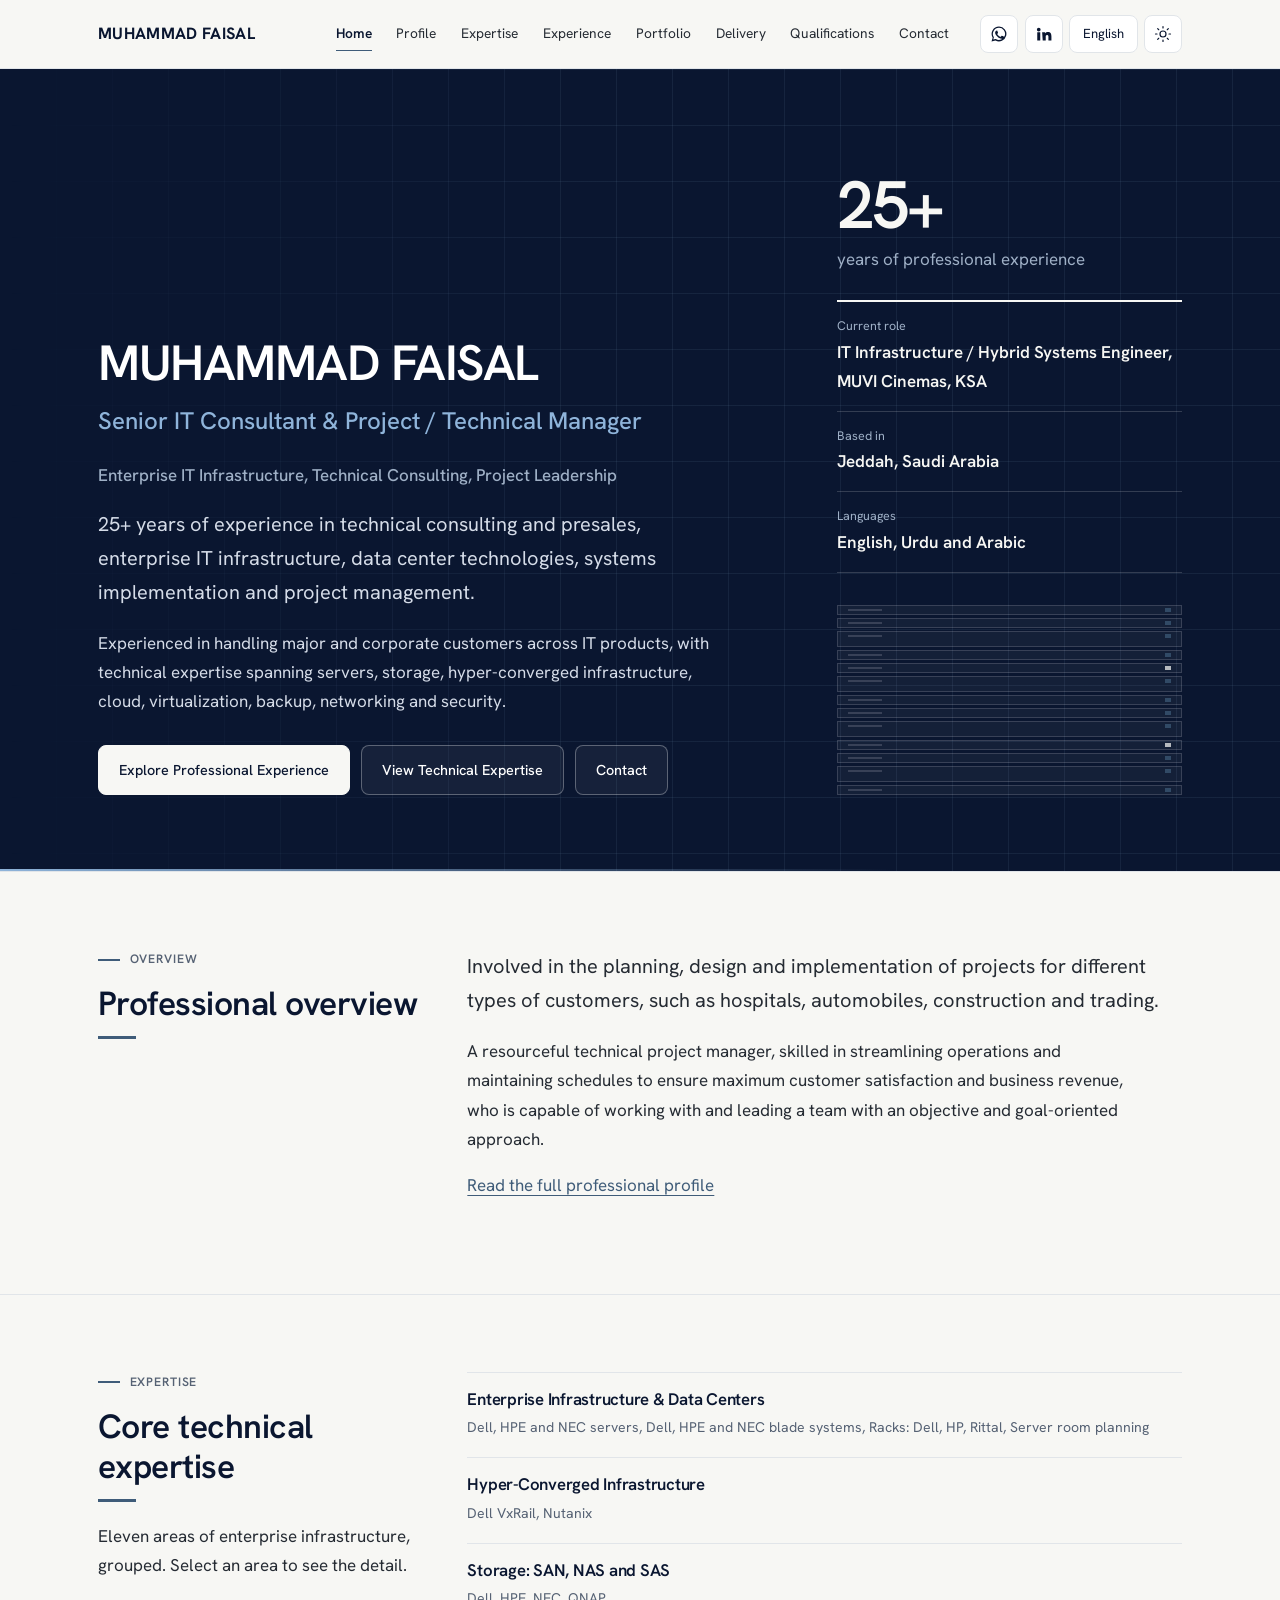
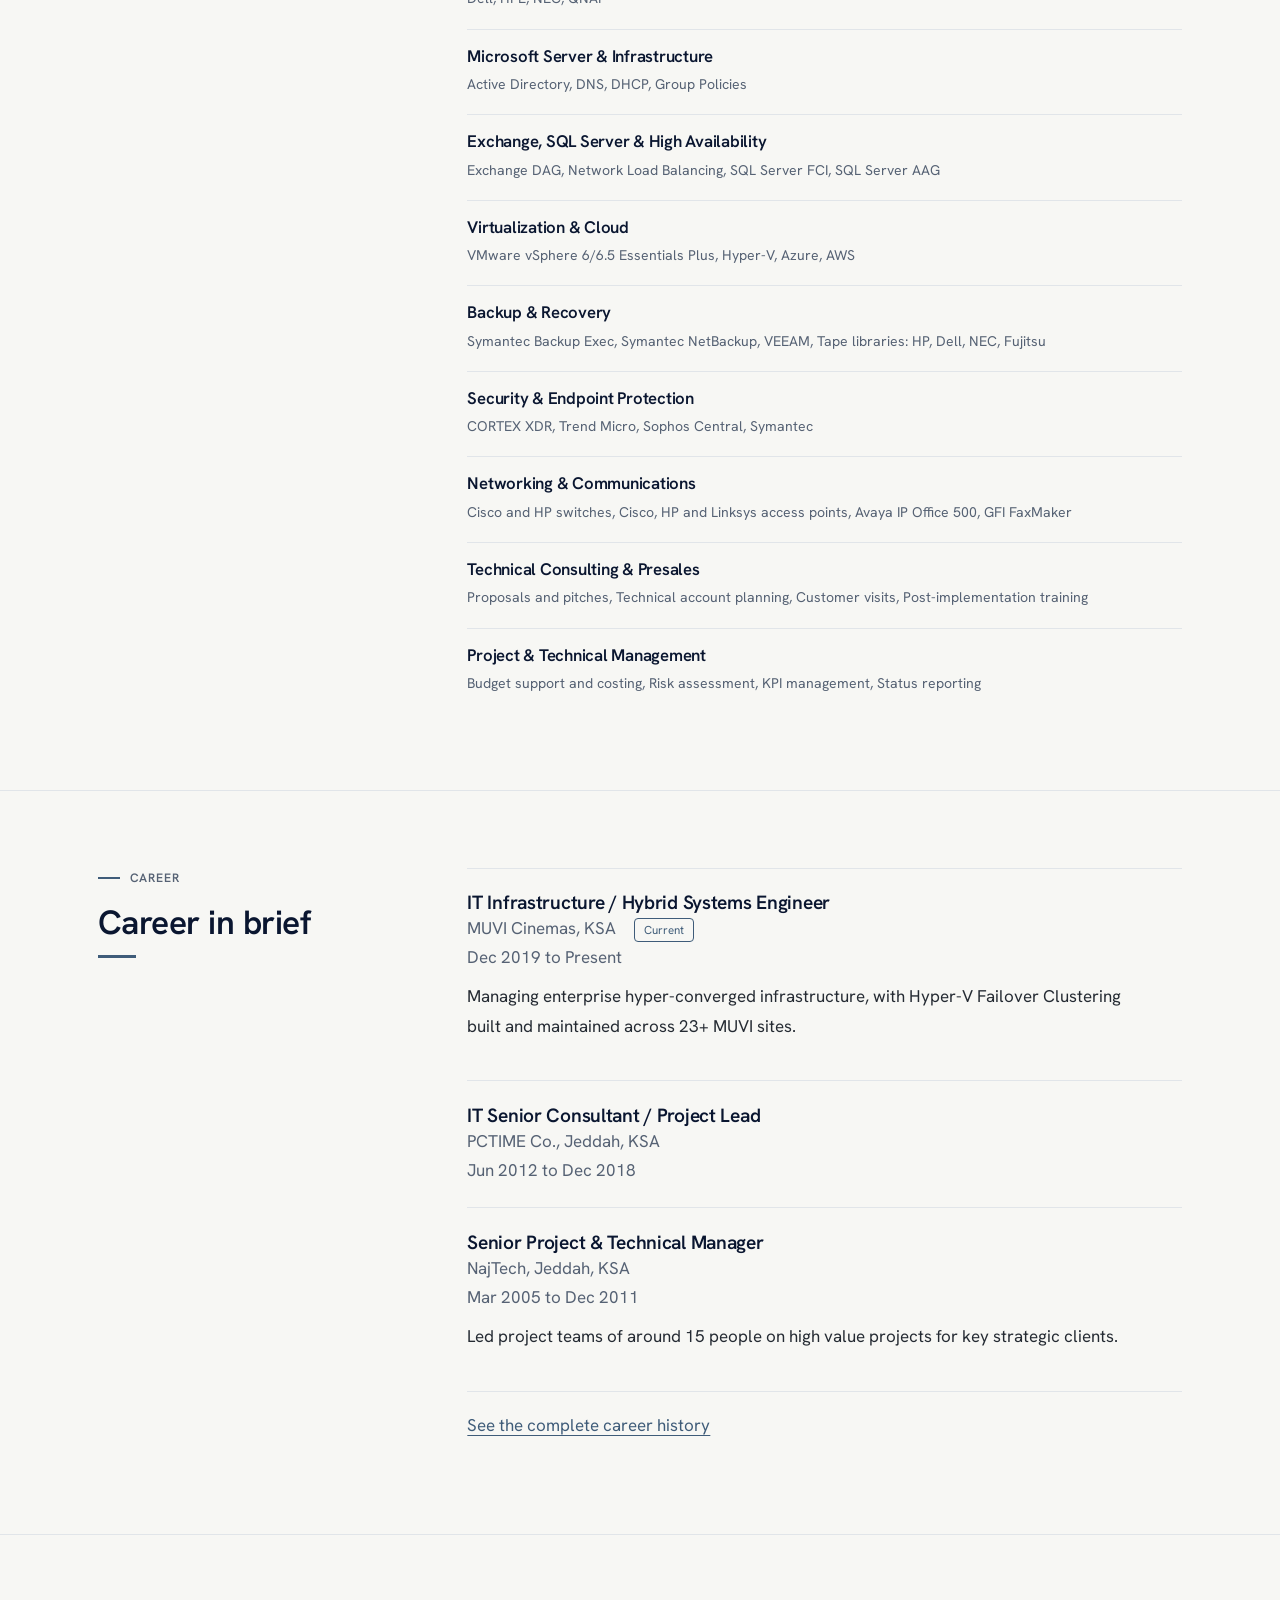
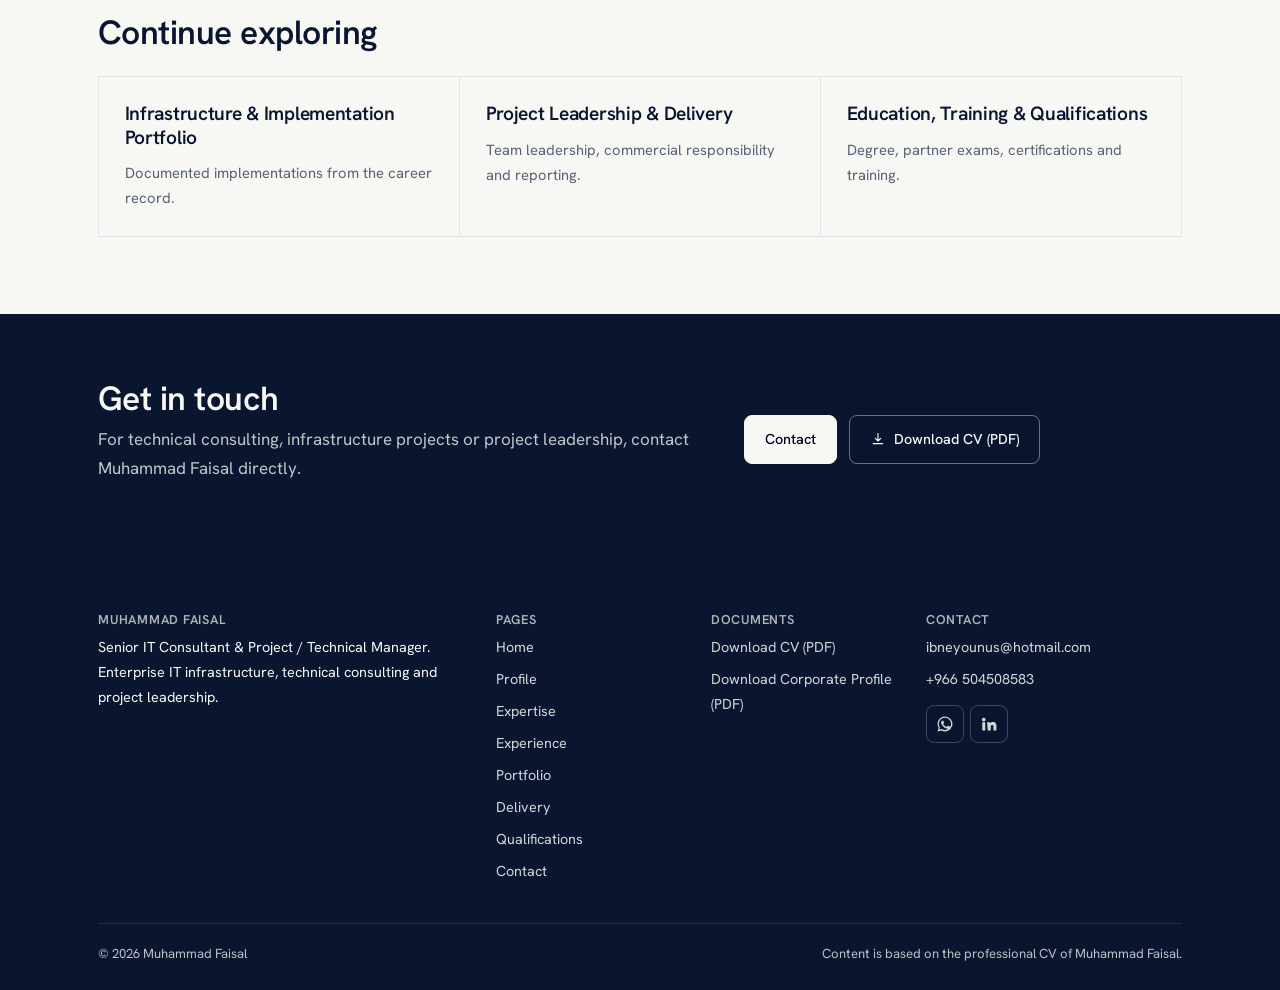
<file: index.html>
<!DOCTYPE html>
<html lang="en" dir="ltr" data-theme="light">
<head>
<meta charset="utf-8">
<meta name="viewport" content="width=device-width, initial-scale=1">
<title data-i18n="meta.home.t">Muhammad Faisal | Senior IT Consultant &amp; Project / Technical Manager</title>
<meta name="description" content="Muhammad Faisal is a Senior IT Consultant and Project / Technical Manager with 25+ years of experience in enterprise IT infrastructure, technical consulting, presales and project leadership." data-i18n-attr="content:meta.home.d">
<meta name="author" content="Muhammad Faisal">
<meta name="theme-color" content="#101B2D">
<link rel="canonical" href="https://www.example.com/">
<meta property="og:type" content="website">
<meta property="og:title" content="Muhammad Faisal | Senior IT Consultant &amp; Project / Technical Manager">
<meta property="og:description" content="Muhammad Faisal is a Senior IT Consultant and Project / Technical Manager with 25+ years of experience in enterprise IT infrastructure, technical consulting, presales and project leadership.">
<meta property="og:url" content="https://www.example.com/">
<meta property="og:image" content="https://www.example.com/assets/img/og-image.png">
<meta name="twitter:card" content="summary_large_image">
<link rel="icon" href="assets/img/favicon.svg" type="image/svg+xml">
<link rel="preconnect" href="https://fonts.googleapis.com"><link rel="preconnect" href="https://fonts.gstatic.com" crossorigin>
<link rel="stylesheet" href="https://fonts.googleapis.com/css2?family=Hanken+Grotesk:wght@400;500;600;700&display=swap">
<link rel="stylesheet" href="css/style.css">
<script>(function(){try{var t=localStorage.getItem("theme");if(!t){t=matchMedia("(prefers-color-scheme: dark)").matches?"dark":"light"}document.documentElement.setAttribute("data-theme",t)}catch(e){}})();</script>
<script type="application/ld+json">{"@context":"https://schema.org","@type":"Person","name":"Muhammad Faisal","jobTitle":"Senior IT Consultant & Project / Technical Manager","email":"mailto:ibneyounus@hotmail.com","telephone":"+966504508583","address":{"@type":"PostalAddress","addressLocality":"Jeddah","addressCountry":"SA"},"knowsLanguage":["English","Urdu","Arabic"]}</script>
</head>
<body>
<a class="skip" href="#main" data-i18n="a11y.skip">Skip to main content</a>
<header class="site-header"><div class="wrap bar">
<a class="brand" href="index.html" aria-label="Muhammad Faisal, home"><b>MUHAMMAD FAISAL</b><span data-i18n="brand.sub">Senior IT Consultant &amp; Project / Technical Manager</span></a>
<nav class="nav" id="nav" data-i18n-attr="aria-label:a11y.nav" aria-label="Primary navigation"><a href="index.html" aria-current="page" data-i18n="nav.home">Home</a><a href="profile.html" data-i18n="nav.profile">Profile</a><a href="expertise.html" data-i18n="nav.expertise">Expertise</a><a href="experience.html" data-i18n="nav.experience">Experience</a><a href="portfolio.html" data-i18n="nav.portfolio">Portfolio</a><a href="leadership.html" data-i18n="nav.leadership">Delivery</a><a href="qualifications.html" data-i18n="nav.qualifications">Qualifications</a><a href="contact.html" data-i18n="nav.contact">Contact</a></nav>
<div class="tools">
<div class="socials head"><a class="ibtn" href="https://wa.me/966504508583?text=Hello%20Muhammad%2C%20I%20found%20your%20website." data-link="whatsapp" target="_blank" rel="noopener" data-i18n-attr="aria-label:a11y.wa" aria-label="Chat on WhatsApp"><svg class="fill" viewBox="0 0 24 24" aria-hidden="true"><path d="M12.04 2a9.9 9.9 0 0 0-8.5 14.9L2 22l5.25-1.4A9.9 9.9 0 1 0 12.04 2zm0 1.8a8.1 8.1 0 1 1-4.3 15l-.3-.2-3.1.8.85-3-.2-.32A8.1 8.1 0 0 1 12.04 3.8zM8.6 7.6c-.2 0-.5.1-.75.4-.25.3-1 1-1 2.4s1.05 2.8 1.2 3c.15.2 2.05 3.2 5 4.35 2.45.95 2.95.75 3.5.7.55-.05 1.75-.7 2-1.4.25-.7.25-1.3.17-1.4-.07-.12-.27-.2-.57-.35s-1.75-.87-2.02-.97c-.27-.1-.47-.15-.67.15-.2.3-.77.97-.94 1.17-.17.2-.35.22-.65.07-.3-.15-1.25-.46-2.4-1.47-.9-.8-1.5-1.77-1.67-2.07-.17-.3-.02-.46.13-.6.13-.13.3-.35.45-.52.15-.17.2-.3.3-.5.1-.2.05-.37-.02-.52-.07-.15-.67-1.65-.92-2.25-.24-.58-.5-.5-.67-.5z"/></svg></a><a class="ibtn" href="#" data-link="linkedin" target="_blank" rel="noopener" hidden data-i18n-attr="aria-label:a11y.in" aria-label="LinkedIn profile"><svg class="fill" viewBox="0 0 24 24" aria-hidden="true"><path d="M4.98 3.5a2.5 2.5 0 1 1 0 5 2.5 2.5 0 0 1 0-5zM3 9.75h4v11H3zM9.5 9.75h3.8v1.5h.05c.53-1 1.83-1.85 3.77-1.85 4 0 4.78 2.55 4.78 5.9v5.45h-4v-4.85c0-1.16-.02-2.65-1.7-2.65s-1.9 1.27-1.9 2.57v4.93h-4z"/></svg></a></div>
<div class="lang"><label class="sr-only" for="lang" data-i18n="a11y.lang">Language</label><select id="lang" name="lang"><option value="en">English</option><option value="ar">العربية</option><option value="ur">اردو</option><option value="fa">فارسی</option><option value="zh">中文</option><option value="ja">日本語</option><option value="ko">한국어</option></select></div>
<button class="ibtn theme" type="button" id="theme" data-i18n-attr="aria-label:a11y.theme" aria-label="Switch between light and dark mode"><svg class="sun" viewBox="0 0 24 24" aria-hidden="true"><circle cx="12" cy="12" r="4"/><path d="M12 2v2M12 20v2M4.9 4.9l1.4 1.4M17.7 17.7l1.4 1.4M2 12h2M20 12h2M4.9 19.1l1.4-1.4M17.7 6.3l1.4-1.4"/></svg><svg class="moon" viewBox="0 0 24 24" aria-hidden="true"><path d="M21 12.8A9 9 0 1 1 11.2 3a7 7 0 0 0 9.8 9.8z"/></svg></button>
<button class="ibtn menu-btn" type="button" id="menu" aria-controls="nav" aria-expanded="false" data-i18n-attr="aria-label:a11y.menu" aria-label="Open or close menu"><svg viewBox="0 0 24 24" aria-hidden="true"><path d="M4 7h16M4 12h16M4 17h16"/></svg></button>
</div></div></header>
<main id="main">

<section class="hero"><div class="wrap grid">
<div class="hero-copy">
<h1 style="margin-bottom:.5rem">MUHAMMAD FAISAL</h1>
<p class="role" data-i18n="home.role">Senior IT Consultant &amp; Project / Technical Manager</p>
<p data-i18n="home.areas" style="color:var(--muted);font-weight:500">Enterprise IT Infrastructure, Technical Consulting, Project Leadership</p>
<p class="lead" data-i18n="home.lead">25+ years of experience in technical consulting and presales, enterprise IT infrastructure, data center technologies, systems implementation and project management.</p>
<p data-i18n="home.lead2">Experienced in handling major and corporate customers across IT products, with technical expertise spanning servers, storage, hyper-converged infrastructure, cloud, virtualization, backup, networking and security.</p>
<div class="btns">
<a class="btn" href="experience.html" data-i18n="home.b1">Explore Professional Experience</a>
<a class="btn alt" href="expertise.html" data-i18n="home.b2">View Technical Expertise</a>
<a class="btn alt" href="contact.html" data-i18n="nav.contact">Contact</a>
</div></div>
<aside class="hero-aside" data-i18n-attr="aria-label:home.facts" aria-label="Key facts">
<div class="big" dir="ltr">25+</div><p data-i18n="home.years" style="color:var(--muted);margin:.4rem 0 1.6rem">years of professional experience</p>
<dl class="ledger">
<div><dt data-i18n="home.f1">Current role</dt><dd><span data-i18n="role.muvi">IT Infrastructure / Hybrid Systems Engineer</span>, MUVI Cinemas, KSA</dd></div>
<div><dt data-i18n="home.f2">Based in</dt><dd data-i18n="home.f2v">Jeddah, Saudi Arabia</dd></div>
<div><dt data-i18n="home.f3">Languages</dt><dd data-i18n="home.f3v">English, Urdu and Arabic</dd></div>
</dl>
<div class="rack" aria-hidden="true"><i></i><i></i><i></i><i></i><i></i><i></i><i></i><i></i><i></i><i></i><i></i><i></i><i></i></div>
</aside></div></section>

<section class="rule"><div class="wrap grid">
<div class="side"><p class="label" data-i18n="home.ov.l">Overview</p><h2 data-i18n="home.ov.h">Professional overview</h2></div>
<div class="main">
<p class="lead" data-i18n="home.ov.p1">Involved in the planning, design and implementation of projects for different types of customers, such as hospitals, automobiles, construction and trading.</p>
<p data-i18n="home.ov.p2">A resourceful technical project manager, skilled in streamlining operations and maintaining schedules to ensure maximum customer satisfaction and business revenue, who is capable of working with and leading a team with an objective and goal-oriented approach.</p>
<p><a href="profile.html" data-i18n="home.ov.more">Read the full professional profile</a></p>
</div></div></section>

<section class="rule"><div class="wrap grid">
<div class="side"><p class="label" data-i18n="home.ex.l">Expertise</p><h2 data-i18n="home.ex.h">Core technical expertise</h2>
<p data-i18n="home.ex.p">Eleven areas of enterprise infrastructure, grouped. Select an area to see the detail.</p></div>
<div class="main"><ul><li><a href="expertise.html#c1" style="display:block;padding:1rem 0;border-top:1px solid var(--line);text-decoration:none"><h3 style="margin:0 0 .2rem;font-size:1.05rem" data-i18n="cat.c1.t">Enterprise Infrastructure &amp; Data Centers</h3><span style="color:var(--muted);font-size:.88rem">Dell, HPE and NEC servers, Dell, HPE and NEC blade systems, Racks: Dell, HP, Rittal, Server room planning</span></a></li><li><a href="expertise.html#c2" style="display:block;padding:1rem 0;border-top:1px solid var(--line);text-decoration:none"><h3 style="margin:0 0 .2rem;font-size:1.05rem" data-i18n="cat.c2.t">Hyper-Converged Infrastructure</h3><span style="color:var(--muted);font-size:.88rem">Dell VxRail, Nutanix</span></a></li><li><a href="expertise.html#c3" style="display:block;padding:1rem 0;border-top:1px solid var(--line);text-decoration:none"><h3 style="margin:0 0 .2rem;font-size:1.05rem" data-i18n="cat.c3.t">Storage: SAN, NAS and SAS</h3><span style="color:var(--muted);font-size:.88rem">Dell, HPE, NEC, QNAP</span></a></li><li><a href="expertise.html#c4" style="display:block;padding:1rem 0;border-top:1px solid var(--line);text-decoration:none"><h3 style="margin:0 0 .2rem;font-size:1.05rem" data-i18n="cat.c4.t">Microsoft Server &amp; Infrastructure</h3><span style="color:var(--muted);font-size:.88rem">Active Directory, DNS, DHCP, Group Policies</span></a></li><li><a href="expertise.html#c5" style="display:block;padding:1rem 0;border-top:1px solid var(--line);text-decoration:none"><h3 style="margin:0 0 .2rem;font-size:1.05rem" data-i18n="cat.c5.t">Exchange, SQL Server &amp; High Availability</h3><span style="color:var(--muted);font-size:.88rem">Exchange DAG, Network Load Balancing, SQL Server FCI, SQL Server AAG</span></a></li><li><a href="expertise.html#c6" style="display:block;padding:1rem 0;border-top:1px solid var(--line);text-decoration:none"><h3 style="margin:0 0 .2rem;font-size:1.05rem" data-i18n="cat.c6.t">Virtualization &amp; Cloud</h3><span style="color:var(--muted);font-size:.88rem">VMware vSphere 6/6.5 Essentials Plus, Hyper-V, Azure, AWS</span></a></li><li><a href="expertise.html#c7" style="display:block;padding:1rem 0;border-top:1px solid var(--line);text-decoration:none"><h3 style="margin:0 0 .2rem;font-size:1.05rem" data-i18n="cat.c7.t">Backup &amp; Recovery</h3><span style="color:var(--muted);font-size:.88rem">Symantec Backup Exec, Symantec NetBackup, VEEAM, Tape libraries: HP, Dell, NEC, Fujitsu</span></a></li><li><a href="expertise.html#c8" style="display:block;padding:1rem 0;border-top:1px solid var(--line);text-decoration:none"><h3 style="margin:0 0 .2rem;font-size:1.05rem" data-i18n="cat.c8.t">Security &amp; Endpoint Protection</h3><span style="color:var(--muted);font-size:.88rem">CORTEX XDR, Trend Micro, Sophos Central, Symantec</span></a></li><li><a href="expertise.html#c9" style="display:block;padding:1rem 0;border-top:1px solid var(--line);text-decoration:none"><h3 style="margin:0 0 .2rem;font-size:1.05rem" data-i18n="cat.c9.t">Networking &amp; Communications</h3><span style="color:var(--muted);font-size:.88rem">Cisco and HP switches, Cisco, HP and Linksys access points, Avaya IP Office 500, GFI FaxMaker</span></a></li><li><a href="expertise.html#c10" style="display:block;padding:1rem 0;border-top:1px solid var(--line);text-decoration:none"><h3 style="margin:0 0 .2rem;font-size:1.05rem" data-i18n="cat.c10.t">Technical Consulting &amp; Presales</h3><span style="color:var(--muted);font-size:.88rem">Proposals and pitches, Technical account planning, Customer visits, Post-implementation training</span></a></li><li><a href="expertise.html#c11" style="display:block;padding:1rem 0;border-top:1px solid var(--line);text-decoration:none"><h3 style="margin:0 0 .2rem;font-size:1.05rem" data-i18n="cat.c11.t">Project &amp; Technical Management</h3><span style="color:var(--muted);font-size:.88rem">Budget support and costing, Risk assessment, KPI management, Status reporting</span></a></li></ul></div></div></section>

<section class="rule"><div class="wrap grid">
<div class="side"><p class="label" data-i18n="home.ca.l">Career</p><h2 data-i18n="home.ca.h">Career in brief</h2></div>
<div class="main"><ul class="rows" style="display:block">
<li style="display:block"><h3 style="margin:0"><span data-i18n="role.muvi">IT Infrastructure / Hybrid Systems Engineer</span></h3><p style="margin:0;color:var(--muted)">MUVI Cinemas, KSA &nbsp;<span class="status" data-i18n="exp.current">Current</span><br><span data-i18n="dt.muvi">Dec 2019 to Present</span></p>
<p style="margin-top:.6rem"><span data-i18n="home.ca.m">Managing enterprise hyper-converged infrastructure, with Hyper-V Failover Clustering built and maintained across 23+ MUVI sites.</span></p></li>
<li style="display:block"><h3 style="margin:0"><span data-i18n="role.pct">IT Senior Consultant / Project Lead</span></h3><p style="margin:0;color:var(--muted)">PCTIME Co., Jeddah, KSA<br><span data-i18n="dt.pct">Jun 2012 to Dec 2018</span></p></li>
<li style="display:block"><h3 style="margin:0"><span data-i18n="role.naj">Senior Project &amp; Technical Manager</span></h3><p style="margin:0;color:var(--muted)">NajTech, Jeddah, KSA<br><span data-i18n="dt.naj">Mar 2005 to Dec 2011</span></p>
<p style="margin-top:.6rem"><span data-i18n="home.ca.n">Led project teams of around 15 people on high value projects for key strategic clients.</span></p></li>
</ul><p style="margin-top:1.2rem"><a href="experience.html" data-i18n="home.ca.more">See the complete career history</a></p></div></div></section>

<section class="rule"><div class="wrap">
<h2 data-i18n="home.ex2.h">Continue exploring</h2>
<div class="teasers" style="margin-top:1.5rem">
<a href="portfolio.html"><h3 data-i18n="tz.1.h">Infrastructure &amp; Implementation Portfolio</h3><p data-i18n="tz.1.p">Documented implementations from the career record.</p></a>
<a href="leadership.html"><h3 data-i18n="tz.2.h">Project Leadership &amp; Delivery</h3><p data-i18n="tz.2.p">Team leadership, commercial responsibility and reporting.</p></a>
<a href="qualifications.html"><h3 data-i18n="tz.3.h">Education, Training &amp; Qualifications</h3><p data-i18n="tz.3.p">Degree, partner exams, certifications and training.</p></a>
</div></div></section>
<section class="cta"><div class="wrap grid cta-grid">
<div class="cta-l"><h2 data-i18n="cta.h">Get in touch</h2><p data-i18n="cta.p">For technical consulting, infrastructure projects or project leadership, contact Muhammad Faisal directly.</p></div>
<div class="btns cta-r"><a class="btn" href="contact.html" data-i18n="cta.btn">Contact</a>
<a class="btn alt" href="assets/downloads/Muhammad_Faisal_CV.pdf" download data-link="cv"><svg viewBox="0 0 24 24" aria-hidden="true"><path d="M12 4v11m0 0-4-4m4 4 4-4M5 19h14"/></svg><span data-i18n="dl.cv">Download CV (PDF)</span></a></div>
</div></section>
</main>
<footer class="site-footer"><div class="wrap">
<div class="foot-grid">
<div><h4>Muhammad Faisal</h4><p data-i18n="foot.blurb">Senior IT Consultant &amp; Project / Technical Manager. Enterprise IT infrastructure, technical consulting and project leadership.</p></div>
<div><h4 data-i18n="foot.pages">Pages</h4><ul><li><a href="index.html" data-i18n="nav.home">Home</a></li><li><a href="profile.html" data-i18n="nav.profile">Profile</a></li><li><a href="expertise.html" data-i18n="nav.expertise">Expertise</a></li><li><a href="experience.html" data-i18n="nav.experience">Experience</a></li><li><a href="portfolio.html" data-i18n="nav.portfolio">Portfolio</a></li><li><a href="leadership.html" data-i18n="nav.leadership">Delivery</a></li><li><a href="qualifications.html" data-i18n="nav.qualifications">Qualifications</a></li><li><a href="contact.html" data-i18n="nav.contact">Contact</a></li></ul></div>
<div><h4 data-i18n="foot.docs">Documents</h4><ul>
<li><a href="assets/downloads/Muhammad_Faisal_CV.pdf" download data-link="cv" data-i18n="dl.cv">Download CV (PDF)</a></li>
<li><a href="assets/downloads/Muhammad_Faisal_Corporate_Profile.pdf" download data-link="profile" data-i18n="dl.profile">Download Corporate Profile (PDF)</a></li></ul></div>
<div><h4 data-i18n="foot.contact">Contact</h4><ul>
<li><a href="mailto:ibneyounus@hotmail.com" data-link="email">ibneyounus@hotmail.com</a></li>
<li><a href="tel:+966504508583" data-link="phone" dir="ltr">+966 504508583</a></li></ul>
<div style="margin-top:.8rem"><div class="socials "><a class="ibtn" href="https://wa.me/966504508583?text=Hello%20Muhammad%2C%20I%20found%20your%20website." data-link="whatsapp" target="_blank" rel="noopener" data-i18n-attr="aria-label:a11y.wa" aria-label="Chat on WhatsApp"><svg class="fill" viewBox="0 0 24 24" aria-hidden="true"><path d="M12.04 2a9.9 9.9 0 0 0-8.5 14.9L2 22l5.25-1.4A9.9 9.9 0 1 0 12.04 2zm0 1.8a8.1 8.1 0 1 1-4.3 15l-.3-.2-3.1.8.85-3-.2-.32A8.1 8.1 0 0 1 12.04 3.8zM8.6 7.6c-.2 0-.5.1-.75.4-.25.3-1 1-1 2.4s1.05 2.8 1.2 3c.15.2 2.05 3.2 5 4.35 2.45.95 2.95.75 3.5.7.55-.05 1.75-.7 2-1.4.25-.7.25-1.3.17-1.4-.07-.12-.27-.2-.57-.35s-1.75-.87-2.02-.97c-.27-.1-.47-.15-.67.15-.2.3-.77.97-.94 1.17-.17.2-.35.22-.65.07-.3-.15-1.25-.46-2.4-1.47-.9-.8-1.5-1.77-1.67-2.07-.17-.3-.02-.46.13-.6.13-.13.3-.35.45-.52.15-.17.2-.3.3-.5.1-.2.05-.37-.02-.52-.07-.15-.67-1.65-.92-2.25-.24-.58-.5-.5-.67-.5z"/></svg></a><a class="ibtn" href="#" data-link="linkedin" target="_blank" rel="noopener" hidden data-i18n-attr="aria-label:a11y.in" aria-label="LinkedIn profile"><svg class="fill" viewBox="0 0 24 24" aria-hidden="true"><path d="M4.98 3.5a2.5 2.5 0 1 1 0 5 2.5 2.5 0 0 1 0-5zM3 9.75h4v11H3zM9.5 9.75h3.8v1.5h.05c.53-1 1.83-1.85 3.77-1.85 4 0 4.78 2.55 4.78 5.9v5.45h-4v-4.85c0-1.16-.02-2.65-1.7-2.65s-1.9 1.27-1.9 2.57v4.93h-4z"/></svg></a></div></div></div>
</div>
<div class="legal"><span>&copy; 2026 Muhammad Faisal</span><span data-i18n="foot.legal">Content is based on the professional CV of Muhammad Faisal.</span></div>
</div></footer>
<script src="js/config.js"></script>
<script src="js/site.js"></script>
</body>
</html>
</file>
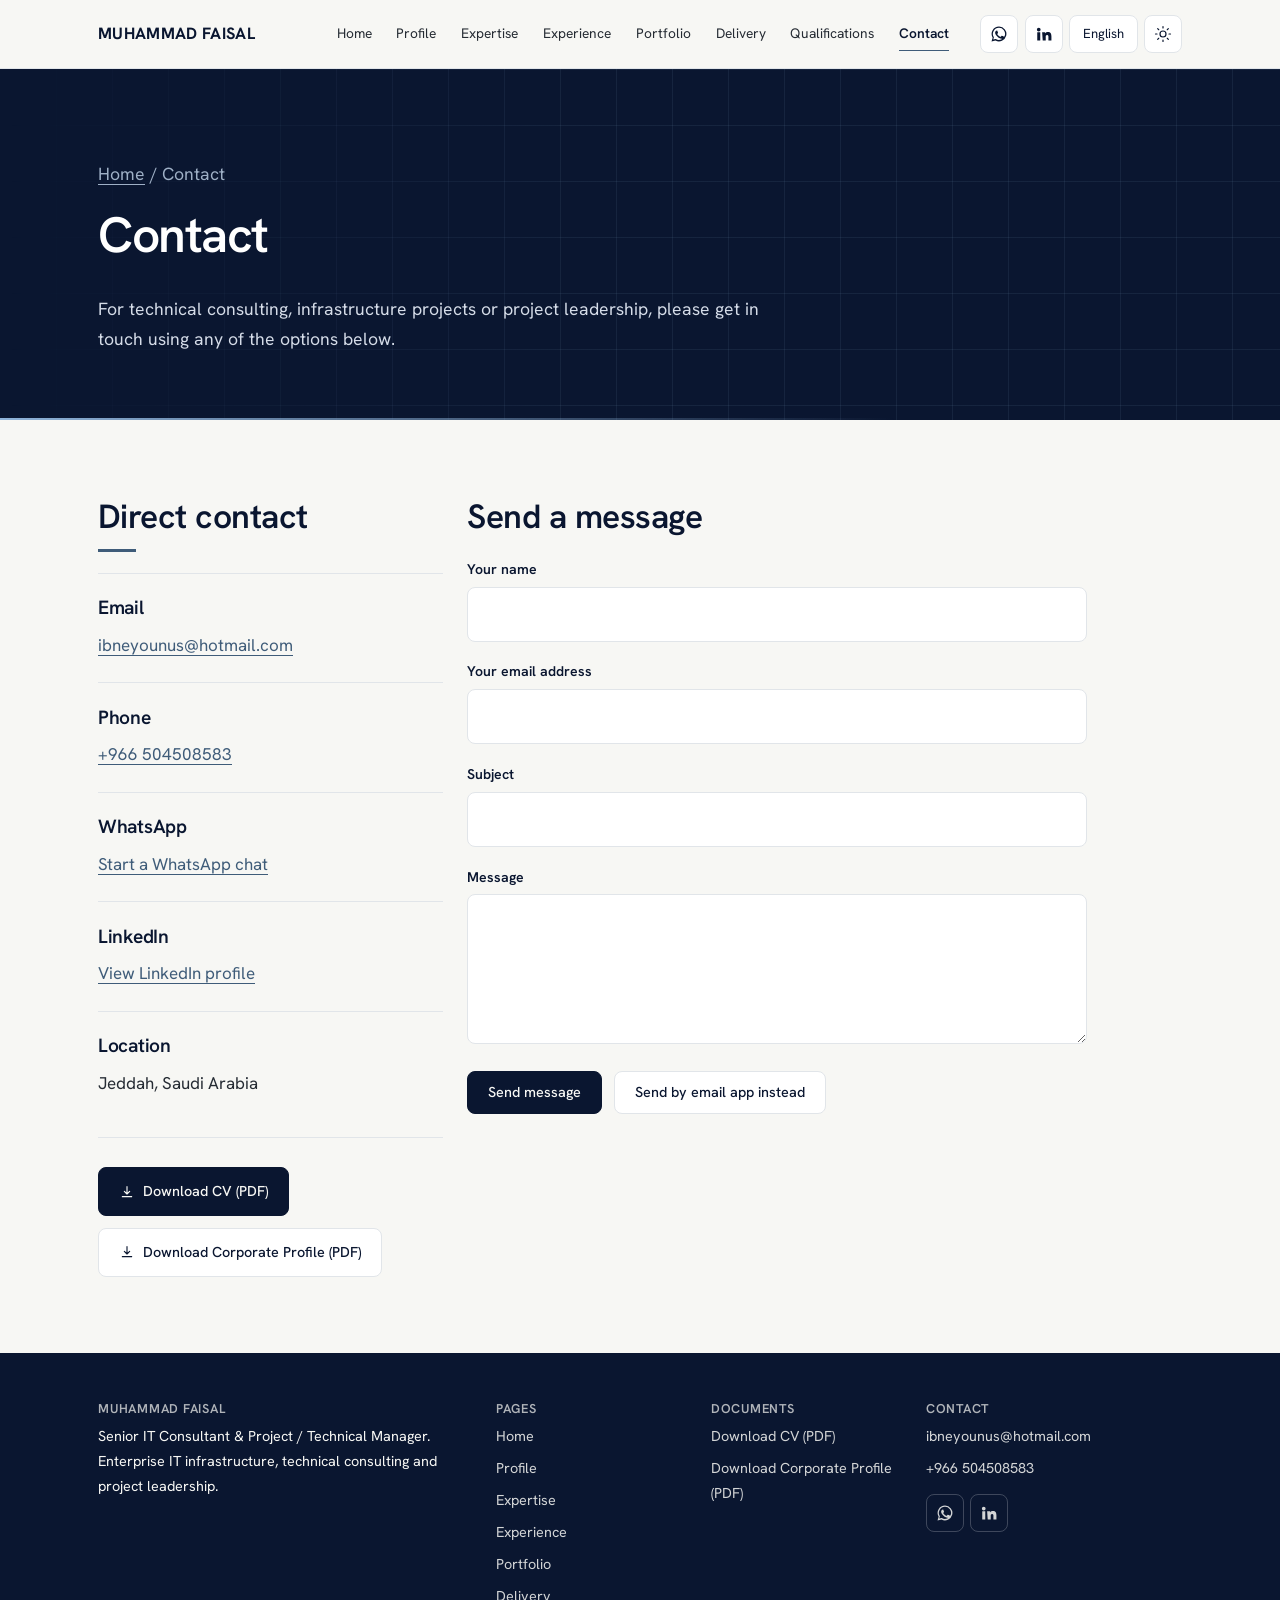
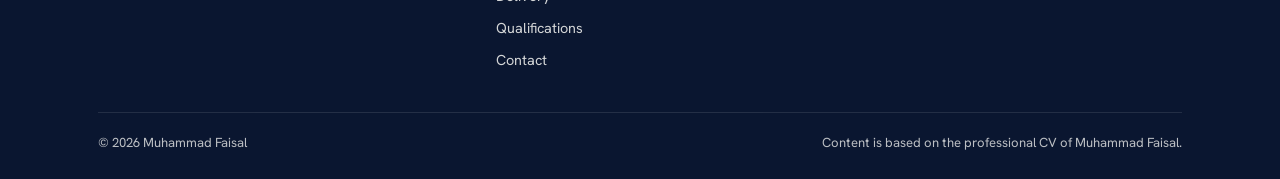
<file: contact.html>
<!DOCTYPE html>
<html lang="en" dir="ltr" data-theme="light">
<head>
<meta charset="utf-8">
<meta name="viewport" content="width=device-width, initial-scale=1">
<title data-i18n="meta.ct.t">Contact | Muhammad Faisal</title>
<meta name="description" content="Contact Muhammad Faisal, Senior IT Consultant and Project / Technical Manager, by email, phone or WhatsApp." data-i18n-attr="content:meta.ct.d">
<meta name="author" content="Muhammad Faisal">
<meta name="theme-color" content="#101B2D">
<link rel="canonical" href="https://www.example.com/contact.html">
<meta property="og:type" content="website">
<meta property="og:title" content="Contact | Muhammad Faisal">
<meta property="og:description" content="Contact Muhammad Faisal, Senior IT Consultant and Project / Technical Manager, by email, phone or WhatsApp.">
<meta property="og:url" content="https://www.example.com/contact.html">
<meta property="og:image" content="https://www.example.com/assets/img/og-image.png">
<meta name="twitter:card" content="summary_large_image">
<link rel="icon" href="assets/img/favicon.svg" type="image/svg+xml">
<link rel="preconnect" href="https://fonts.googleapis.com"><link rel="preconnect" href="https://fonts.gstatic.com" crossorigin>
<link rel="stylesheet" href="https://fonts.googleapis.com/css2?family=Hanken+Grotesk:wght@400;500;600;700&display=swap">
<link rel="stylesheet" href="css/style.css">
<script>(function(){try{var t=localStorage.getItem("theme");if(!t){t=matchMedia("(prefers-color-scheme: dark)").matches?"dark":"light"}document.documentElement.setAttribute("data-theme",t)}catch(e){}})();</script>
</head>
<body>
<a class="skip" href="#main" data-i18n="a11y.skip">Skip to main content</a>
<header class="site-header"><div class="wrap bar">
<a class="brand" href="index.html" aria-label="Muhammad Faisal, home"><b>MUHAMMAD FAISAL</b><span data-i18n="brand.sub">Senior IT Consultant &amp; Project / Technical Manager</span></a>
<nav class="nav" id="nav" data-i18n-attr="aria-label:a11y.nav" aria-label="Primary navigation"><a href="index.html" data-i18n="nav.home">Home</a><a href="profile.html" data-i18n="nav.profile">Profile</a><a href="expertise.html" data-i18n="nav.expertise">Expertise</a><a href="experience.html" data-i18n="nav.experience">Experience</a><a href="portfolio.html" data-i18n="nav.portfolio">Portfolio</a><a href="leadership.html" data-i18n="nav.leadership">Delivery</a><a href="qualifications.html" data-i18n="nav.qualifications">Qualifications</a><a href="contact.html" aria-current="page" data-i18n="nav.contact">Contact</a></nav>
<div class="tools">
<div class="socials head"><a class="ibtn" href="https://wa.me/966504508583?text=Hello%20Muhammad%2C%20I%20found%20your%20website." data-link="whatsapp" target="_blank" rel="noopener" data-i18n-attr="aria-label:a11y.wa" aria-label="Chat on WhatsApp"><svg class="fill" viewBox="0 0 24 24" aria-hidden="true"><path d="M12.04 2a9.9 9.9 0 0 0-8.5 14.9L2 22l5.25-1.4A9.9 9.9 0 1 0 12.04 2zm0 1.8a8.1 8.1 0 1 1-4.3 15l-.3-.2-3.1.8.85-3-.2-.32A8.1 8.1 0 0 1 12.04 3.8zM8.6 7.6c-.2 0-.5.1-.75.4-.25.3-1 1-1 2.4s1.05 2.8 1.2 3c.15.2 2.05 3.2 5 4.35 2.45.95 2.95.75 3.5.7.55-.05 1.75-.7 2-1.4.25-.7.25-1.3.17-1.4-.07-.12-.27-.2-.57-.35s-1.75-.87-2.02-.97c-.27-.1-.47-.15-.67.15-.2.3-.77.97-.94 1.17-.17.2-.35.22-.65.07-.3-.15-1.25-.46-2.4-1.47-.9-.8-1.5-1.77-1.67-2.07-.17-.3-.02-.46.13-.6.13-.13.3-.35.45-.52.15-.17.2-.3.3-.5.1-.2.05-.37-.02-.52-.07-.15-.67-1.65-.92-2.25-.24-.58-.5-.5-.67-.5z"/></svg></a><a class="ibtn" href="#" data-link="linkedin" target="_blank" rel="noopener" hidden data-i18n-attr="aria-label:a11y.in" aria-label="LinkedIn profile"><svg class="fill" viewBox="0 0 24 24" aria-hidden="true"><path d="M4.98 3.5a2.5 2.5 0 1 1 0 5 2.5 2.5 0 0 1 0-5zM3 9.75h4v11H3zM9.5 9.75h3.8v1.5h.05c.53-1 1.83-1.85 3.77-1.85 4 0 4.78 2.55 4.78 5.9v5.45h-4v-4.85c0-1.16-.02-2.65-1.7-2.65s-1.9 1.27-1.9 2.57v4.93h-4z"/></svg></a></div>
<div class="lang"><label class="sr-only" for="lang" data-i18n="a11y.lang">Language</label><select id="lang" name="lang"><option value="en">English</option><option value="ar">العربية</option><option value="ur">اردو</option><option value="fa">فارسی</option><option value="zh">中文</option><option value="ja">日本語</option><option value="ko">한국어</option></select></div>
<button class="ibtn theme" type="button" id="theme" data-i18n-attr="aria-label:a11y.theme" aria-label="Switch between light and dark mode"><svg class="sun" viewBox="0 0 24 24" aria-hidden="true"><circle cx="12" cy="12" r="4"/><path d="M12 2v2M12 20v2M4.9 4.9l1.4 1.4M17.7 17.7l1.4 1.4M2 12h2M20 12h2M4.9 19.1l1.4-1.4M17.7 6.3l1.4-1.4"/></svg><svg class="moon" viewBox="0 0 24 24" aria-hidden="true"><path d="M21 12.8A9 9 0 1 1 11.2 3a7 7 0 0 0 9.8 9.8z"/></svg></button>
<button class="ibtn menu-btn" type="button" id="menu" aria-controls="nav" aria-expanded="false" data-i18n-attr="aria-label:a11y.menu" aria-label="Open or close menu"><svg viewBox="0 0 24 24" aria-hidden="true"><path d="M4 7h16M4 12h16M4 17h16"/></svg></button>
</div></div></header>
<main id="main">
<div class="page-head"><div class="wrap">
<p class="crumb"><a href="index.html" data-i18n="nav.home">Home</a> / <span data-i18n="nav.contact">Contact</span></p>
<h1 data-i18n="ct.h">Contact</h1>
<p class="lead" data-i18n="ct.p">For technical consulting, infrastructure projects or project leadership, please get in touch using any of the options below.</p>
</div></div>
<section><div class="wrap grid">
<div class="side"><h2 data-i18n="ct.d.h">Direct contact</h2>
<ul class="rows" style="display:block;margin-top:1.2rem">
<li style="display:block"><h3 data-i18n="ct.e">Email</h3><a href="mailto:ibneyounus@hotmail.com" data-link="email">ibneyounus@hotmail.com</a></li>
<li style="display:block"><h3 data-i18n="ct.ph">Phone</h3><a href="tel:+966504508583" data-link="phone" dir="ltr">+966 504508583</a></li>
<li style="display:block"><h3 data-i18n="ct.wa">WhatsApp</h3><a href="https://wa.me/966504508583?text=Hello%20Muhammad%2C%20I%20found%20your%20website." data-link="whatsapp" target="_blank" rel="noopener" data-i18n="ct.wa.a">Start a WhatsApp chat</a></li>
<li style="display:block" data-link-wrap="linkedin" hidden><h3 data-i18n="ct.in">LinkedIn</h3><a href="#" data-link="linkedin" target="_blank" rel="noopener" data-i18n="ct.in.a">View LinkedIn profile</a></li>
<li style="display:block"><h3 data-i18n="ct.loc">Location</h3><p data-i18n="ct.locv">Jeddah, Saudi Arabia</p></li>
</ul>
<div class="btns"><a class="btn" href="assets/downloads/Muhammad_Faisal_CV.pdf" download data-link="cv"><svg viewBox="0 0 24 24" aria-hidden="true"><path d="M12 4v11m0 0-4-4m4 4 4-4M5 19h14"/></svg><span data-i18n="dl.cv">Download CV (PDF)</span></a>
<a class="btn alt" href="assets/downloads/Muhammad_Faisal_Corporate_Profile.pdf" download data-link="profile"><svg viewBox="0 0 24 24" aria-hidden="true"><path d="M12 4v11m0 0-4-4m4 4 4-4M5 19h14"/></svg><span data-i18n="dl.profile">Download Corporate Profile (PDF)</span></a></div>
</div>
<div class="main"><h2 data-i18n="ct.f.h">Send a message</h2>
<form class="form" id="contact-form" method="post" action="contact.php" novalidate>
<div class="field"><label for="f-name" data-i18n="ct.f.n">Your name</label><input id="f-name" name="name" type="text" autocomplete="name" required></div>
<div class="field"><label for="f-email" data-i18n="ct.f.e">Your email address</label><input id="f-email" name="email" type="email" autocomplete="email" required></div>
<div class="field"><label for="f-subject" data-i18n="ct.f.s">Subject</label><input id="f-subject" name="subject" type="text"></div>
<div class="field"><label for="f-msg" data-i18n="ct.f.m">Message</label><textarea id="f-msg" name="message" required></textarea></div>
<div class="hp" aria-hidden="true"><label>Leave this field empty<input type="text" name="website" tabindex="-1" autocomplete="off"></label></div>
<input type="hidden" name="t" id="f-time" value="">
<div class="btns" style="margin:0"><button class="btn" type="submit" data-i18n="ct.f.send">Send message</button>
<button class="btn alt" type="button" id="mail-fallback" data-i18n="ct.f.mail">Send by email app instead</button></div>
<p class="status-msg" id="form-status" role="status" aria-live="polite"></p>
</form>

</div></div></section>
</main>
<footer class="site-footer"><div class="wrap">
<div class="foot-grid">
<div><h4>Muhammad Faisal</h4><p data-i18n="foot.blurb">Senior IT Consultant &amp; Project / Technical Manager. Enterprise IT infrastructure, technical consulting and project leadership.</p></div>
<div><h4 data-i18n="foot.pages">Pages</h4><ul><li><a href="index.html" data-i18n="nav.home">Home</a></li><li><a href="profile.html" data-i18n="nav.profile">Profile</a></li><li><a href="expertise.html" data-i18n="nav.expertise">Expertise</a></li><li><a href="experience.html" data-i18n="nav.experience">Experience</a></li><li><a href="portfolio.html" data-i18n="nav.portfolio">Portfolio</a></li><li><a href="leadership.html" data-i18n="nav.leadership">Delivery</a></li><li><a href="qualifications.html" data-i18n="nav.qualifications">Qualifications</a></li><li><a href="contact.html" data-i18n="nav.contact">Contact</a></li></ul></div>
<div><h4 data-i18n="foot.docs">Documents</h4><ul>
<li><a href="assets/downloads/Muhammad_Faisal_CV.pdf" download data-link="cv" data-i18n="dl.cv">Download CV (PDF)</a></li>
<li><a href="assets/downloads/Muhammad_Faisal_Corporate_Profile.pdf" download data-link="profile" data-i18n="dl.profile">Download Corporate Profile (PDF)</a></li></ul></div>
<div><h4 data-i18n="foot.contact">Contact</h4><ul>
<li><a href="mailto:ibneyounus@hotmail.com" data-link="email">ibneyounus@hotmail.com</a></li>
<li><a href="tel:+966504508583" data-link="phone" dir="ltr">+966 504508583</a></li></ul>
<div style="margin-top:.8rem"><div class="socials "><a class="ibtn" href="https://wa.me/966504508583?text=Hello%20Muhammad%2C%20I%20found%20your%20website." data-link="whatsapp" target="_blank" rel="noopener" data-i18n-attr="aria-label:a11y.wa" aria-label="Chat on WhatsApp"><svg class="fill" viewBox="0 0 24 24" aria-hidden="true"><path d="M12.04 2a9.9 9.9 0 0 0-8.5 14.9L2 22l5.25-1.4A9.9 9.9 0 1 0 12.04 2zm0 1.8a8.1 8.1 0 1 1-4.3 15l-.3-.2-3.1.8.85-3-.2-.32A8.1 8.1 0 0 1 12.04 3.8zM8.6 7.6c-.2 0-.5.1-.75.4-.25.3-1 1-1 2.4s1.05 2.8 1.2 3c.15.2 2.05 3.2 5 4.35 2.45.95 2.95.75 3.5.7.55-.05 1.75-.7 2-1.4.25-.7.25-1.3.17-1.4-.07-.12-.27-.2-.57-.35s-1.75-.87-2.02-.97c-.27-.1-.47-.15-.67.15-.2.3-.77.97-.94 1.17-.17.2-.35.22-.65.07-.3-.15-1.25-.46-2.4-1.47-.9-.8-1.5-1.77-1.67-2.07-.17-.3-.02-.46.13-.6.13-.13.3-.35.45-.52.15-.17.2-.3.3-.5.1-.2.05-.37-.02-.52-.07-.15-.67-1.65-.92-2.25-.24-.58-.5-.5-.67-.5z"/></svg></a><a class="ibtn" href="#" data-link="linkedin" target="_blank" rel="noopener" hidden data-i18n-attr="aria-label:a11y.in" aria-label="LinkedIn profile"><svg class="fill" viewBox="0 0 24 24" aria-hidden="true"><path d="M4.98 3.5a2.5 2.5 0 1 1 0 5 2.5 2.5 0 0 1 0-5zM3 9.75h4v11H3zM9.5 9.75h3.8v1.5h.05c.53-1 1.83-1.85 3.77-1.85 4 0 4.78 2.55 4.78 5.9v5.45h-4v-4.85c0-1.16-.02-2.65-1.7-2.65s-1.9 1.27-1.9 2.57v4.93h-4z"/></svg></a></div></div></div>
</div>
<div class="legal"><span>&copy; 2026 Muhammad Faisal</span><span data-i18n="foot.legal">Content is based on the professional CV of Muhammad Faisal.</span></div>
</div></footer>
<script src="js/config.js"></script>
<script src="js/site.js"></script>
</body>
</html>
</file>
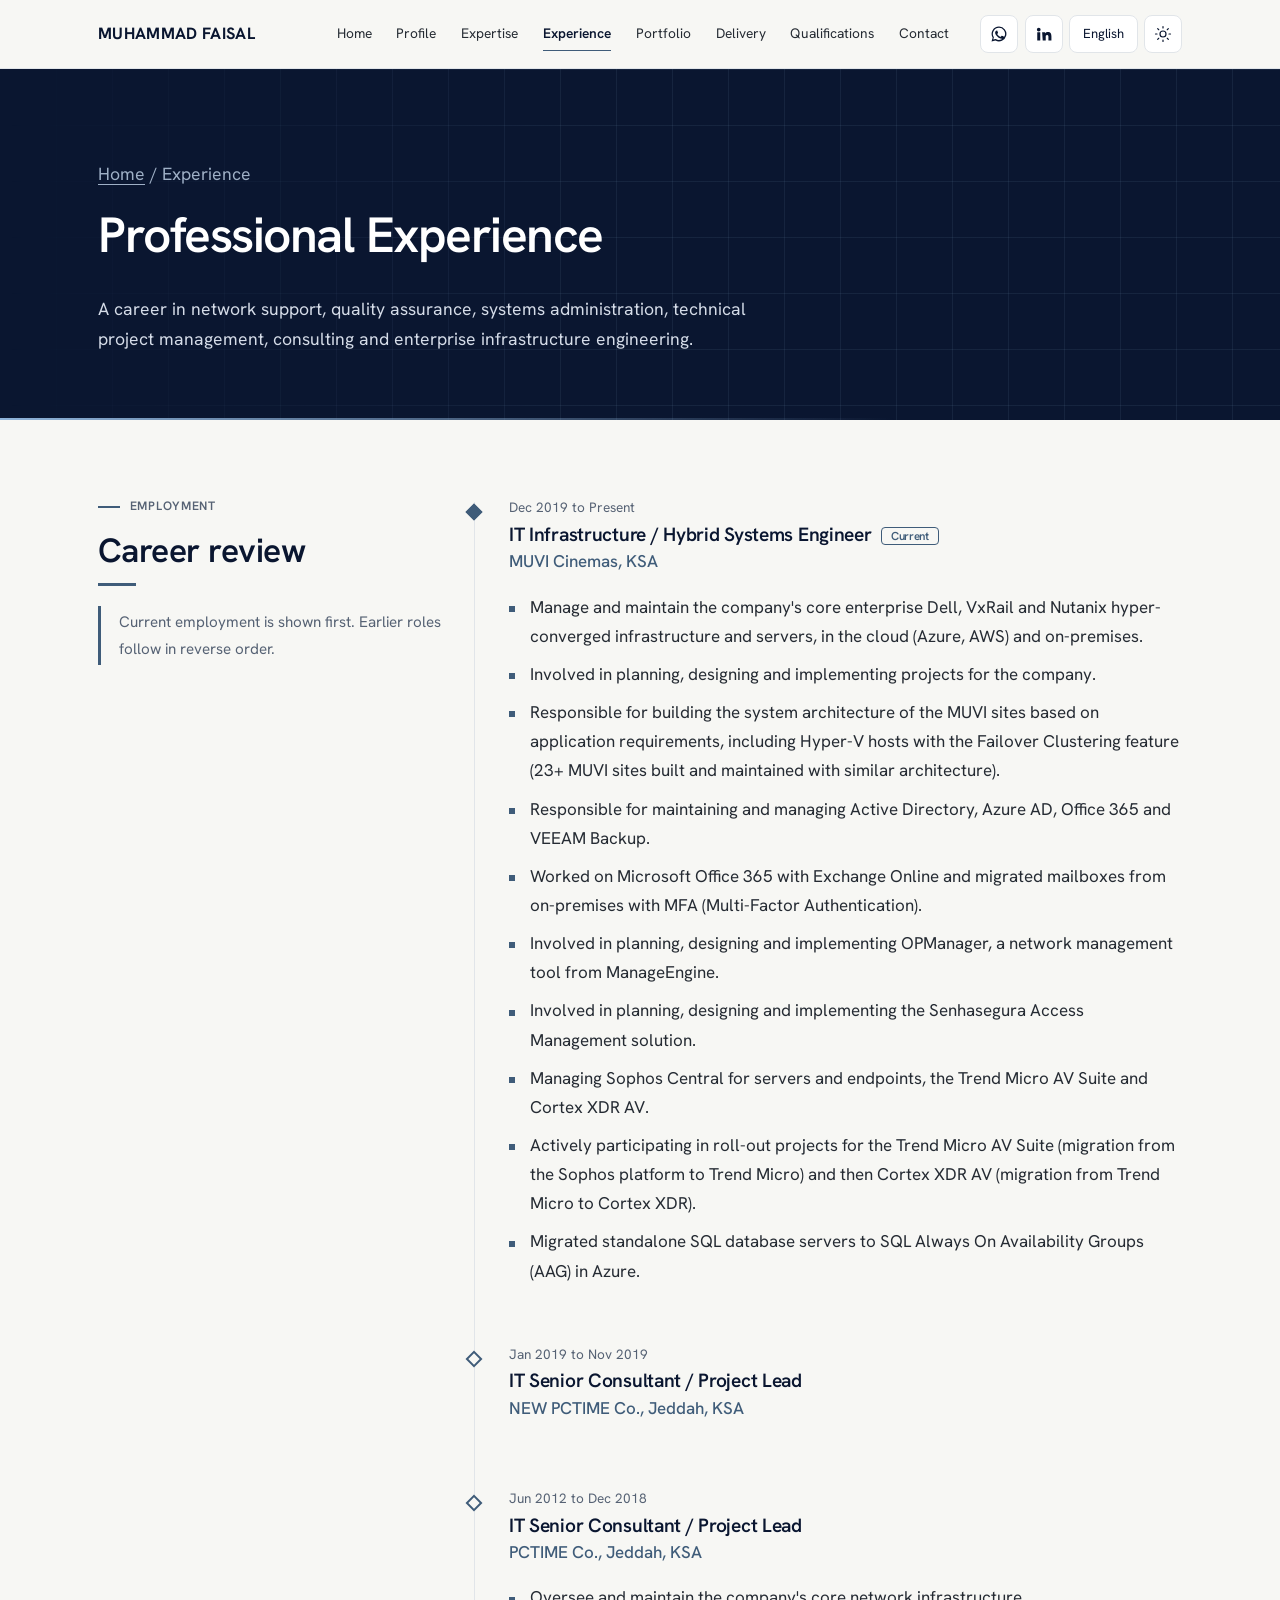
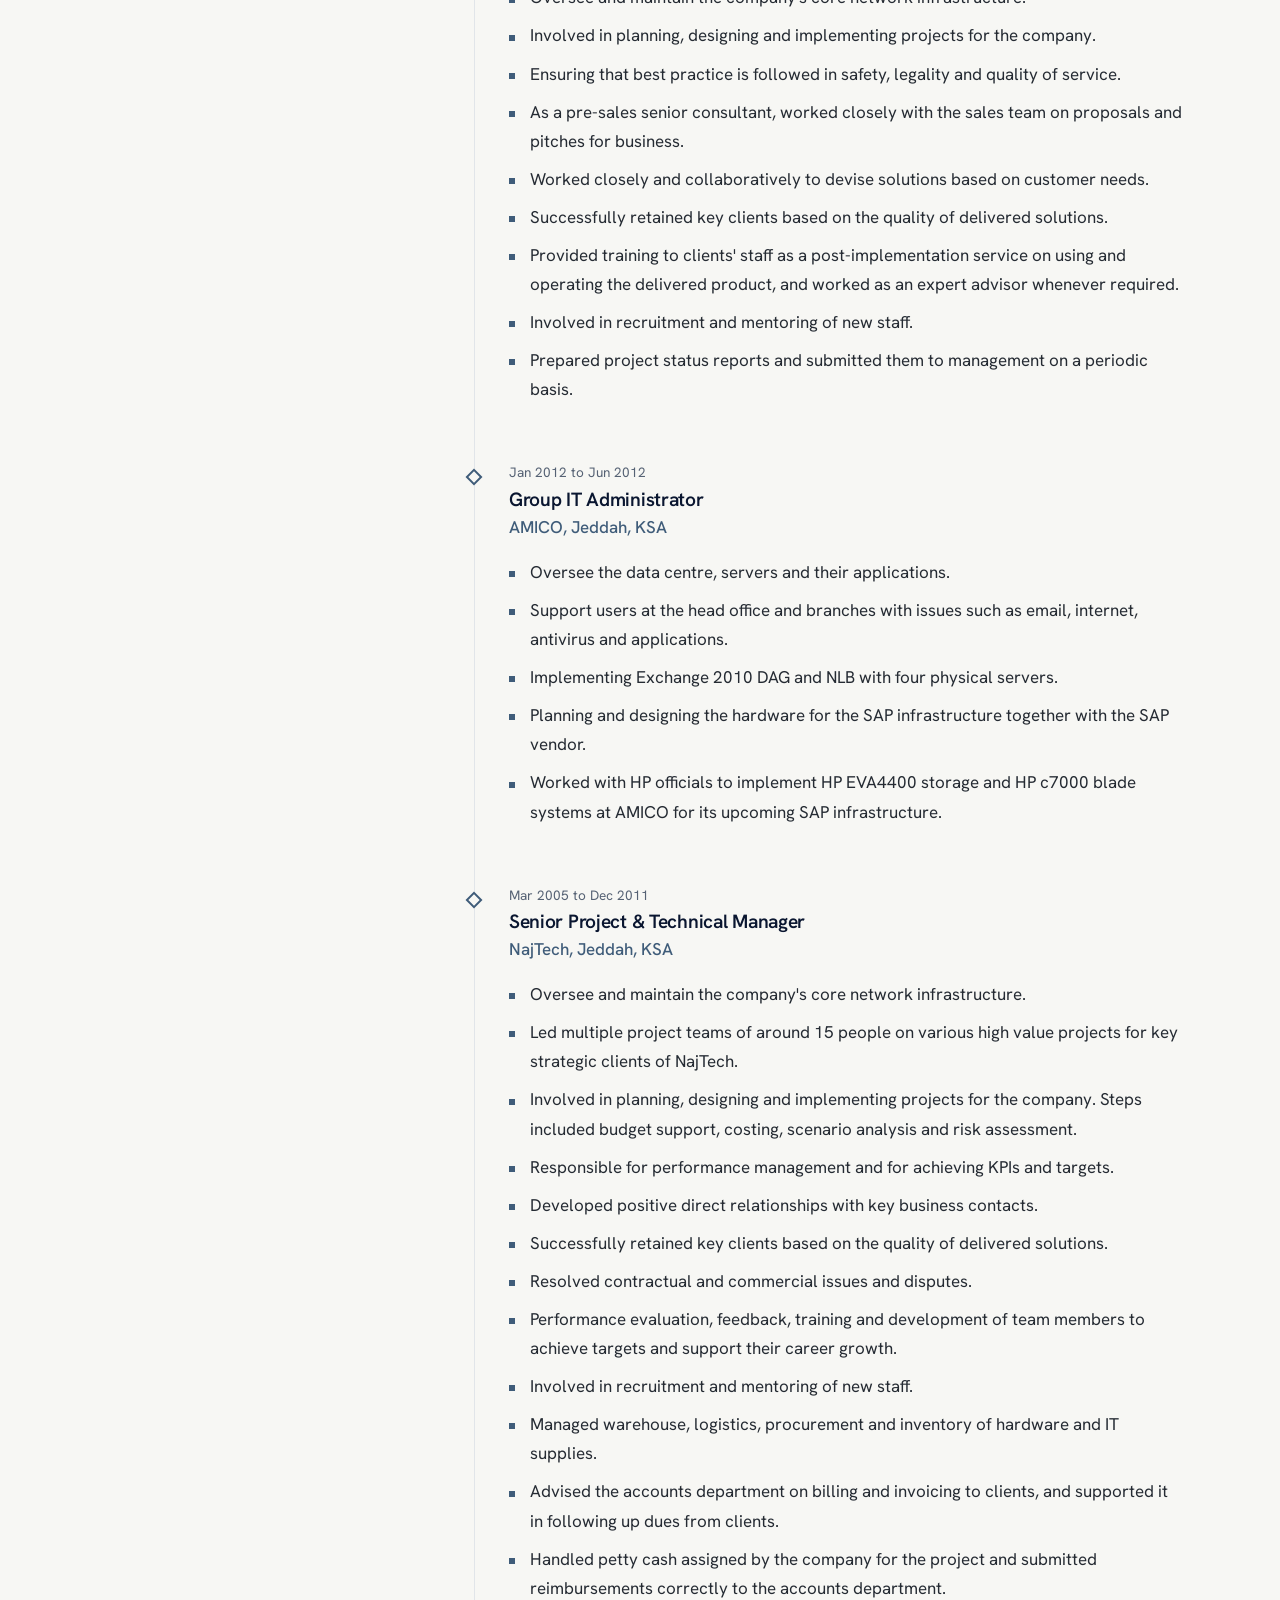
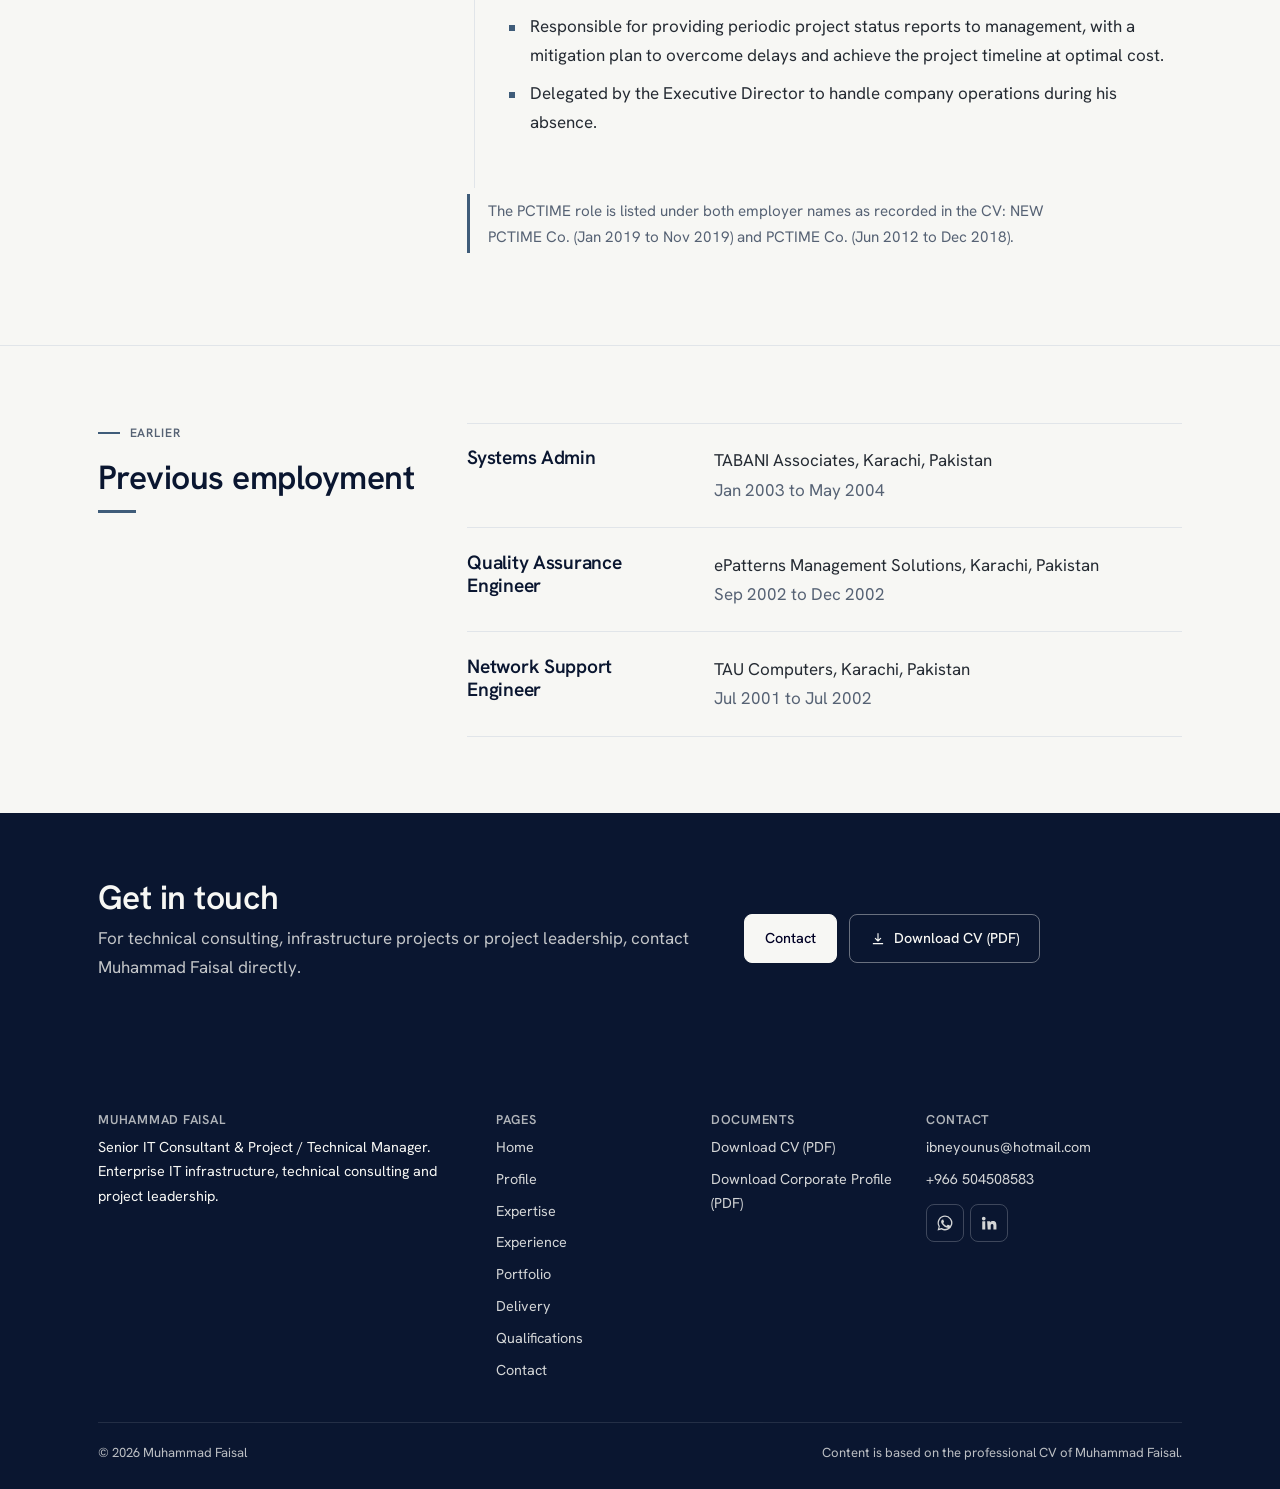
<file: experience.html>
<!DOCTYPE html>
<html lang="en" dir="ltr" data-theme="light">
<head>
<meta charset="utf-8">
<meta name="viewport" content="width=device-width, initial-scale=1">
<title data-i18n="meta.xp.t">Professional Experience | Muhammad Faisal</title>
<meta name="description" content="Career history of Muhammad Faisal: MUVI Cinemas, PCTIME, AMICO, NajTech and earlier roles in systems administration, quality assurance and network support." data-i18n-attr="content:meta.xp.d">
<meta name="author" content="Muhammad Faisal">
<meta name="theme-color" content="#101B2D">
<link rel="canonical" href="https://www.example.com/experience.html">
<meta property="og:type" content="website">
<meta property="og:title" content="Professional Experience | Muhammad Faisal">
<meta property="og:description" content="Career history of Muhammad Faisal: MUVI Cinemas, PCTIME, AMICO, NajTech and earlier roles in systems administration, quality assurance and network support.">
<meta property="og:url" content="https://www.example.com/experience.html">
<meta property="og:image" content="https://www.example.com/assets/img/og-image.png">
<meta name="twitter:card" content="summary_large_image">
<link rel="icon" href="assets/img/favicon.svg" type="image/svg+xml">
<link rel="preconnect" href="https://fonts.googleapis.com"><link rel="preconnect" href="https://fonts.gstatic.com" crossorigin>
<link rel="stylesheet" href="https://fonts.googleapis.com/css2?family=Hanken+Grotesk:wght@400;500;600;700&display=swap">
<link rel="stylesheet" href="css/style.css">
<script>(function(){try{var t=localStorage.getItem("theme");if(!t){t=matchMedia("(prefers-color-scheme: dark)").matches?"dark":"light"}document.documentElement.setAttribute("data-theme",t)}catch(e){}})();</script>
</head>
<body>
<a class="skip" href="#main" data-i18n="a11y.skip">Skip to main content</a>
<header class="site-header"><div class="wrap bar">
<a class="brand" href="index.html" aria-label="Muhammad Faisal, home"><b>MUHAMMAD FAISAL</b><span data-i18n="brand.sub">Senior IT Consultant &amp; Project / Technical Manager</span></a>
<nav class="nav" id="nav" data-i18n-attr="aria-label:a11y.nav" aria-label="Primary navigation"><a href="index.html" data-i18n="nav.home">Home</a><a href="profile.html" data-i18n="nav.profile">Profile</a><a href="expertise.html" data-i18n="nav.expertise">Expertise</a><a href="experience.html" aria-current="page" data-i18n="nav.experience">Experience</a><a href="portfolio.html" data-i18n="nav.portfolio">Portfolio</a><a href="leadership.html" data-i18n="nav.leadership">Delivery</a><a href="qualifications.html" data-i18n="nav.qualifications">Qualifications</a><a href="contact.html" data-i18n="nav.contact">Contact</a></nav>
<div class="tools">
<div class="socials head"><a class="ibtn" href="https://wa.me/966504508583?text=Hello%20Muhammad%2C%20I%20found%20your%20website." data-link="whatsapp" target="_blank" rel="noopener" data-i18n-attr="aria-label:a11y.wa" aria-label="Chat on WhatsApp"><svg class="fill" viewBox="0 0 24 24" aria-hidden="true"><path d="M12.04 2a9.9 9.9 0 0 0-8.5 14.9L2 22l5.25-1.4A9.9 9.9 0 1 0 12.04 2zm0 1.8a8.1 8.1 0 1 1-4.3 15l-.3-.2-3.1.8.85-3-.2-.32A8.1 8.1 0 0 1 12.04 3.8zM8.6 7.6c-.2 0-.5.1-.75.4-.25.3-1 1-1 2.4s1.05 2.8 1.2 3c.15.2 2.05 3.2 5 4.35 2.45.95 2.95.75 3.5.7.55-.05 1.75-.7 2-1.4.25-.7.25-1.3.17-1.4-.07-.12-.27-.2-.57-.35s-1.75-.87-2.02-.97c-.27-.1-.47-.15-.67.15-.2.3-.77.97-.94 1.17-.17.2-.35.22-.65.07-.3-.15-1.25-.46-2.4-1.47-.9-.8-1.5-1.77-1.67-2.07-.17-.3-.02-.46.13-.6.13-.13.3-.35.45-.52.15-.17.2-.3.3-.5.1-.2.05-.37-.02-.52-.07-.15-.67-1.65-.92-2.25-.24-.58-.5-.5-.67-.5z"/></svg></a><a class="ibtn" href="#" data-link="linkedin" target="_blank" rel="noopener" hidden data-i18n-attr="aria-label:a11y.in" aria-label="LinkedIn profile"><svg class="fill" viewBox="0 0 24 24" aria-hidden="true"><path d="M4.98 3.5a2.5 2.5 0 1 1 0 5 2.5 2.5 0 0 1 0-5zM3 9.75h4v11H3zM9.5 9.75h3.8v1.5h.05c.53-1 1.83-1.85 3.77-1.85 4 0 4.78 2.55 4.78 5.9v5.45h-4v-4.85c0-1.16-.02-2.65-1.7-2.65s-1.9 1.27-1.9 2.57v4.93h-4z"/></svg></a></div>
<div class="lang"><label class="sr-only" for="lang" data-i18n="a11y.lang">Language</label><select id="lang" name="lang"><option value="en">English</option><option value="ar">العربية</option><option value="ur">اردو</option><option value="fa">فارسی</option><option value="zh">中文</option><option value="ja">日本語</option><option value="ko">한국어</option></select></div>
<button class="ibtn theme" type="button" id="theme" data-i18n-attr="aria-label:a11y.theme" aria-label="Switch between light and dark mode"><svg class="sun" viewBox="0 0 24 24" aria-hidden="true"><circle cx="12" cy="12" r="4"/><path d="M12 2v2M12 20v2M4.9 4.9l1.4 1.4M17.7 17.7l1.4 1.4M2 12h2M20 12h2M4.9 19.1l1.4-1.4M17.7 6.3l1.4-1.4"/></svg><svg class="moon" viewBox="0 0 24 24" aria-hidden="true"><path d="M21 12.8A9 9 0 1 1 11.2 3a7 7 0 0 0 9.8 9.8z"/></svg></button>
<button class="ibtn menu-btn" type="button" id="menu" aria-controls="nav" aria-expanded="false" data-i18n-attr="aria-label:a11y.menu" aria-label="Open or close menu"><svg viewBox="0 0 24 24" aria-hidden="true"><path d="M4 7h16M4 12h16M4 17h16"/></svg></button>
</div></div></header>
<main id="main">
<div class="page-head"><div class="wrap">
<p class="crumb"><a href="index.html" data-i18n="nav.home">Home</a> / <span data-i18n="nav.experience">Experience</span></p>
<h1 data-i18n="xp.h">Professional Experience</h1>
<p class="lead" data-i18n="xp.p">A career in network support, quality assurance, systems administration, technical project management, consulting and enterprise infrastructure engineering.</p>
</div></div>
<section><div class="wrap grid">
<div class="side"><p class="label" data-i18n="xp.l">Employment</p><h2 data-i18n="xp.h2">Career review</h2>
<p class="note" data-i18n="xp.n">Current employment is shown first. Earlier roles follow in reverse order.</p></div>
<div class="main"><ol class="timeline" style="list-style:none"><li class="tl-item current"><time><span data-i18n="dt.muvi">Dec 2019 to Present</span></time><h3><span data-i18n="role.muvi">IT Infrastructure / Hybrid Systems Engineer</span><span class="status" data-i18n="exp.current">Current</span></h3><p class="org">MUVI Cinemas, KSA</p><ul class="dots"><li data-i18n="b.m1">Manage and maintain the company's core enterprise Dell, VxRail and Nutanix hyper-converged infrastructure and servers, in the cloud (Azure, AWS) and on-premises.</li><li data-i18n="b.m2">Involved in planning, designing and implementing projects for the company.</li><li data-i18n="b.m3">Responsible for building the system architecture of the MUVI sites based on application requirements, including Hyper-V hosts with the Failover Clustering feature (23+ MUVI sites built and maintained with similar architecture).</li><li data-i18n="b.m4">Responsible for maintaining and managing Active Directory, Azure AD, Office 365 and VEEAM Backup.</li><li data-i18n="b.m5">Worked on Microsoft Office 365 with Exchange Online and migrated mailboxes from on-premises with MFA (Multi-Factor Authentication).</li><li data-i18n="b.m6">Involved in planning, designing and implementing OPManager, a network management tool from ManageEngine.</li><li data-i18n="b.m7">Involved in planning, designing and implementing the Senhasegura Access Management solution.</li><li data-i18n="b.m8">Managing Sophos Central for servers and endpoints, the Trend Micro AV Suite and Cortex XDR AV.</li><li data-i18n="b.m9">Actively participating in roll-out projects for the Trend Micro AV Suite (migration from the Sophos platform to Trend Micro) and then Cortex XDR AV (migration from Trend Micro to Cortex XDR).</li><li data-i18n="b.m10">Migrated standalone SQL database servers to SQL Always On Availability Groups (AAG) in Azure.</li></ul></li><li class="tl-item "><time><span data-i18n="dt.npct">Jan 2019 to Nov 2019</span></time><h3><span data-i18n="role.pct">IT Senior Consultant / Project Lead</span></h3><p class="org">NEW PCTIME Co., Jeddah, KSA</p></li><li class="tl-item "><time><span data-i18n="dt.pct">Jun 2012 to Dec 2018</span></time><h3><span data-i18n="role.pct">IT Senior Consultant / Project Lead</span></h3><p class="org">PCTIME Co., Jeddah, KSA</p><ul class="dots"><li data-i18n="b.p1">Oversee and maintain the company's core network infrastructure.</li><li data-i18n="b.m2">Involved in planning, designing and implementing projects for the company.</li><li data-i18n="b.p3">Ensuring that best practice is followed in safety, legality and quality of service.</li><li data-i18n="b.p4">As a pre-sales senior consultant, worked closely with the sales team on proposals and pitches for business.</li><li data-i18n="b.p5">Worked closely and collaboratively to devise solutions based on customer needs.</li><li data-i18n="b.p6">Successfully retained key clients based on the quality of delivered solutions.</li><li data-i18n="b.p7">Provided training to clients' staff as a post-implementation service on using and operating the delivered product, and worked as an expert advisor whenever required.</li><li data-i18n="b.p8">Involved in recruitment and mentoring of new staff.</li><li data-i18n="b.p9">Prepared project status reports and submitted them to management on a periodic basis.</li></ul></li><li class="tl-item "><time><span data-i18n="dt.amico">Jan 2012 to Jun 2012</span></time><h3><span data-i18n="role.amico">Group IT Administrator</span></h3><p class="org">AMICO, Jeddah, KSA</p><ul class="dots"><li data-i18n="b.a1">Oversee the data centre, servers and their applications.</li><li data-i18n="b.a2">Support users at the head office and branches with issues such as email, internet, antivirus and applications.</li><li data-i18n="b.a3">Implementing Exchange 2010 DAG and NLB with four physical servers.</li><li data-i18n="b.a4">Planning and designing the hardware for the SAP infrastructure together with the SAP vendor.</li><li data-i18n="b.a5">Worked with HP officials to implement HP EVA4400 storage and HP c7000 blade systems at AMICO for its upcoming SAP infrastructure.</li></ul></li><li class="tl-item "><time><span data-i18n="dt.naj">Mar 2005 to Dec 2011</span></time><h3><span data-i18n="role.naj">Senior Project &amp; Technical Manager</span></h3><p class="org">NajTech, Jeddah, KSA</p><ul class="dots"><li data-i18n="b.p1">Oversee and maintain the company's core network infrastructure.</li><li data-i18n="b.n2">Led multiple project teams of around 15 people on various high value projects for key strategic clients of NajTech.</li><li data-i18n="b.n3">Involved in planning, designing and implementing projects for the company. Steps included budget support, costing, scenario analysis and risk assessment.</li><li data-i18n="b.n4">Responsible for performance management and for achieving KPIs and targets.</li><li data-i18n="b.n5">Developed positive direct relationships with key business contacts.</li><li data-i18n="b.p6">Successfully retained key clients based on the quality of delivered solutions.</li><li data-i18n="b.n7">Resolved contractual and commercial issues and disputes.</li><li data-i18n="b.n8">Performance evaluation, feedback, training and development of team members to achieve targets and support their career growth.</li><li data-i18n="b.p8">Involved in recruitment and mentoring of new staff.</li><li data-i18n="b.n10">Managed warehouse, logistics, procurement and inventory of hardware and IT supplies.</li><li data-i18n="b.n11">Advised the accounts department on billing and invoicing to clients, and supported it in following up dues from clients.</li><li data-i18n="b.n12">Handled petty cash assigned by the company for the project and submitted reimbursements correctly to the accounts department.</li><li data-i18n="b.n13">Responsible for providing periodic project status reports to management, with a mitigation plan to overcome delays and achieve the project timeline at optimal cost.</li><li data-i18n="b.n14">Delegated by the Executive Director to handle company operations during his absence.</li></ul></li></ol>
<p class="note" data-i18n="xp.pct">The PCTIME role is listed under both employer names as recorded in the CV: NEW PCTIME Co. (Jan 2019 to Nov 2019) and PCTIME Co. (Jun 2012 to Dec 2018).</p>
</div></div></section>
<section class="rule"><div class="wrap grid">
<div class="side"><p class="label" data-i18n="xp.pv.l">Earlier</p><h2 data-i18n="xp.pv.h">Previous employment</h2></div>
<div class="main"><ul class="rows"><li><div class="k"><h3 data-i18n="role.tabani">Systems Admin</h3></div><div class="v"><p style="margin:0">TABANI Associates, Karachi, Pakistan</p><p style="margin:0;color:var(--muted)"><span data-i18n="dt.tabani">Jan 2003 to May 2004</span></p></div></li><li><div class="k"><h3 data-i18n="role.epat">Quality Assurance Engineer</h3></div><div class="v"><p style="margin:0">ePatterns Management Solutions, Karachi, Pakistan</p><p style="margin:0;color:var(--muted)"><span data-i18n="dt.epat">Sep 2002 to Dec 2002</span></p></div></li><li><div class="k"><h3 data-i18n="role.tau">Network Support Engineer</h3></div><div class="v"><p style="margin:0">TAU Computers, Karachi, Pakistan</p><p style="margin:0;color:var(--muted)"><span data-i18n="dt.tau">Jul 2001 to Jul 2002</span></p></div></li></ul></div></div></section><section class="cta"><div class="wrap grid cta-grid">
<div class="cta-l"><h2 data-i18n="cta.h">Get in touch</h2><p data-i18n="cta.p">For technical consulting, infrastructure projects or project leadership, contact Muhammad Faisal directly.</p></div>
<div class="btns cta-r"><a class="btn" href="contact.html" data-i18n="cta.btn">Contact</a>
<a class="btn alt" href="assets/downloads/Muhammad_Faisal_CV.pdf" download data-link="cv"><svg viewBox="0 0 24 24" aria-hidden="true"><path d="M12 4v11m0 0-4-4m4 4 4-4M5 19h14"/></svg><span data-i18n="dl.cv">Download CV (PDF)</span></a></div>
</div></section>
</main>
<footer class="site-footer"><div class="wrap">
<div class="foot-grid">
<div><h4>Muhammad Faisal</h4><p data-i18n="foot.blurb">Senior IT Consultant &amp; Project / Technical Manager. Enterprise IT infrastructure, technical consulting and project leadership.</p></div>
<div><h4 data-i18n="foot.pages">Pages</h4><ul><li><a href="index.html" data-i18n="nav.home">Home</a></li><li><a href="profile.html" data-i18n="nav.profile">Profile</a></li><li><a href="expertise.html" data-i18n="nav.expertise">Expertise</a></li><li><a href="experience.html" data-i18n="nav.experience">Experience</a></li><li><a href="portfolio.html" data-i18n="nav.portfolio">Portfolio</a></li><li><a href="leadership.html" data-i18n="nav.leadership">Delivery</a></li><li><a href="qualifications.html" data-i18n="nav.qualifications">Qualifications</a></li><li><a href="contact.html" data-i18n="nav.contact">Contact</a></li></ul></div>
<div><h4 data-i18n="foot.docs">Documents</h4><ul>
<li><a href="assets/downloads/Muhammad_Faisal_CV.pdf" download data-link="cv" data-i18n="dl.cv">Download CV (PDF)</a></li>
<li><a href="assets/downloads/Muhammad_Faisal_Corporate_Profile.pdf" download data-link="profile" data-i18n="dl.profile">Download Corporate Profile (PDF)</a></li></ul></div>
<div><h4 data-i18n="foot.contact">Contact</h4><ul>
<li><a href="mailto:ibneyounus@hotmail.com" data-link="email">ibneyounus@hotmail.com</a></li>
<li><a href="tel:+966504508583" data-link="phone" dir="ltr">+966 504508583</a></li></ul>
<div style="margin-top:.8rem"><div class="socials "><a class="ibtn" href="https://wa.me/966504508583?text=Hello%20Muhammad%2C%20I%20found%20your%20website." data-link="whatsapp" target="_blank" rel="noopener" data-i18n-attr="aria-label:a11y.wa" aria-label="Chat on WhatsApp"><svg class="fill" viewBox="0 0 24 24" aria-hidden="true"><path d="M12.04 2a9.9 9.9 0 0 0-8.5 14.9L2 22l5.25-1.4A9.9 9.9 0 1 0 12.04 2zm0 1.8a8.1 8.1 0 1 1-4.3 15l-.3-.2-3.1.8.85-3-.2-.32A8.1 8.1 0 0 1 12.04 3.8zM8.6 7.6c-.2 0-.5.1-.75.4-.25.3-1 1-1 2.4s1.05 2.8 1.2 3c.15.2 2.05 3.2 5 4.35 2.45.95 2.95.75 3.5.7.55-.05 1.75-.7 2-1.4.25-.7.25-1.3.17-1.4-.07-.12-.27-.2-.57-.35s-1.75-.87-2.02-.97c-.27-.1-.47-.15-.67.15-.2.3-.77.97-.94 1.17-.17.2-.35.22-.65.07-.3-.15-1.25-.46-2.4-1.47-.9-.8-1.5-1.77-1.67-2.07-.17-.3-.02-.46.13-.6.13-.13.3-.35.45-.52.15-.17.2-.3.3-.5.1-.2.05-.37-.02-.52-.07-.15-.67-1.65-.92-2.25-.24-.58-.5-.5-.67-.5z"/></svg></a><a class="ibtn" href="#" data-link="linkedin" target="_blank" rel="noopener" hidden data-i18n-attr="aria-label:a11y.in" aria-label="LinkedIn profile"><svg class="fill" viewBox="0 0 24 24" aria-hidden="true"><path d="M4.98 3.5a2.5 2.5 0 1 1 0 5 2.5 2.5 0 0 1 0-5zM3 9.75h4v11H3zM9.5 9.75h3.8v1.5h.05c.53-1 1.83-1.85 3.77-1.85 4 0 4.78 2.55 4.78 5.9v5.45h-4v-4.85c0-1.16-.02-2.65-1.7-2.65s-1.9 1.27-1.9 2.57v4.93h-4z"/></svg></a></div></div></div>
</div>
<div class="legal"><span>&copy; 2026 Muhammad Faisal</span><span data-i18n="foot.legal">Content is based on the professional CV of Muhammad Faisal.</span></div>
</div></footer>
<script src="js/config.js"></script>
<script src="js/site.js"></script>
</body>
</html>
</file>
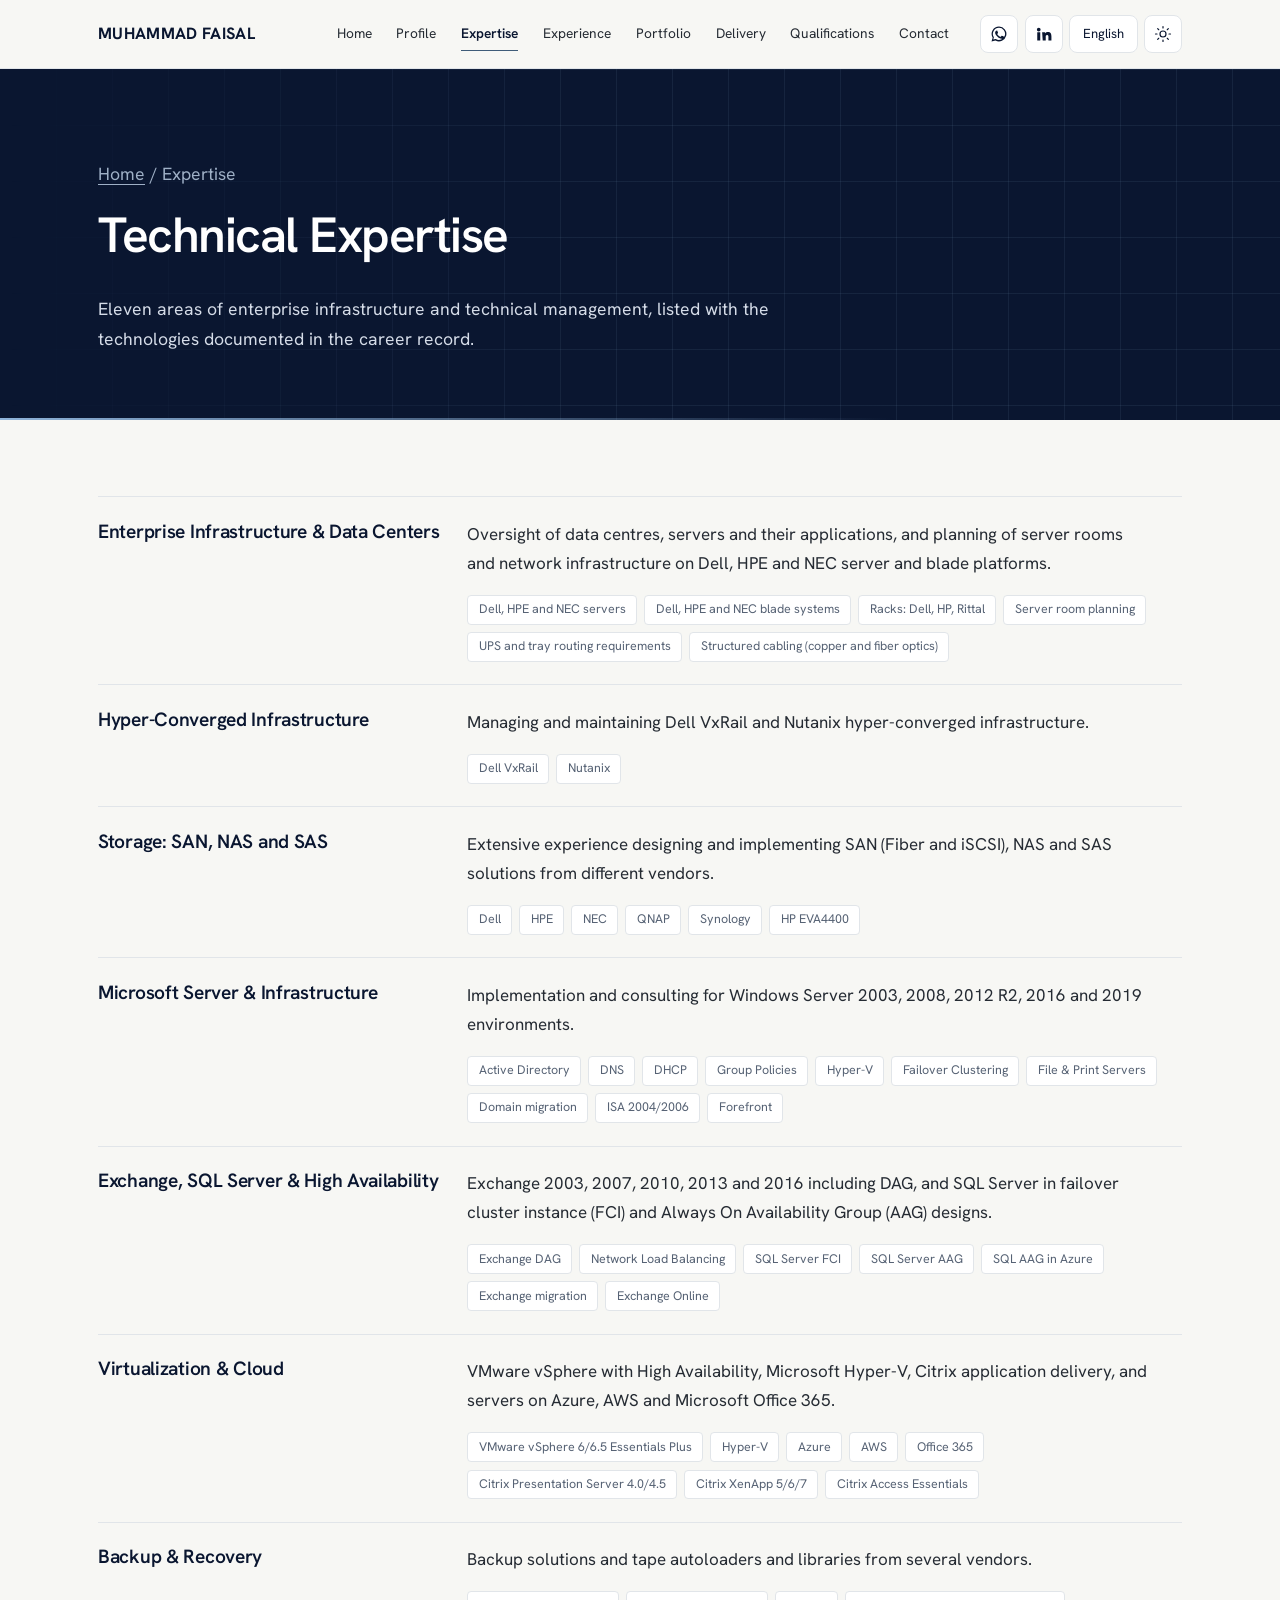
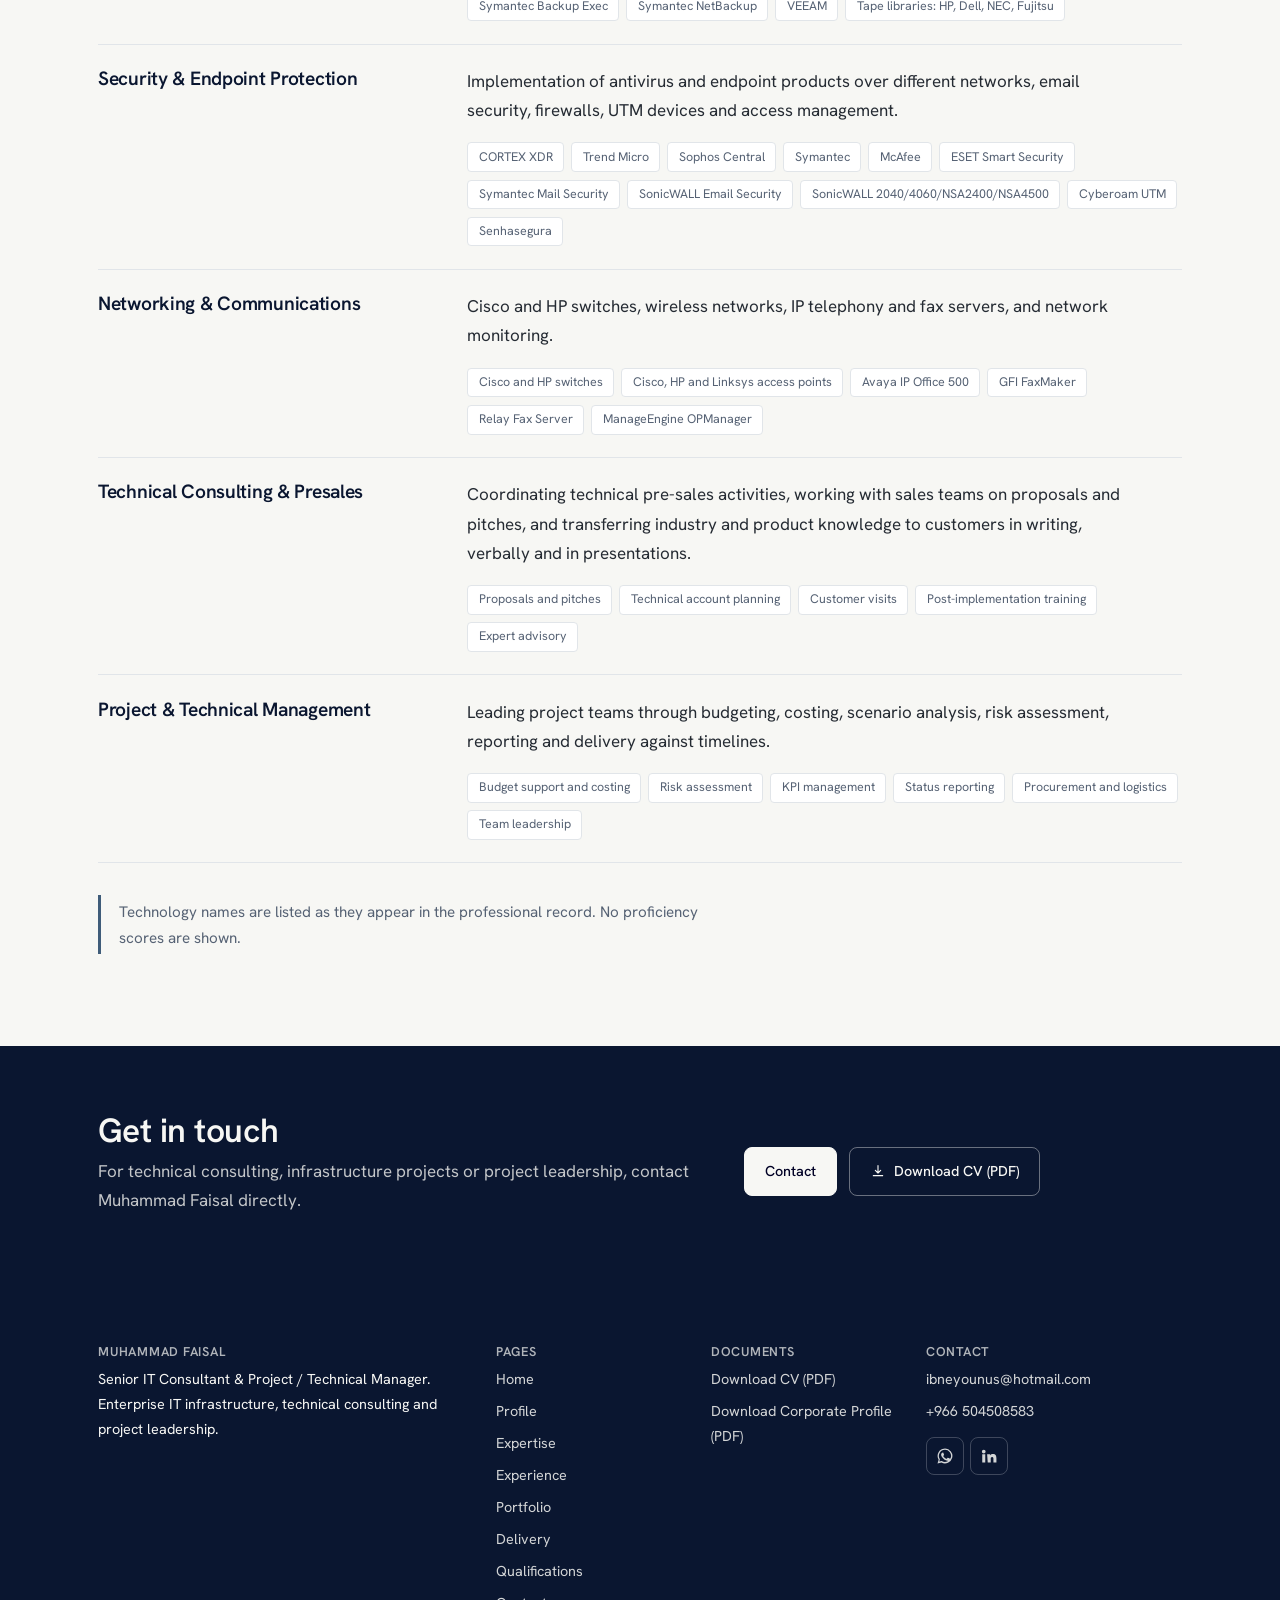
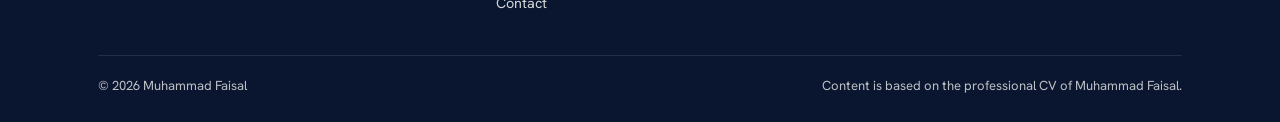
<file: expertise.html>
<!DOCTYPE html>
<html lang="en" dir="ltr" data-theme="light">
<head>
<meta charset="utf-8">
<meta name="viewport" content="width=device-width, initial-scale=1">
<title data-i18n="meta.ex.t">Technical Expertise | Muhammad Faisal</title>
<meta name="description" content="Technical expertise of Muhammad Faisal: hyper-converged infrastructure, SAN and NAS storage, Microsoft server, Exchange, SQL, virtualization, backup, security and networking." data-i18n-attr="content:meta.ex.d">
<meta name="author" content="Muhammad Faisal">
<meta name="theme-color" content="#101B2D">
<link rel="canonical" href="https://www.example.com/expertise.html">
<meta property="og:type" content="website">
<meta property="og:title" content="Technical Expertise | Muhammad Faisal">
<meta property="og:description" content="Technical expertise of Muhammad Faisal: hyper-converged infrastructure, SAN and NAS storage, Microsoft server, Exchange, SQL, virtualization, backup, security and networking.">
<meta property="og:url" content="https://www.example.com/expertise.html">
<meta property="og:image" content="https://www.example.com/assets/img/og-image.png">
<meta name="twitter:card" content="summary_large_image">
<link rel="icon" href="assets/img/favicon.svg" type="image/svg+xml">
<link rel="preconnect" href="https://fonts.googleapis.com"><link rel="preconnect" href="https://fonts.gstatic.com" crossorigin>
<link rel="stylesheet" href="https://fonts.googleapis.com/css2?family=Hanken+Grotesk:wght@400;500;600;700&display=swap">
<link rel="stylesheet" href="css/style.css">
<script>(function(){try{var t=localStorage.getItem("theme");if(!t){t=matchMedia("(prefers-color-scheme: dark)").matches?"dark":"light"}document.documentElement.setAttribute("data-theme",t)}catch(e){}})();</script>
</head>
<body>
<a class="skip" href="#main" data-i18n="a11y.skip">Skip to main content</a>
<header class="site-header"><div class="wrap bar">
<a class="brand" href="index.html" aria-label="Muhammad Faisal, home"><b>MUHAMMAD FAISAL</b><span data-i18n="brand.sub">Senior IT Consultant &amp; Project / Technical Manager</span></a>
<nav class="nav" id="nav" data-i18n-attr="aria-label:a11y.nav" aria-label="Primary navigation"><a href="index.html" data-i18n="nav.home">Home</a><a href="profile.html" data-i18n="nav.profile">Profile</a><a href="expertise.html" aria-current="page" data-i18n="nav.expertise">Expertise</a><a href="experience.html" data-i18n="nav.experience">Experience</a><a href="portfolio.html" data-i18n="nav.portfolio">Portfolio</a><a href="leadership.html" data-i18n="nav.leadership">Delivery</a><a href="qualifications.html" data-i18n="nav.qualifications">Qualifications</a><a href="contact.html" data-i18n="nav.contact">Contact</a></nav>
<div class="tools">
<div class="socials head"><a class="ibtn" href="https://wa.me/966504508583?text=Hello%20Muhammad%2C%20I%20found%20your%20website." data-link="whatsapp" target="_blank" rel="noopener" data-i18n-attr="aria-label:a11y.wa" aria-label="Chat on WhatsApp"><svg class="fill" viewBox="0 0 24 24" aria-hidden="true"><path d="M12.04 2a9.9 9.9 0 0 0-8.5 14.9L2 22l5.25-1.4A9.9 9.9 0 1 0 12.04 2zm0 1.8a8.1 8.1 0 1 1-4.3 15l-.3-.2-3.1.8.85-3-.2-.32A8.1 8.1 0 0 1 12.04 3.8zM8.6 7.6c-.2 0-.5.1-.75.4-.25.3-1 1-1 2.4s1.05 2.8 1.2 3c.15.2 2.05 3.2 5 4.35 2.45.95 2.95.75 3.5.7.55-.05 1.75-.7 2-1.4.25-.7.25-1.3.17-1.4-.07-.12-.27-.2-.57-.35s-1.75-.87-2.02-.97c-.27-.1-.47-.15-.67.15-.2.3-.77.97-.94 1.17-.17.2-.35.22-.65.07-.3-.15-1.25-.46-2.4-1.47-.9-.8-1.5-1.77-1.67-2.07-.17-.3-.02-.46.13-.6.13-.13.3-.35.45-.52.15-.17.2-.3.3-.5.1-.2.05-.37-.02-.52-.07-.15-.67-1.65-.92-2.25-.24-.58-.5-.5-.67-.5z"/></svg></a><a class="ibtn" href="#" data-link="linkedin" target="_blank" rel="noopener" hidden data-i18n-attr="aria-label:a11y.in" aria-label="LinkedIn profile"><svg class="fill" viewBox="0 0 24 24" aria-hidden="true"><path d="M4.98 3.5a2.5 2.5 0 1 1 0 5 2.5 2.5 0 0 1 0-5zM3 9.75h4v11H3zM9.5 9.75h3.8v1.5h.05c.53-1 1.83-1.85 3.77-1.85 4 0 4.78 2.55 4.78 5.9v5.45h-4v-4.85c0-1.16-.02-2.65-1.7-2.65s-1.9 1.27-1.9 2.57v4.93h-4z"/></svg></a></div>
<div class="lang"><label class="sr-only" for="lang" data-i18n="a11y.lang">Language</label><select id="lang" name="lang"><option value="en">English</option><option value="ar">العربية</option><option value="ur">اردو</option><option value="fa">فارسی</option><option value="zh">中文</option><option value="ja">日本語</option><option value="ko">한국어</option></select></div>
<button class="ibtn theme" type="button" id="theme" data-i18n-attr="aria-label:a11y.theme" aria-label="Switch between light and dark mode"><svg class="sun" viewBox="0 0 24 24" aria-hidden="true"><circle cx="12" cy="12" r="4"/><path d="M12 2v2M12 20v2M4.9 4.9l1.4 1.4M17.7 17.7l1.4 1.4M2 12h2M20 12h2M4.9 19.1l1.4-1.4M17.7 6.3l1.4-1.4"/></svg><svg class="moon" viewBox="0 0 24 24" aria-hidden="true"><path d="M21 12.8A9 9 0 1 1 11.2 3a7 7 0 0 0 9.8 9.8z"/></svg></button>
<button class="ibtn menu-btn" type="button" id="menu" aria-controls="nav" aria-expanded="false" data-i18n-attr="aria-label:a11y.menu" aria-label="Open or close menu"><svg viewBox="0 0 24 24" aria-hidden="true"><path d="M4 7h16M4 12h16M4 17h16"/></svg></button>
</div></div></header>
<main id="main">
<div class="page-head"><div class="wrap">
<p class="crumb"><a href="index.html" data-i18n="nav.home">Home</a> / <span data-i18n="nav.expertise">Expertise</span></p>
<h1 data-i18n="ex.h">Technical Expertise</h1>
<p class="lead" data-i18n="ex.p">Eleven areas of enterprise infrastructure and technical management, listed with the technologies documented in the career record.</p>
</div></div>
<section><div class="wrap"><ul class="rows"><li id="c1"><div class="k"><h3 data-i18n="cat.c1.t">Enterprise Infrastructure &amp; Data Centers</h3></div><div class="v"><p data-i18n="cat.c1.s">Oversight of data centres, servers and their applications, and planning of server rooms and network infrastructure on Dell, HPE and NEC server and blade platforms.</p><ul class="tags"><li>Dell, HPE and NEC servers</li><li>Dell, HPE and NEC blade systems</li><li>Racks: Dell, HP, Rittal</li><li>Server room planning</li><li>UPS and tray routing requirements</li><li>Structured cabling (copper and fiber optics)</li></ul></div></li><li id="c2"><div class="k"><h3 data-i18n="cat.c2.t">Hyper-Converged Infrastructure</h3></div><div class="v"><p data-i18n="cat.c2.s">Managing and maintaining Dell VxRail and Nutanix hyper-converged infrastructure.</p><ul class="tags"><li>Dell VxRail</li><li>Nutanix</li></ul></div></li><li id="c3"><div class="k"><h3 data-i18n="cat.c3.t">Storage: SAN, NAS and SAS</h3></div><div class="v"><p data-i18n="cat.c3.s">Extensive experience designing and implementing SAN (Fiber and iSCSI), NAS and SAS solutions from different vendors.</p><ul class="tags"><li>Dell</li><li>HPE</li><li>NEC</li><li>QNAP</li><li>Synology</li><li>HP EVA4400</li></ul></div></li><li id="c4"><div class="k"><h3 data-i18n="cat.c4.t">Microsoft Server &amp; Infrastructure</h3></div><div class="v"><p data-i18n="cat.c4.s">Implementation and consulting for Windows Server 2003, 2008, 2012 R2, 2016 and 2019 environments.</p><ul class="tags"><li>Active Directory</li><li>DNS</li><li>DHCP</li><li>Group Policies</li><li>Hyper-V</li><li>Failover Clustering</li><li>File &amp; Print Servers</li><li>Domain migration</li><li>ISA 2004/2006</li><li>Forefront</li></ul></div></li><li id="c5"><div class="k"><h3 data-i18n="cat.c5.t">Exchange, SQL Server &amp; High Availability</h3></div><div class="v"><p data-i18n="cat.c5.s">Exchange 2003, 2007, 2010, 2013 and 2016 including DAG, and SQL Server in failover cluster instance (FCI) and Always On Availability Group (AAG) designs.</p><ul class="tags"><li>Exchange DAG</li><li>Network Load Balancing</li><li>SQL Server FCI</li><li>SQL Server AAG</li><li>SQL AAG in Azure</li><li>Exchange migration</li><li>Exchange Online</li></ul></div></li><li id="c6"><div class="k"><h3 data-i18n="cat.c6.t">Virtualization &amp; Cloud</h3></div><div class="v"><p data-i18n="cat.c6.s">VMware vSphere with High Availability, Microsoft Hyper-V, Citrix application delivery, and servers on Azure, AWS and Microsoft Office 365.</p><ul class="tags"><li>VMware vSphere 6/6.5 Essentials Plus</li><li>Hyper-V</li><li>Azure</li><li>AWS</li><li>Office 365</li><li>Citrix Presentation Server 4.0/4.5</li><li>Citrix XenApp 5/6/7</li><li>Citrix Access Essentials</li></ul></div></li><li id="c7"><div class="k"><h3 data-i18n="cat.c7.t">Backup &amp; Recovery</h3></div><div class="v"><p data-i18n="cat.c7.s">Backup solutions and tape autoloaders and libraries from several vendors.</p><ul class="tags"><li>Symantec Backup Exec</li><li>Symantec NetBackup</li><li>VEEAM</li><li>Tape libraries: HP, Dell, NEC, Fujitsu</li></ul></div></li><li id="c8"><div class="k"><h3 data-i18n="cat.c8.t">Security &amp; Endpoint Protection</h3></div><div class="v"><p data-i18n="cat.c8.s">Implementation of antivirus and endpoint products over different networks, email security, firewalls, UTM devices and access management.</p><ul class="tags"><li>CORTEX XDR</li><li>Trend Micro</li><li>Sophos Central</li><li>Symantec</li><li>McAfee</li><li>ESET Smart Security</li><li>Symantec Mail Security</li><li>SonicWALL Email Security</li><li>SonicWALL 2040/4060/NSA2400/NSA4500</li><li>Cyberoam UTM</li><li>Senhasegura</li></ul></div></li><li id="c9"><div class="k"><h3 data-i18n="cat.c9.t">Networking &amp; Communications</h3></div><div class="v"><p data-i18n="cat.c9.s">Cisco and HP switches, wireless networks, IP telephony and fax servers, and network monitoring.</p><ul class="tags"><li>Cisco and HP switches</li><li>Cisco, HP and Linksys access points</li><li>Avaya IP Office 500</li><li>GFI FaxMaker</li><li>Relay Fax Server</li><li>ManageEngine OPManager</li></ul></div></li><li id="c10"><div class="k"><h3 data-i18n="cat.c10.t">Technical Consulting &amp; Presales</h3></div><div class="v"><p data-i18n="cat.c10.s">Coordinating technical pre-sales activities, working with sales teams on proposals and pitches, and transferring industry and product knowledge to customers in writing, verbally and in presentations.</p><ul class="tags"><li>Proposals and pitches</li><li>Technical account planning</li><li>Customer visits</li><li>Post-implementation training</li><li>Expert advisory</li></ul></div></li><li id="c11"><div class="k"><h3 data-i18n="cat.c11.t">Project &amp; Technical Management</h3></div><div class="v"><p data-i18n="cat.c11.s">Leading project teams through budgeting, costing, scenario analysis, risk assessment, reporting and delivery against timelines.</p><ul class="tags"><li>Budget support and costing</li><li>Risk assessment</li><li>KPI management</li><li>Status reporting</li><li>Procurement and logistics</li><li>Team leadership</li></ul></div></li></ul>
<p class="note" style="margin-top:2rem" data-i18n="ex.note">Technology names are listed as they appear in the professional record. No proficiency scores are shown.</p>
</div></section><section class="cta"><div class="wrap grid cta-grid">
<div class="cta-l"><h2 data-i18n="cta.h">Get in touch</h2><p data-i18n="cta.p">For technical consulting, infrastructure projects or project leadership, contact Muhammad Faisal directly.</p></div>
<div class="btns cta-r"><a class="btn" href="contact.html" data-i18n="cta.btn">Contact</a>
<a class="btn alt" href="assets/downloads/Muhammad_Faisal_CV.pdf" download data-link="cv"><svg viewBox="0 0 24 24" aria-hidden="true"><path d="M12 4v11m0 0-4-4m4 4 4-4M5 19h14"/></svg><span data-i18n="dl.cv">Download CV (PDF)</span></a></div>
</div></section>
</main>
<footer class="site-footer"><div class="wrap">
<div class="foot-grid">
<div><h4>Muhammad Faisal</h4><p data-i18n="foot.blurb">Senior IT Consultant &amp; Project / Technical Manager. Enterprise IT infrastructure, technical consulting and project leadership.</p></div>
<div><h4 data-i18n="foot.pages">Pages</h4><ul><li><a href="index.html" data-i18n="nav.home">Home</a></li><li><a href="profile.html" data-i18n="nav.profile">Profile</a></li><li><a href="expertise.html" data-i18n="nav.expertise">Expertise</a></li><li><a href="experience.html" data-i18n="nav.experience">Experience</a></li><li><a href="portfolio.html" data-i18n="nav.portfolio">Portfolio</a></li><li><a href="leadership.html" data-i18n="nav.leadership">Delivery</a></li><li><a href="qualifications.html" data-i18n="nav.qualifications">Qualifications</a></li><li><a href="contact.html" data-i18n="nav.contact">Contact</a></li></ul></div>
<div><h4 data-i18n="foot.docs">Documents</h4><ul>
<li><a href="assets/downloads/Muhammad_Faisal_CV.pdf" download data-link="cv" data-i18n="dl.cv">Download CV (PDF)</a></li>
<li><a href="assets/downloads/Muhammad_Faisal_Corporate_Profile.pdf" download data-link="profile" data-i18n="dl.profile">Download Corporate Profile (PDF)</a></li></ul></div>
<div><h4 data-i18n="foot.contact">Contact</h4><ul>
<li><a href="mailto:ibneyounus@hotmail.com" data-link="email">ibneyounus@hotmail.com</a></li>
<li><a href="tel:+966504508583" data-link="phone" dir="ltr">+966 504508583</a></li></ul>
<div style="margin-top:.8rem"><div class="socials "><a class="ibtn" href="https://wa.me/966504508583?text=Hello%20Muhammad%2C%20I%20found%20your%20website." data-link="whatsapp" target="_blank" rel="noopener" data-i18n-attr="aria-label:a11y.wa" aria-label="Chat on WhatsApp"><svg class="fill" viewBox="0 0 24 24" aria-hidden="true"><path d="M12.04 2a9.9 9.9 0 0 0-8.5 14.9L2 22l5.25-1.4A9.9 9.9 0 1 0 12.04 2zm0 1.8a8.1 8.1 0 1 1-4.3 15l-.3-.2-3.1.8.85-3-.2-.32A8.1 8.1 0 0 1 12.04 3.8zM8.6 7.6c-.2 0-.5.1-.75.4-.25.3-1 1-1 2.4s1.05 2.8 1.2 3c.15.2 2.05 3.2 5 4.35 2.45.95 2.95.75 3.5.7.55-.05 1.75-.7 2-1.4.25-.7.25-1.3.17-1.4-.07-.12-.27-.2-.57-.35s-1.75-.87-2.02-.97c-.27-.1-.47-.15-.67.15-.2.3-.77.97-.94 1.17-.17.2-.35.22-.65.07-.3-.15-1.25-.46-2.4-1.47-.9-.8-1.5-1.77-1.67-2.07-.17-.3-.02-.46.13-.6.13-.13.3-.35.45-.52.15-.17.2-.3.3-.5.1-.2.05-.37-.02-.52-.07-.15-.67-1.65-.92-2.25-.24-.58-.5-.5-.67-.5z"/></svg></a><a class="ibtn" href="#" data-link="linkedin" target="_blank" rel="noopener" hidden data-i18n-attr="aria-label:a11y.in" aria-label="LinkedIn profile"><svg class="fill" viewBox="0 0 24 24" aria-hidden="true"><path d="M4.98 3.5a2.5 2.5 0 1 1 0 5 2.5 2.5 0 0 1 0-5zM3 9.75h4v11H3zM9.5 9.75h3.8v1.5h.05c.53-1 1.83-1.85 3.77-1.85 4 0 4.78 2.55 4.78 5.9v5.45h-4v-4.85c0-1.16-.02-2.65-1.7-2.65s-1.9 1.27-1.9 2.57v4.93h-4z"/></svg></a></div></div></div>
</div>
<div class="legal"><span>&copy; 2026 Muhammad Faisal</span><span data-i18n="foot.legal">Content is based on the professional CV of Muhammad Faisal.</span></div>
</div></footer>
<script src="js/config.js"></script>
<script src="js/site.js"></script>
</body>
</html>
</file>
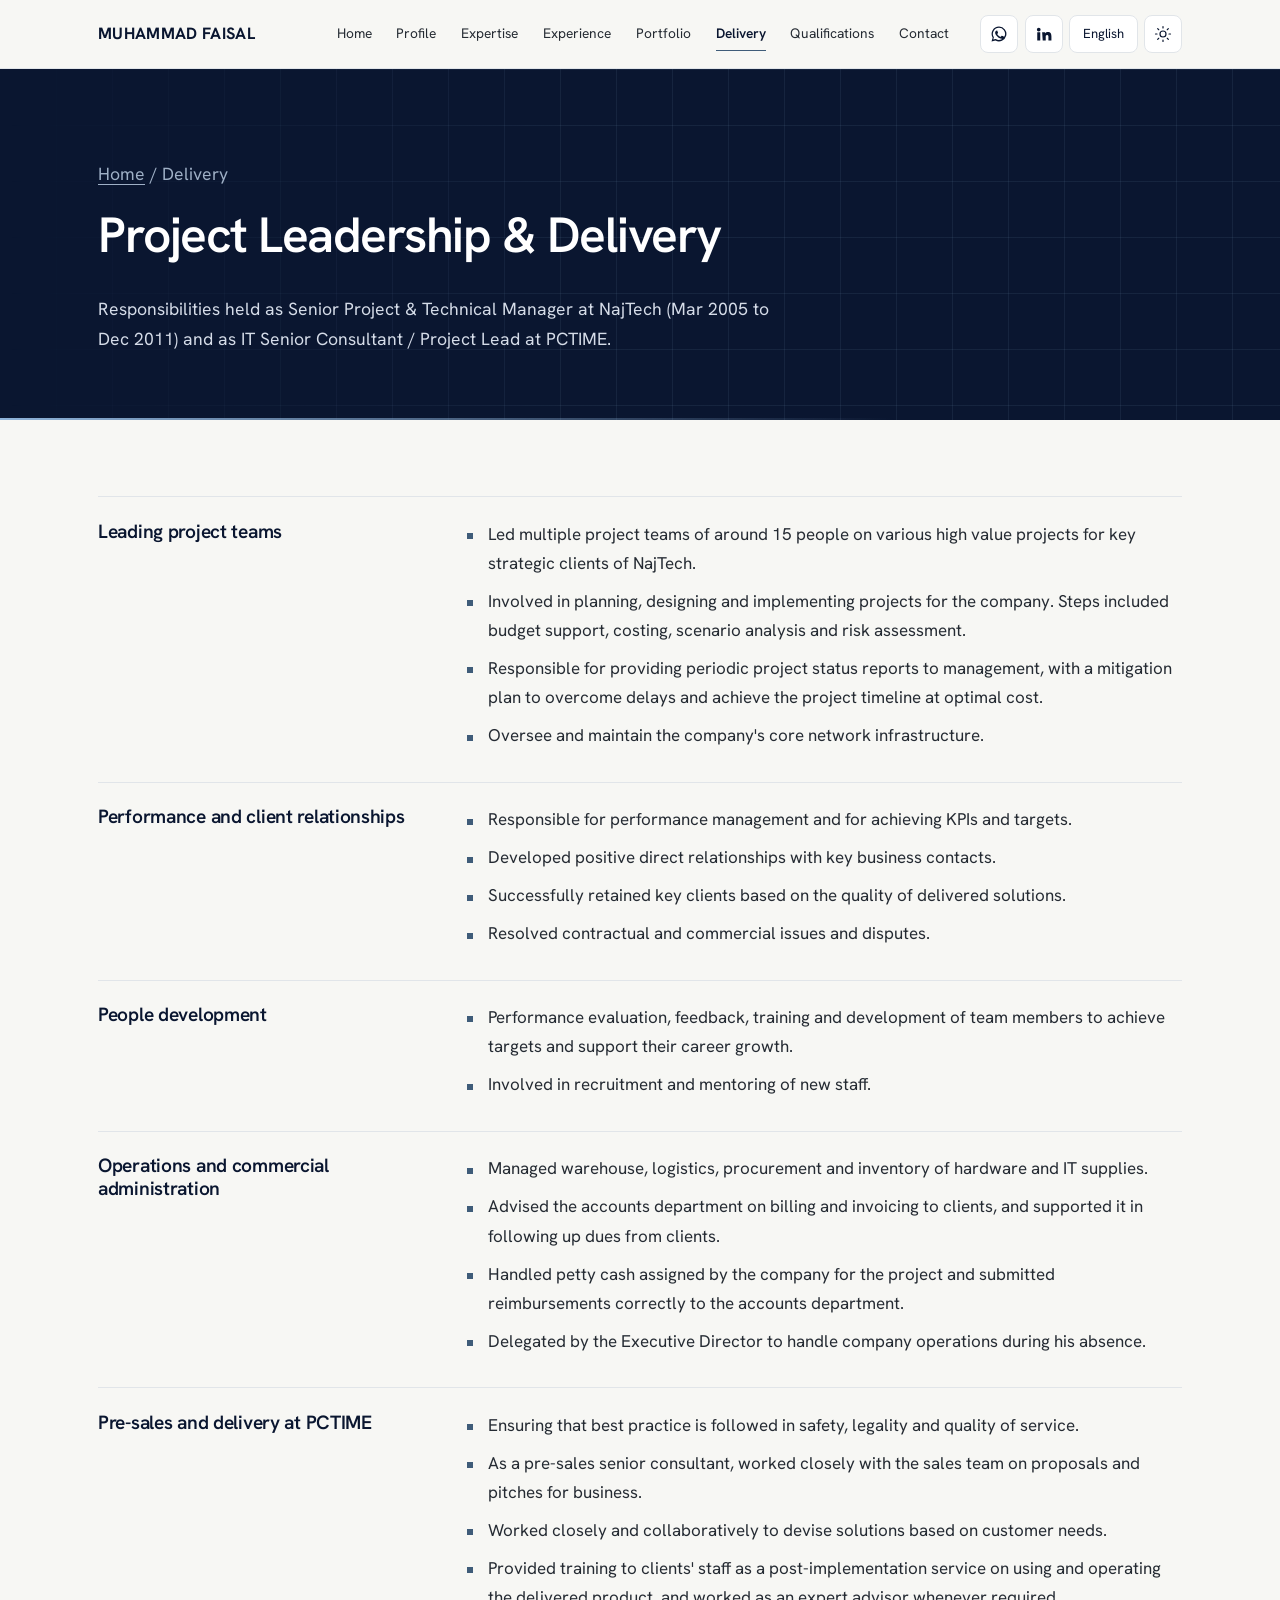
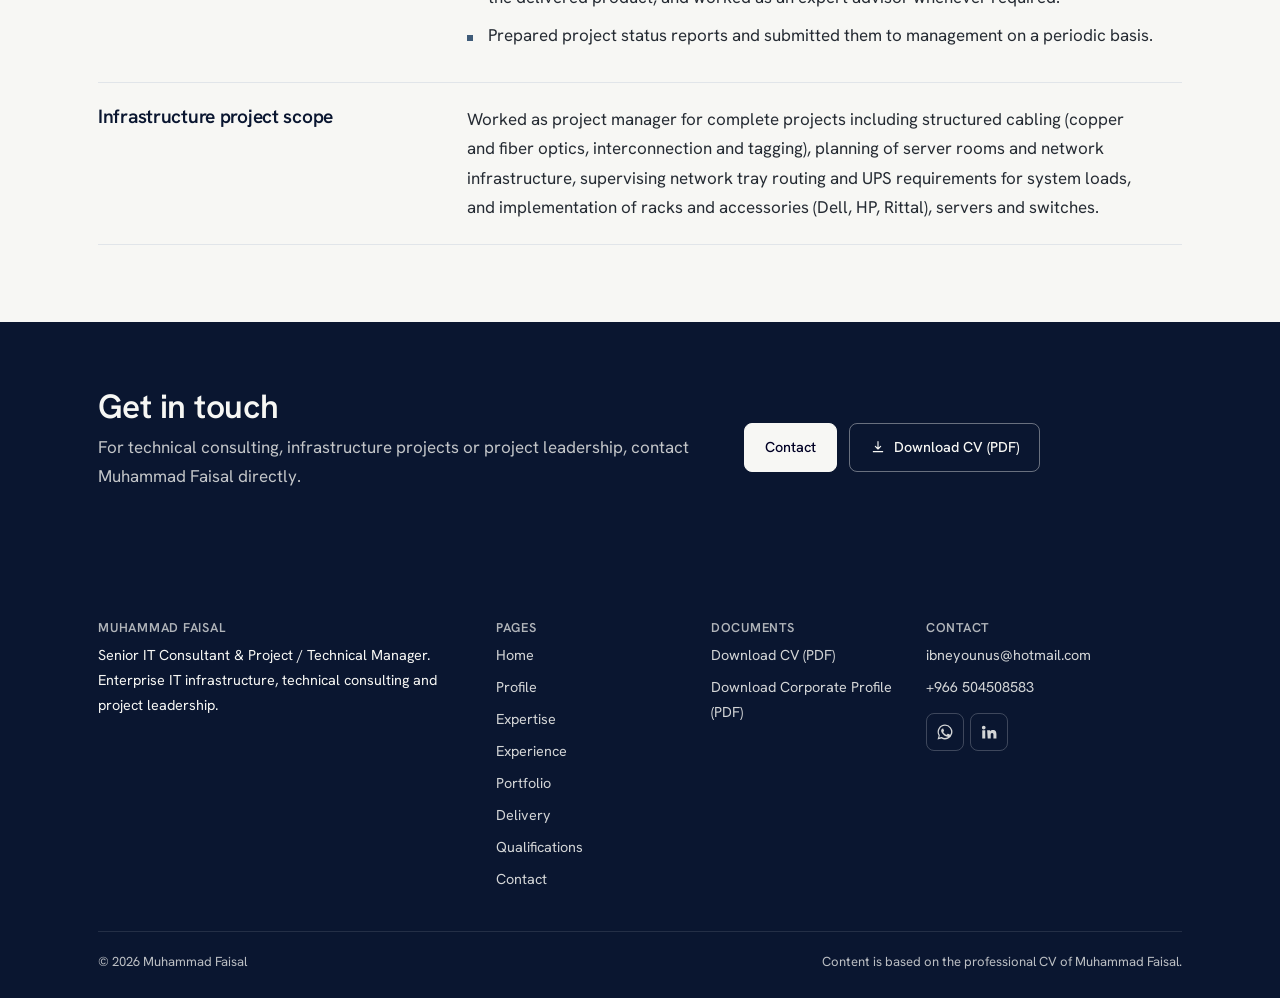
<file: leadership.html>
<!DOCTYPE html>
<html lang="en" dir="ltr" data-theme="light">
<head>
<meta charset="utf-8">
<meta name="viewport" content="width=device-width, initial-scale=1">
<title data-i18n="meta.ld.t">Project Leadership &amp; Delivery | Muhammad Faisal</title>
<meta name="description" content="Project leadership and delivery experience of Muhammad Faisal: leading teams of around 15, budgeting, risk assessment, KPIs, client retention, reporting and mentoring." data-i18n-attr="content:meta.ld.d">
<meta name="author" content="Muhammad Faisal">
<meta name="theme-color" content="#101B2D">
<link rel="canonical" href="https://www.example.com/leadership.html">
<meta property="og:type" content="website">
<meta property="og:title" content="Project Leadership &amp; Delivery | Muhammad Faisal">
<meta property="og:description" content="Project leadership and delivery experience of Muhammad Faisal: leading teams of around 15, budgeting, risk assessment, KPIs, client retention, reporting and mentoring.">
<meta property="og:url" content="https://www.example.com/leadership.html">
<meta property="og:image" content="https://www.example.com/assets/img/og-image.png">
<meta name="twitter:card" content="summary_large_image">
<link rel="icon" href="assets/img/favicon.svg" type="image/svg+xml">
<link rel="preconnect" href="https://fonts.googleapis.com"><link rel="preconnect" href="https://fonts.gstatic.com" crossorigin>
<link rel="stylesheet" href="https://fonts.googleapis.com/css2?family=Hanken+Grotesk:wght@400;500;600;700&display=swap">
<link rel="stylesheet" href="css/style.css">
<script>(function(){try{var t=localStorage.getItem("theme");if(!t){t=matchMedia("(prefers-color-scheme: dark)").matches?"dark":"light"}document.documentElement.setAttribute("data-theme",t)}catch(e){}})();</script>
</head>
<body>
<a class="skip" href="#main" data-i18n="a11y.skip">Skip to main content</a>
<header class="site-header"><div class="wrap bar">
<a class="brand" href="index.html" aria-label="Muhammad Faisal, home"><b>MUHAMMAD FAISAL</b><span data-i18n="brand.sub">Senior IT Consultant &amp; Project / Technical Manager</span></a>
<nav class="nav" id="nav" data-i18n-attr="aria-label:a11y.nav" aria-label="Primary navigation"><a href="index.html" data-i18n="nav.home">Home</a><a href="profile.html" data-i18n="nav.profile">Profile</a><a href="expertise.html" data-i18n="nav.expertise">Expertise</a><a href="experience.html" data-i18n="nav.experience">Experience</a><a href="portfolio.html" data-i18n="nav.portfolio">Portfolio</a><a href="leadership.html" aria-current="page" data-i18n="nav.leadership">Delivery</a><a href="qualifications.html" data-i18n="nav.qualifications">Qualifications</a><a href="contact.html" data-i18n="nav.contact">Contact</a></nav>
<div class="tools">
<div class="socials head"><a class="ibtn" href="https://wa.me/966504508583?text=Hello%20Muhammad%2C%20I%20found%20your%20website." data-link="whatsapp" target="_blank" rel="noopener" data-i18n-attr="aria-label:a11y.wa" aria-label="Chat on WhatsApp"><svg class="fill" viewBox="0 0 24 24" aria-hidden="true"><path d="M12.04 2a9.9 9.9 0 0 0-8.5 14.9L2 22l5.25-1.4A9.9 9.9 0 1 0 12.04 2zm0 1.8a8.1 8.1 0 1 1-4.3 15l-.3-.2-3.1.8.85-3-.2-.32A8.1 8.1 0 0 1 12.04 3.8zM8.6 7.6c-.2 0-.5.1-.75.4-.25.3-1 1-1 2.4s1.05 2.8 1.2 3c.15.2 2.05 3.2 5 4.35 2.45.95 2.95.75 3.5.7.55-.05 1.75-.7 2-1.4.25-.7.25-1.3.17-1.4-.07-.12-.27-.2-.57-.35s-1.75-.87-2.02-.97c-.27-.1-.47-.15-.67.15-.2.3-.77.97-.94 1.17-.17.2-.35.22-.65.07-.3-.15-1.25-.46-2.4-1.47-.9-.8-1.5-1.77-1.67-2.07-.17-.3-.02-.46.13-.6.13-.13.3-.35.45-.52.15-.17.2-.3.3-.5.1-.2.05-.37-.02-.52-.07-.15-.67-1.65-.92-2.25-.24-.58-.5-.5-.67-.5z"/></svg></a><a class="ibtn" href="#" data-link="linkedin" target="_blank" rel="noopener" hidden data-i18n-attr="aria-label:a11y.in" aria-label="LinkedIn profile"><svg class="fill" viewBox="0 0 24 24" aria-hidden="true"><path d="M4.98 3.5a2.5 2.5 0 1 1 0 5 2.5 2.5 0 0 1 0-5zM3 9.75h4v11H3zM9.5 9.75h3.8v1.5h.05c.53-1 1.83-1.85 3.77-1.85 4 0 4.78 2.55 4.78 5.9v5.45h-4v-4.85c0-1.16-.02-2.65-1.7-2.65s-1.9 1.27-1.9 2.57v4.93h-4z"/></svg></a></div>
<div class="lang"><label class="sr-only" for="lang" data-i18n="a11y.lang">Language</label><select id="lang" name="lang"><option value="en">English</option><option value="ar">العربية</option><option value="ur">اردو</option><option value="fa">فارسی</option><option value="zh">中文</option><option value="ja">日本語</option><option value="ko">한국어</option></select></div>
<button class="ibtn theme" type="button" id="theme" data-i18n-attr="aria-label:a11y.theme" aria-label="Switch between light and dark mode"><svg class="sun" viewBox="0 0 24 24" aria-hidden="true"><circle cx="12" cy="12" r="4"/><path d="M12 2v2M12 20v2M4.9 4.9l1.4 1.4M17.7 17.7l1.4 1.4M2 12h2M20 12h2M4.9 19.1l1.4-1.4M17.7 6.3l1.4-1.4"/></svg><svg class="moon" viewBox="0 0 24 24" aria-hidden="true"><path d="M21 12.8A9 9 0 1 1 11.2 3a7 7 0 0 0 9.8 9.8z"/></svg></button>
<button class="ibtn menu-btn" type="button" id="menu" aria-controls="nav" aria-expanded="false" data-i18n-attr="aria-label:a11y.menu" aria-label="Open or close menu"><svg viewBox="0 0 24 24" aria-hidden="true"><path d="M4 7h16M4 12h16M4 17h16"/></svg></button>
</div></div></header>
<main id="main">
<div class="page-head"><div class="wrap">
<p class="crumb"><a href="index.html" data-i18n="nav.home">Home</a> / <span data-i18n="nav.leadership">Delivery</span></p>
<h1 data-i18n="ld.h">Project Leadership &amp; Delivery</h1>
<p class="lead" data-i18n="ld.p">Responsibilities held as Senior Project &amp; Technical Manager at NajTech (Mar 2005 to Dec 2011) and as IT Senior Consultant / Project Lead at PCTIME.</p>
</div></div>
<section><div class="wrap"><ul class="rows"><li><div class="k"><h3 data-i18n="ld.g1">Leading project teams</h3></div><div class="v"><ul class="dots"><li data-i18n="b.n2">Led multiple project teams of around 15 people on various high value projects for key strategic clients of NajTech.</li><li data-i18n="b.n3">Involved in planning, designing and implementing projects for the company. Steps included budget support, costing, scenario analysis and risk assessment.</li><li data-i18n="b.n13">Responsible for providing periodic project status reports to management, with a mitigation plan to overcome delays and achieve the project timeline at optimal cost.</li><li data-i18n="b.p1">Oversee and maintain the company's core network infrastructure.</li></ul></div></li><li><div class="k"><h3 data-i18n="ld.g2">Performance and client relationships</h3></div><div class="v"><ul class="dots"><li data-i18n="b.n4">Responsible for performance management and for achieving KPIs and targets.</li><li data-i18n="b.n5">Developed positive direct relationships with key business contacts.</li><li data-i18n="b.p6">Successfully retained key clients based on the quality of delivered solutions.</li><li data-i18n="b.n7">Resolved contractual and commercial issues and disputes.</li></ul></div></li><li><div class="k"><h3 data-i18n="ld.g3">People development</h3></div><div class="v"><ul class="dots"><li data-i18n="b.n8">Performance evaluation, feedback, training and development of team members to achieve targets and support their career growth.</li><li data-i18n="b.p8">Involved in recruitment and mentoring of new staff.</li></ul></div></li><li><div class="k"><h3 data-i18n="ld.g4">Operations and commercial administration</h3></div><div class="v"><ul class="dots"><li data-i18n="b.n10">Managed warehouse, logistics, procurement and inventory of hardware and IT supplies.</li><li data-i18n="b.n11">Advised the accounts department on billing and invoicing to clients, and supported it in following up dues from clients.</li><li data-i18n="b.n12">Handled petty cash assigned by the company for the project and submitted reimbursements correctly to the accounts department.</li><li data-i18n="b.n14">Delegated by the Executive Director to handle company operations during his absence.</li></ul></div></li><li><div class="k"><h3 data-i18n="ld.g5">Pre-sales and delivery at PCTIME</h3></div><div class="v"><ul class="dots"><li data-i18n="b.p3">Ensuring that best practice is followed in safety, legality and quality of service.</li><li data-i18n="b.p4">As a pre-sales senior consultant, worked closely with the sales team on proposals and pitches for business.</li><li data-i18n="b.p5">Worked closely and collaboratively to devise solutions based on customer needs.</li><li data-i18n="b.p7">Provided training to clients' staff as a post-implementation service on using and operating the delivered product, and worked as an expert advisor whenever required.</li><li data-i18n="b.p9">Prepared project status reports and submitted them to management on a periodic basis.</li></ul></div></li>
<li><div class="k"><h3 data-i18n="ld.g6">Infrastructure project scope</h3></div><div class="v"><p data-i18n="pf.i10.d">Worked as project manager for complete projects including structured cabling (copper and fiber optics, interconnection and tagging), planning of server rooms and network infrastructure, supervising network tray routing and UPS requirements for system loads, and implementation of racks and accessories (Dell, HP, Rittal), servers and switches.</p></div></li></ul></div></section><section class="cta"><div class="wrap grid cta-grid">
<div class="cta-l"><h2 data-i18n="cta.h">Get in touch</h2><p data-i18n="cta.p">For technical consulting, infrastructure projects or project leadership, contact Muhammad Faisal directly.</p></div>
<div class="btns cta-r"><a class="btn" href="contact.html" data-i18n="cta.btn">Contact</a>
<a class="btn alt" href="assets/downloads/Muhammad_Faisal_CV.pdf" download data-link="cv"><svg viewBox="0 0 24 24" aria-hidden="true"><path d="M12 4v11m0 0-4-4m4 4 4-4M5 19h14"/></svg><span data-i18n="dl.cv">Download CV (PDF)</span></a></div>
</div></section>
</main>
<footer class="site-footer"><div class="wrap">
<div class="foot-grid">
<div><h4>Muhammad Faisal</h4><p data-i18n="foot.blurb">Senior IT Consultant &amp; Project / Technical Manager. Enterprise IT infrastructure, technical consulting and project leadership.</p></div>
<div><h4 data-i18n="foot.pages">Pages</h4><ul><li><a href="index.html" data-i18n="nav.home">Home</a></li><li><a href="profile.html" data-i18n="nav.profile">Profile</a></li><li><a href="expertise.html" data-i18n="nav.expertise">Expertise</a></li><li><a href="experience.html" data-i18n="nav.experience">Experience</a></li><li><a href="portfolio.html" data-i18n="nav.portfolio">Portfolio</a></li><li><a href="leadership.html" data-i18n="nav.leadership">Delivery</a></li><li><a href="qualifications.html" data-i18n="nav.qualifications">Qualifications</a></li><li><a href="contact.html" data-i18n="nav.contact">Contact</a></li></ul></div>
<div><h4 data-i18n="foot.docs">Documents</h4><ul>
<li><a href="assets/downloads/Muhammad_Faisal_CV.pdf" download data-link="cv" data-i18n="dl.cv">Download CV (PDF)</a></li>
<li><a href="assets/downloads/Muhammad_Faisal_Corporate_Profile.pdf" download data-link="profile" data-i18n="dl.profile">Download Corporate Profile (PDF)</a></li></ul></div>
<div><h4 data-i18n="foot.contact">Contact</h4><ul>
<li><a href="mailto:ibneyounus@hotmail.com" data-link="email">ibneyounus@hotmail.com</a></li>
<li><a href="tel:+966504508583" data-link="phone" dir="ltr">+966 504508583</a></li></ul>
<div style="margin-top:.8rem"><div class="socials "><a class="ibtn" href="https://wa.me/966504508583?text=Hello%20Muhammad%2C%20I%20found%20your%20website." data-link="whatsapp" target="_blank" rel="noopener" data-i18n-attr="aria-label:a11y.wa" aria-label="Chat on WhatsApp"><svg class="fill" viewBox="0 0 24 24" aria-hidden="true"><path d="M12.04 2a9.9 9.9 0 0 0-8.5 14.9L2 22l5.25-1.4A9.9 9.9 0 1 0 12.04 2zm0 1.8a8.1 8.1 0 1 1-4.3 15l-.3-.2-3.1.8.85-3-.2-.32A8.1 8.1 0 0 1 12.04 3.8zM8.6 7.6c-.2 0-.5.1-.75.4-.25.3-1 1-1 2.4s1.05 2.8 1.2 3c.15.2 2.05 3.2 5 4.35 2.45.95 2.95.75 3.5.7.55-.05 1.75-.7 2-1.4.25-.7.25-1.3.17-1.4-.07-.12-.27-.2-.57-.35s-1.75-.87-2.02-.97c-.27-.1-.47-.15-.67.15-.2.3-.77.97-.94 1.17-.17.2-.35.22-.65.07-.3-.15-1.25-.46-2.4-1.47-.9-.8-1.5-1.77-1.67-2.07-.17-.3-.02-.46.13-.6.13-.13.3-.35.45-.52.15-.17.2-.3.3-.5.1-.2.05-.37-.02-.52-.07-.15-.67-1.65-.92-2.25-.24-.58-.5-.5-.67-.5z"/></svg></a><a class="ibtn" href="#" data-link="linkedin" target="_blank" rel="noopener" hidden data-i18n-attr="aria-label:a11y.in" aria-label="LinkedIn profile"><svg class="fill" viewBox="0 0 24 24" aria-hidden="true"><path d="M4.98 3.5a2.5 2.5 0 1 1 0 5 2.5 2.5 0 0 1 0-5zM3 9.75h4v11H3zM9.5 9.75h3.8v1.5h.05c.53-1 1.83-1.85 3.77-1.85 4 0 4.78 2.55 4.78 5.9v5.45h-4v-4.85c0-1.16-.02-2.65-1.7-2.65s-1.9 1.27-1.9 2.57v4.93h-4z"/></svg></a></div></div></div>
</div>
<div class="legal"><span>&copy; 2026 Muhammad Faisal</span><span data-i18n="foot.legal">Content is based on the professional CV of Muhammad Faisal.</span></div>
</div></footer>
<script src="js/config.js"></script>
<script src="js/site.js"></script>
</body>
</html>
</file>
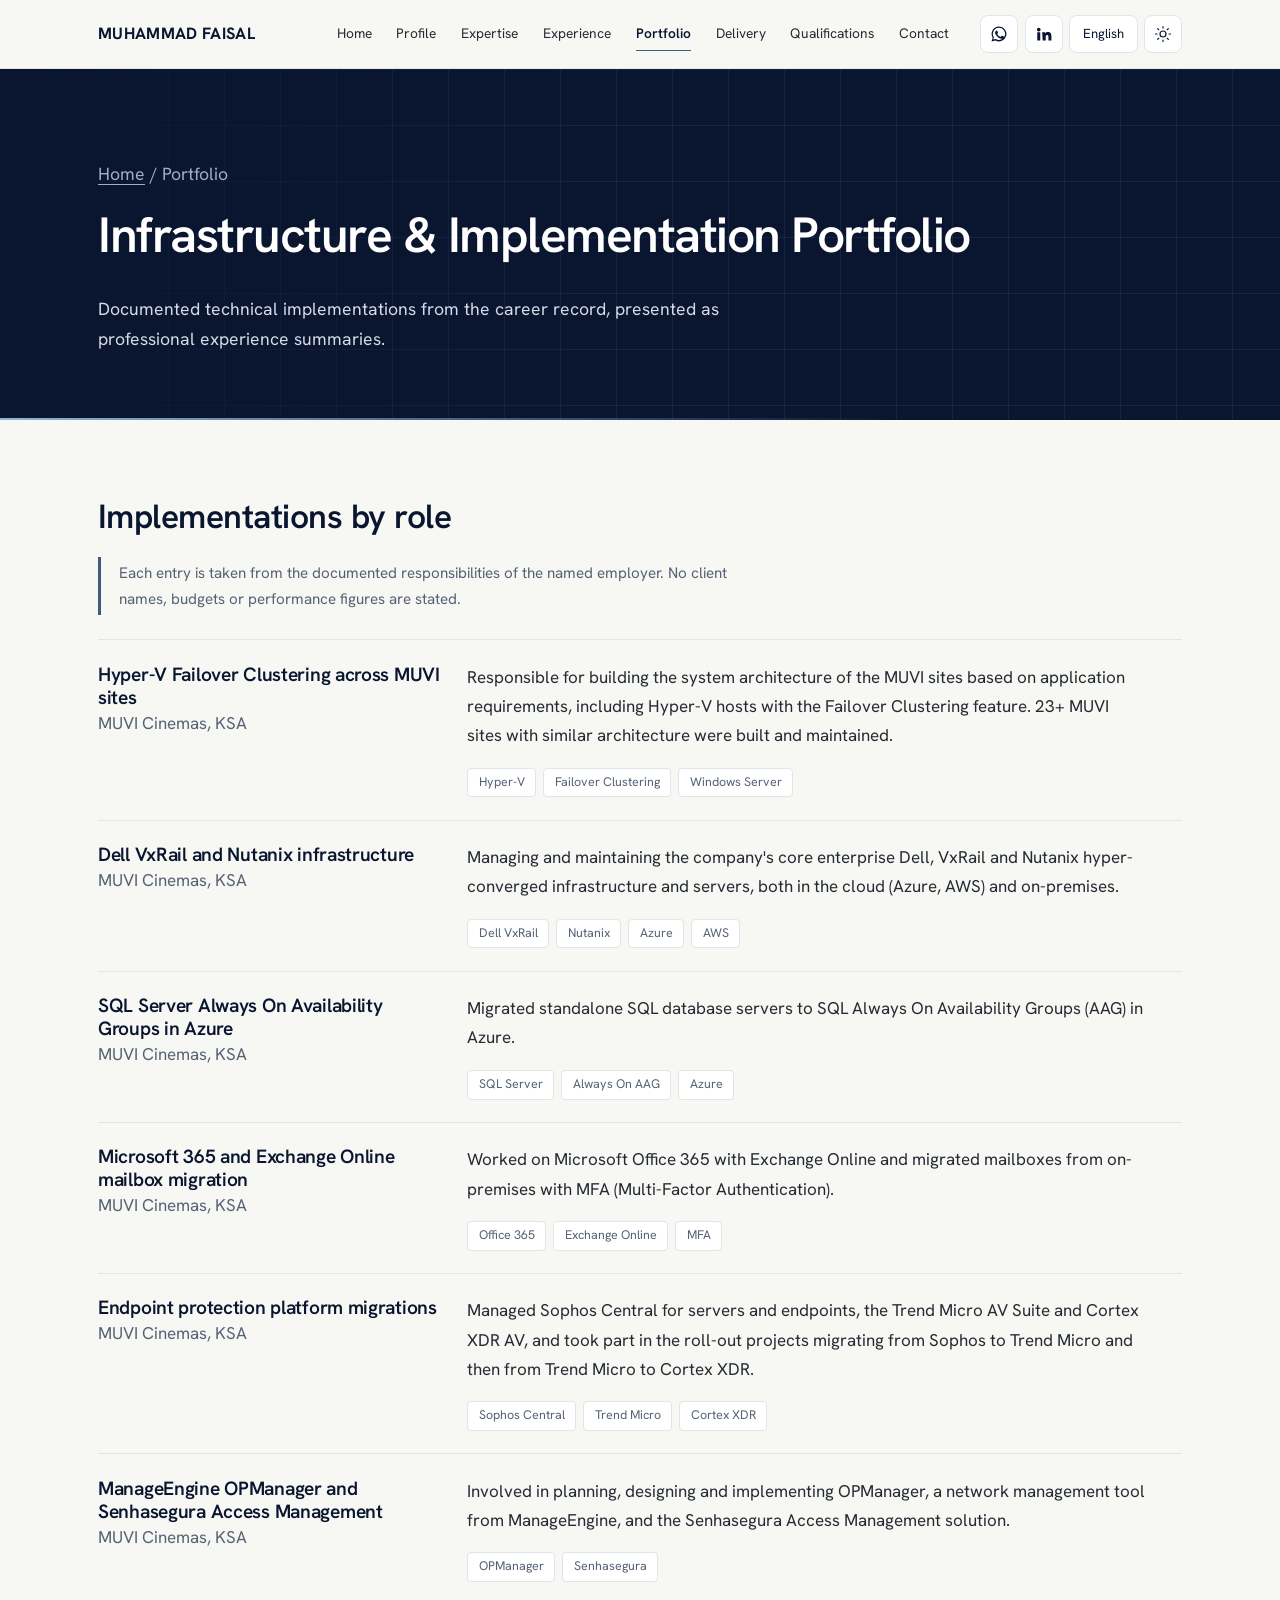
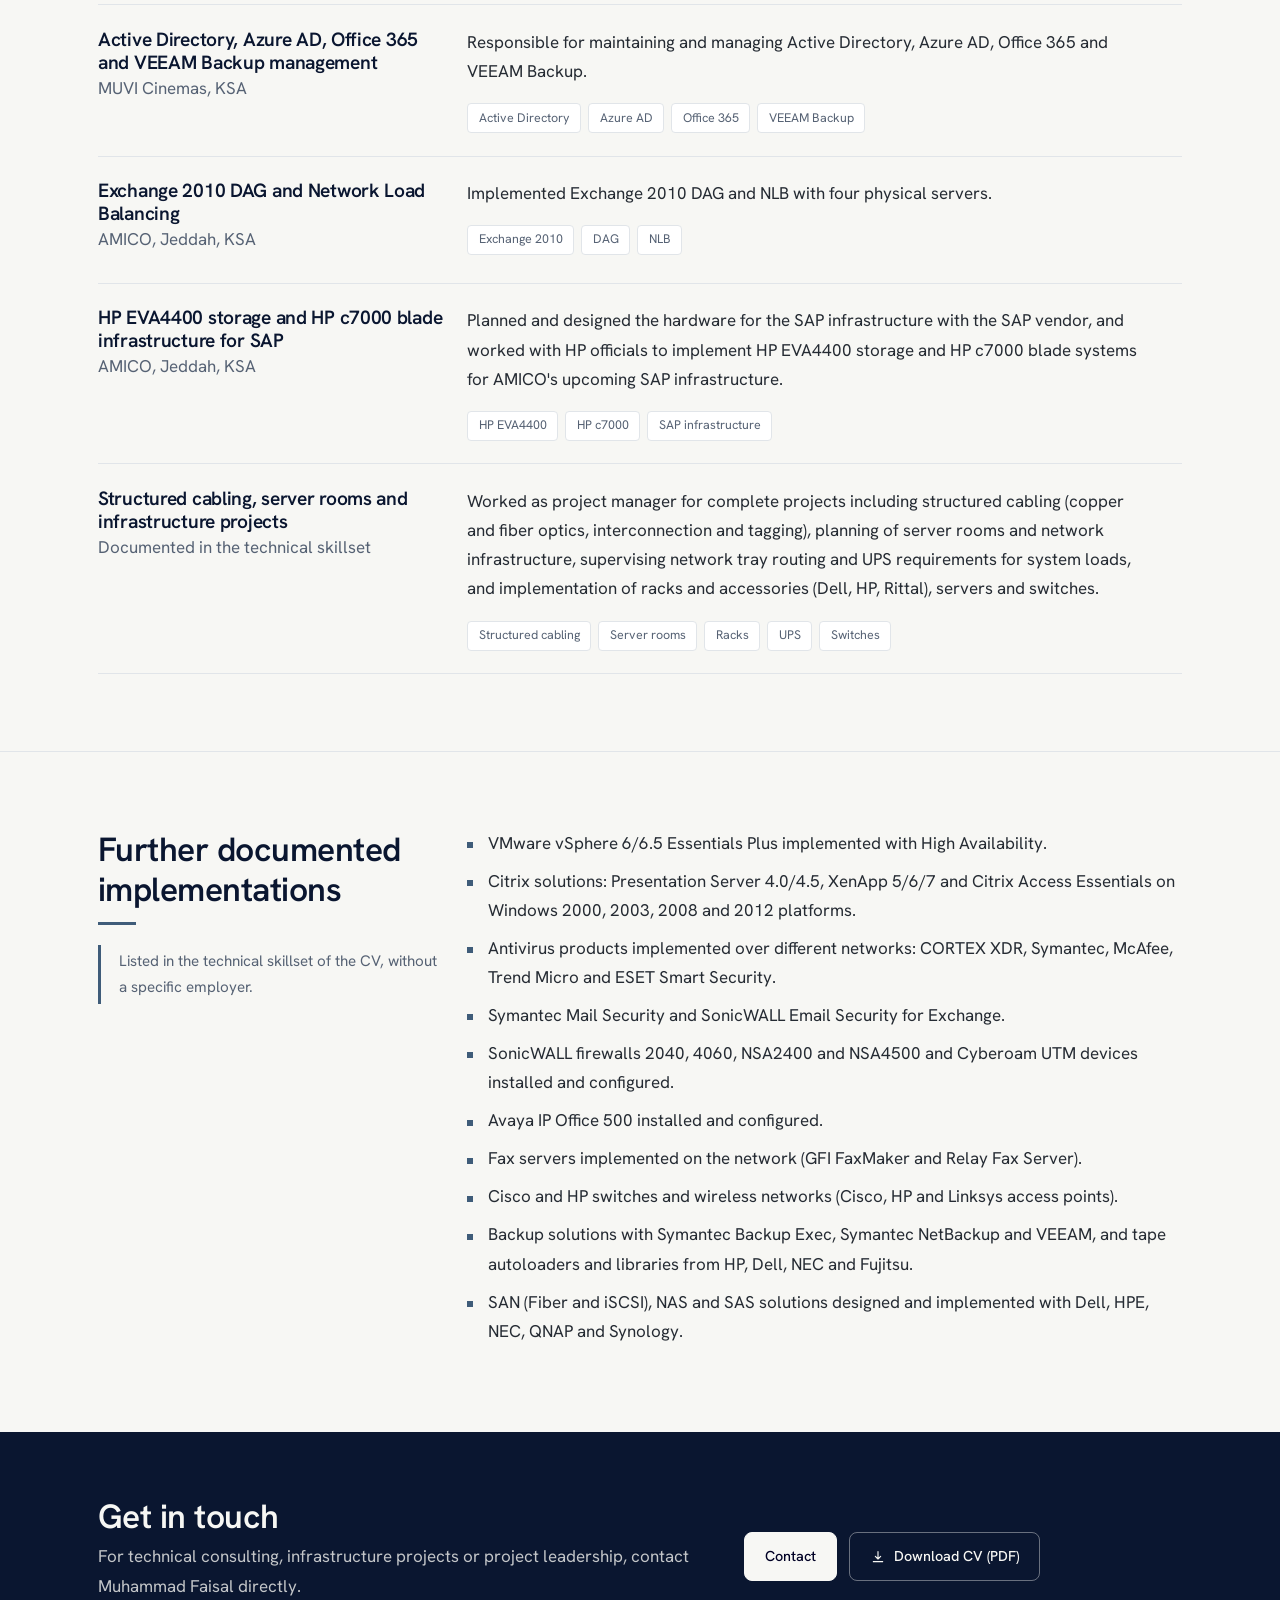
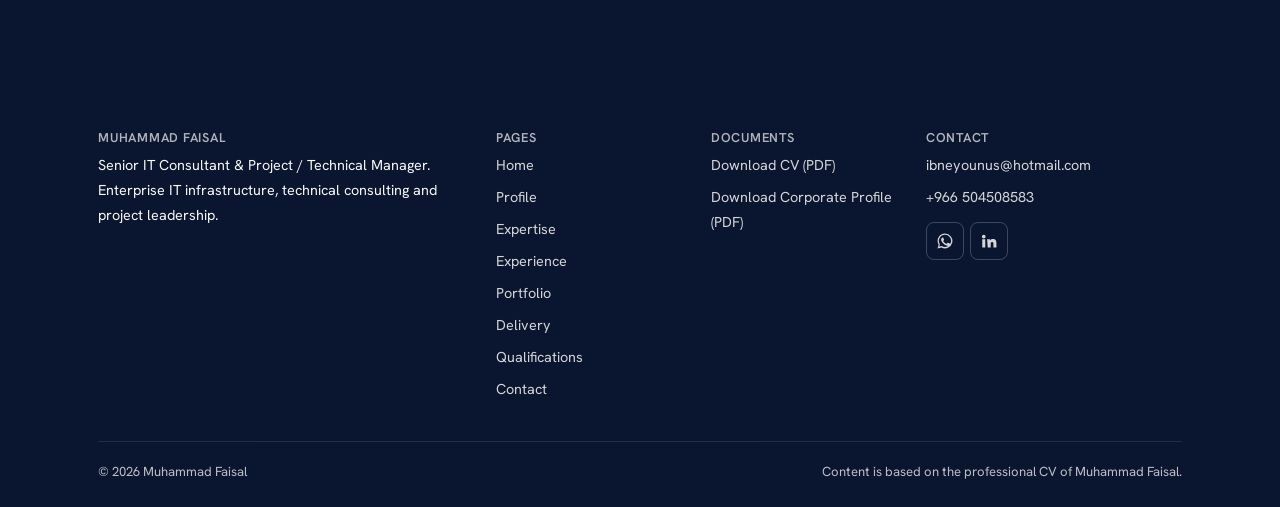
<file: portfolio.html>
<!DOCTYPE html>
<html lang="en" dir="ltr" data-theme="light">
<head>
<meta charset="utf-8">
<meta name="viewport" content="width=device-width, initial-scale=1">
<title data-i18n="meta.pf.t">Infrastructure &amp; Implementation Portfolio | Muhammad Faisal</title>
<meta name="description" content="Documented infrastructure implementations by Muhammad Faisal: Hyper-V clusters, VxRail and Nutanix, SQL Always On, Exchange Online migration, endpoint security migrations and SAP hardware." data-i18n-attr="content:meta.pf.d">
<meta name="author" content="Muhammad Faisal">
<meta name="theme-color" content="#101B2D">
<link rel="canonical" href="https://www.example.com/portfolio.html">
<meta property="og:type" content="website">
<meta property="og:title" content="Infrastructure &amp; Implementation Portfolio | Muhammad Faisal">
<meta property="og:description" content="Documented infrastructure implementations by Muhammad Faisal: Hyper-V clusters, VxRail and Nutanix, SQL Always On, Exchange Online migration, endpoint security migrations and SAP hardware.">
<meta property="og:url" content="https://www.example.com/portfolio.html">
<meta property="og:image" content="https://www.example.com/assets/img/og-image.png">
<meta name="twitter:card" content="summary_large_image">
<link rel="icon" href="assets/img/favicon.svg" type="image/svg+xml">
<link rel="preconnect" href="https://fonts.googleapis.com"><link rel="preconnect" href="https://fonts.gstatic.com" crossorigin>
<link rel="stylesheet" href="https://fonts.googleapis.com/css2?family=Hanken+Grotesk:wght@400;500;600;700&display=swap">
<link rel="stylesheet" href="css/style.css">
<script>(function(){try{var t=localStorage.getItem("theme");if(!t){t=matchMedia("(prefers-color-scheme: dark)").matches?"dark":"light"}document.documentElement.setAttribute("data-theme",t)}catch(e){}})();</script>
</head>
<body>
<a class="skip" href="#main" data-i18n="a11y.skip">Skip to main content</a>
<header class="site-header"><div class="wrap bar">
<a class="brand" href="index.html" aria-label="Muhammad Faisal, home"><b>MUHAMMAD FAISAL</b><span data-i18n="brand.sub">Senior IT Consultant &amp; Project / Technical Manager</span></a>
<nav class="nav" id="nav" data-i18n-attr="aria-label:a11y.nav" aria-label="Primary navigation"><a href="index.html" data-i18n="nav.home">Home</a><a href="profile.html" data-i18n="nav.profile">Profile</a><a href="expertise.html" data-i18n="nav.expertise">Expertise</a><a href="experience.html" data-i18n="nav.experience">Experience</a><a href="portfolio.html" aria-current="page" data-i18n="nav.portfolio">Portfolio</a><a href="leadership.html" data-i18n="nav.leadership">Delivery</a><a href="qualifications.html" data-i18n="nav.qualifications">Qualifications</a><a href="contact.html" data-i18n="nav.contact">Contact</a></nav>
<div class="tools">
<div class="socials head"><a class="ibtn" href="https://wa.me/966504508583?text=Hello%20Muhammad%2C%20I%20found%20your%20website." data-link="whatsapp" target="_blank" rel="noopener" data-i18n-attr="aria-label:a11y.wa" aria-label="Chat on WhatsApp"><svg class="fill" viewBox="0 0 24 24" aria-hidden="true"><path d="M12.04 2a9.9 9.9 0 0 0-8.5 14.9L2 22l5.25-1.4A9.9 9.9 0 1 0 12.04 2zm0 1.8a8.1 8.1 0 1 1-4.3 15l-.3-.2-3.1.8.85-3-.2-.32A8.1 8.1 0 0 1 12.04 3.8zM8.6 7.6c-.2 0-.5.1-.75.4-.25.3-1 1-1 2.4s1.05 2.8 1.2 3c.15.2 2.05 3.2 5 4.35 2.45.95 2.95.75 3.5.7.55-.05 1.75-.7 2-1.4.25-.7.25-1.3.17-1.4-.07-.12-.27-.2-.57-.35s-1.75-.87-2.02-.97c-.27-.1-.47-.15-.67.15-.2.3-.77.97-.94 1.17-.17.2-.35.22-.65.07-.3-.15-1.25-.46-2.4-1.47-.9-.8-1.5-1.77-1.67-2.07-.17-.3-.02-.46.13-.6.13-.13.3-.35.45-.52.15-.17.2-.3.3-.5.1-.2.05-.37-.02-.52-.07-.15-.67-1.65-.92-2.25-.24-.58-.5-.5-.67-.5z"/></svg></a><a class="ibtn" href="#" data-link="linkedin" target="_blank" rel="noopener" hidden data-i18n-attr="aria-label:a11y.in" aria-label="LinkedIn profile"><svg class="fill" viewBox="0 0 24 24" aria-hidden="true"><path d="M4.98 3.5a2.5 2.5 0 1 1 0 5 2.5 2.5 0 0 1 0-5zM3 9.75h4v11H3zM9.5 9.75h3.8v1.5h.05c.53-1 1.83-1.85 3.77-1.85 4 0 4.78 2.55 4.78 5.9v5.45h-4v-4.85c0-1.16-.02-2.65-1.7-2.65s-1.9 1.27-1.9 2.57v4.93h-4z"/></svg></a></div>
<div class="lang"><label class="sr-only" for="lang" data-i18n="a11y.lang">Language</label><select id="lang" name="lang"><option value="en">English</option><option value="ar">العربية</option><option value="ur">اردو</option><option value="fa">فارسی</option><option value="zh">中文</option><option value="ja">日本語</option><option value="ko">한국어</option></select></div>
<button class="ibtn theme" type="button" id="theme" data-i18n-attr="aria-label:a11y.theme" aria-label="Switch between light and dark mode"><svg class="sun" viewBox="0 0 24 24" aria-hidden="true"><circle cx="12" cy="12" r="4"/><path d="M12 2v2M12 20v2M4.9 4.9l1.4 1.4M17.7 17.7l1.4 1.4M2 12h2M20 12h2M4.9 19.1l1.4-1.4M17.7 6.3l1.4-1.4"/></svg><svg class="moon" viewBox="0 0 24 24" aria-hidden="true"><path d="M21 12.8A9 9 0 1 1 11.2 3a7 7 0 0 0 9.8 9.8z"/></svg></button>
<button class="ibtn menu-btn" type="button" id="menu" aria-controls="nav" aria-expanded="false" data-i18n-attr="aria-label:a11y.menu" aria-label="Open or close menu"><svg viewBox="0 0 24 24" aria-hidden="true"><path d="M4 7h16M4 12h16M4 17h16"/></svg></button>
</div></div></header>
<main id="main">
<div class="page-head"><div class="wrap">
<p class="crumb"><a href="index.html" data-i18n="nav.home">Home</a> / <span data-i18n="nav.portfolio">Portfolio</span></p>
<h1 data-i18n="pf.h">Infrastructure &amp; Implementation Portfolio</h1>
<p class="lead" data-i18n="pf.p">Documented technical implementations from the career record, presented as professional experience summaries.</p>
</div></div>
<section><div class="wrap">
<h2 data-i18n="pf.a">Implementations by role</h2>
<p class="note" data-i18n="pf.an" style="margin-bottom:1.5rem">Each entry is taken from the documented responsibilities of the named employer. No client names, budgets or performance figures are stated.</p>
<ul class="rows"><li><div class="k"><h3 data-i18n="pf.i1.t">Hyper-V Failover Clustering across MUVI sites</h3><p style='color:var(--muted);margin-bottom:.4rem'>MUVI Cinemas, KSA</p></div><div class="v"><p data-i18n="pf.i1.d">Responsible for building the system architecture of the MUVI sites based on application requirements, including Hyper-V hosts with the Failover Clustering feature. 23+ MUVI sites with similar architecture were built and maintained.</p><ul class="tags"><li>Hyper-V</li><li>Failover Clustering</li><li>Windows Server</li></ul></div></li><li><div class="k"><h3 data-i18n="pf.i2.t">Dell VxRail and Nutanix infrastructure</h3><p style='color:var(--muted);margin-bottom:.4rem'>MUVI Cinemas, KSA</p></div><div class="v"><p data-i18n="pf.i2.d">Managing and maintaining the company's core enterprise Dell, VxRail and Nutanix hyper-converged infrastructure and servers, both in the cloud (Azure, AWS) and on-premises.</p><ul class="tags"><li>Dell VxRail</li><li>Nutanix</li><li>Azure</li><li>AWS</li></ul></div></li><li><div class="k"><h3 data-i18n="pf.i3.t">SQL Server Always On Availability Groups in Azure</h3><p style='color:var(--muted);margin-bottom:.4rem'>MUVI Cinemas, KSA</p></div><div class="v"><p data-i18n="pf.i3.d">Migrated standalone SQL database servers to SQL Always On Availability Groups (AAG) in Azure.</p><ul class="tags"><li>SQL Server</li><li>Always On AAG</li><li>Azure</li></ul></div></li><li><div class="k"><h3 data-i18n="pf.i4.t">Microsoft 365 and Exchange Online mailbox migration</h3><p style='color:var(--muted);margin-bottom:.4rem'>MUVI Cinemas, KSA</p></div><div class="v"><p data-i18n="pf.i4.d">Worked on Microsoft Office 365 with Exchange Online and migrated mailboxes from on-premises with MFA (Multi-Factor Authentication).</p><ul class="tags"><li>Office 365</li><li>Exchange Online</li><li>MFA</li></ul></div></li><li><div class="k"><h3 data-i18n="pf.i5.t">Endpoint protection platform migrations</h3><p style='color:var(--muted);margin-bottom:.4rem'>MUVI Cinemas, KSA</p></div><div class="v"><p data-i18n="pf.i5.d">Managed Sophos Central for servers and endpoints, the Trend Micro AV Suite and Cortex XDR AV, and took part in the roll-out projects migrating from Sophos to Trend Micro and then from Trend Micro to Cortex XDR.</p><ul class="tags"><li>Sophos Central</li><li>Trend Micro</li><li>Cortex XDR</li></ul></div></li><li><div class="k"><h3 data-i18n="pf.i6.t">ManageEngine OPManager and Senhasegura Access Management</h3><p style='color:var(--muted);margin-bottom:.4rem'>MUVI Cinemas, KSA</p></div><div class="v"><p data-i18n="pf.i6.d">Involved in planning, designing and implementing OPManager, a network management tool from ManageEngine, and the Senhasegura Access Management solution.</p><ul class="tags"><li>OPManager</li><li>Senhasegura</li></ul></div></li><li><div class="k"><h3 data-i18n="pf.i7.t">Active Directory, Azure AD, Office 365 and VEEAM Backup management</h3><p style='color:var(--muted);margin-bottom:.4rem'>MUVI Cinemas, KSA</p></div><div class="v"><p data-i18n="pf.i7.d">Responsible for maintaining and managing Active Directory, Azure AD, Office 365 and VEEAM Backup.</p><ul class="tags"><li>Active Directory</li><li>Azure AD</li><li>Office 365</li><li>VEEAM Backup</li></ul></div></li><li><div class="k"><h3 data-i18n="pf.i8.t">Exchange 2010 DAG and Network Load Balancing</h3><p style='color:var(--muted);margin-bottom:.4rem'>AMICO, Jeddah, KSA</p></div><div class="v"><p data-i18n="pf.i8.d">Implemented Exchange 2010 DAG and NLB with four physical servers.</p><ul class="tags"><li>Exchange 2010</li><li>DAG</li><li>NLB</li></ul></div></li><li><div class="k"><h3 data-i18n="pf.i9.t">HP EVA4400 storage and HP c7000 blade infrastructure for SAP</h3><p style='color:var(--muted);margin-bottom:.4rem'>AMICO, Jeddah, KSA</p></div><div class="v"><p data-i18n="pf.i9.d">Planned and designed the hardware for the SAP infrastructure with the SAP vendor, and worked with HP officials to implement HP EVA4400 storage and HP c7000 blade systems for AMICO's upcoming SAP infrastructure.</p><ul class="tags"><li>HP EVA4400</li><li>HP c7000</li><li>SAP infrastructure</li></ul></div></li><li><div class="k"><h3 data-i18n="pf.i10.t">Structured cabling, server rooms and infrastructure projects</h3><p data-i18n="pf.ctx" style="color:var(--muted)">Documented in the technical skillset</p></div><div class="v"><p data-i18n="pf.i10.d">Worked as project manager for complete projects including structured cabling (copper and fiber optics, interconnection and tagging), planning of server rooms and network infrastructure, supervising network tray routing and UPS requirements for system loads, and implementation of racks and accessories (Dell, HP, Rittal), servers and switches.</p><ul class="tags"><li>Structured cabling</li><li>Server rooms</li><li>Racks</li><li>UPS</li><li>Switches</li></ul></div></li></ul></div></section>
<section class="rule"><div class="wrap grid">
<div class="side"><h2 data-i18n="pf.m.h">Further documented implementations</h2><p class="note" data-i18n="pf.m.p">Listed in the technical skillset of the CV, without a specific employer.</p></div>
<div class="main"><ul class="dots"><li data-i18n="pf.m1">VMware vSphere 6/6.5 Essentials Plus implemented with High Availability.</li><li data-i18n="pf.m2">Citrix solutions: Presentation Server 4.0/4.5, XenApp 5/6/7 and Citrix Access Essentials on Windows 2000, 2003, 2008 and 2012 platforms.</li><li data-i18n="pf.m3">Antivirus products implemented over different networks: CORTEX XDR, Symantec, McAfee, Trend Micro and ESET Smart Security.</li><li data-i18n="pf.m4">Symantec Mail Security and SonicWALL Email Security for Exchange.</li><li data-i18n="pf.m5">SonicWALL firewalls 2040, 4060, NSA2400 and NSA4500 and Cyberoam UTM devices installed and configured.</li><li data-i18n="pf.m6">Avaya IP Office 500 installed and configured.</li><li data-i18n="pf.m7">Fax servers implemented on the network (GFI FaxMaker and Relay Fax Server).</li><li data-i18n="pf.m8">Cisco and HP switches and wireless networks (Cisco, HP and Linksys access points).</li><li data-i18n="pf.m9">Backup solutions with Symantec Backup Exec, Symantec NetBackup and VEEAM, and tape autoloaders and libraries from HP, Dell, NEC and Fujitsu.</li><li data-i18n="pf.m10">SAN (Fiber and iSCSI), NAS and SAS solutions designed and implemented with Dell, HPE, NEC, QNAP and Synology.</li></ul></div></div></section><section class="cta"><div class="wrap grid cta-grid">
<div class="cta-l"><h2 data-i18n="cta.h">Get in touch</h2><p data-i18n="cta.p">For technical consulting, infrastructure projects or project leadership, contact Muhammad Faisal directly.</p></div>
<div class="btns cta-r"><a class="btn" href="contact.html" data-i18n="cta.btn">Contact</a>
<a class="btn alt" href="assets/downloads/Muhammad_Faisal_CV.pdf" download data-link="cv"><svg viewBox="0 0 24 24" aria-hidden="true"><path d="M12 4v11m0 0-4-4m4 4 4-4M5 19h14"/></svg><span data-i18n="dl.cv">Download CV (PDF)</span></a></div>
</div></section>
</main>
<footer class="site-footer"><div class="wrap">
<div class="foot-grid">
<div><h4>Muhammad Faisal</h4><p data-i18n="foot.blurb">Senior IT Consultant &amp; Project / Technical Manager. Enterprise IT infrastructure, technical consulting and project leadership.</p></div>
<div><h4 data-i18n="foot.pages">Pages</h4><ul><li><a href="index.html" data-i18n="nav.home">Home</a></li><li><a href="profile.html" data-i18n="nav.profile">Profile</a></li><li><a href="expertise.html" data-i18n="nav.expertise">Expertise</a></li><li><a href="experience.html" data-i18n="nav.experience">Experience</a></li><li><a href="portfolio.html" data-i18n="nav.portfolio">Portfolio</a></li><li><a href="leadership.html" data-i18n="nav.leadership">Delivery</a></li><li><a href="qualifications.html" data-i18n="nav.qualifications">Qualifications</a></li><li><a href="contact.html" data-i18n="nav.contact">Contact</a></li></ul></div>
<div><h4 data-i18n="foot.docs">Documents</h4><ul>
<li><a href="assets/downloads/Muhammad_Faisal_CV.pdf" download data-link="cv" data-i18n="dl.cv">Download CV (PDF)</a></li>
<li><a href="assets/downloads/Muhammad_Faisal_Corporate_Profile.pdf" download data-link="profile" data-i18n="dl.profile">Download Corporate Profile (PDF)</a></li></ul></div>
<div><h4 data-i18n="foot.contact">Contact</h4><ul>
<li><a href="mailto:ibneyounus@hotmail.com" data-link="email">ibneyounus@hotmail.com</a></li>
<li><a href="tel:+966504508583" data-link="phone" dir="ltr">+966 504508583</a></li></ul>
<div style="margin-top:.8rem"><div class="socials "><a class="ibtn" href="https://wa.me/966504508583?text=Hello%20Muhammad%2C%20I%20found%20your%20website." data-link="whatsapp" target="_blank" rel="noopener" data-i18n-attr="aria-label:a11y.wa" aria-label="Chat on WhatsApp"><svg class="fill" viewBox="0 0 24 24" aria-hidden="true"><path d="M12.04 2a9.9 9.9 0 0 0-8.5 14.9L2 22l5.25-1.4A9.9 9.9 0 1 0 12.04 2zm0 1.8a8.1 8.1 0 1 1-4.3 15l-.3-.2-3.1.8.85-3-.2-.32A8.1 8.1 0 0 1 12.04 3.8zM8.6 7.6c-.2 0-.5.1-.75.4-.25.3-1 1-1 2.4s1.05 2.8 1.2 3c.15.2 2.05 3.2 5 4.35 2.45.95 2.95.75 3.5.7.55-.05 1.75-.7 2-1.4.25-.7.25-1.3.17-1.4-.07-.12-.27-.2-.57-.35s-1.75-.87-2.02-.97c-.27-.1-.47-.15-.67.15-.2.3-.77.97-.94 1.17-.17.2-.35.22-.65.07-.3-.15-1.25-.46-2.4-1.47-.9-.8-1.5-1.77-1.67-2.07-.17-.3-.02-.46.13-.6.13-.13.3-.35.45-.52.15-.17.2-.3.3-.5.1-.2.05-.37-.02-.52-.07-.15-.67-1.65-.92-2.25-.24-.58-.5-.5-.67-.5z"/></svg></a><a class="ibtn" href="#" data-link="linkedin" target="_blank" rel="noopener" hidden data-i18n-attr="aria-label:a11y.in" aria-label="LinkedIn profile"><svg class="fill" viewBox="0 0 24 24" aria-hidden="true"><path d="M4.98 3.5a2.5 2.5 0 1 1 0 5 2.5 2.5 0 0 1 0-5zM3 9.75h4v11H3zM9.5 9.75h3.8v1.5h.05c.53-1 1.83-1.85 3.77-1.85 4 0 4.78 2.55 4.78 5.9v5.45h-4v-4.85c0-1.16-.02-2.65-1.7-2.65s-1.9 1.27-1.9 2.57v4.93h-4z"/></svg></a></div></div></div>
</div>
<div class="legal"><span>&copy; 2026 Muhammad Faisal</span><span data-i18n="foot.legal">Content is based on the professional CV of Muhammad Faisal.</span></div>
</div></footer>
<script src="js/config.js"></script>
<script src="js/site.js"></script>
</body>
</html>
</file>
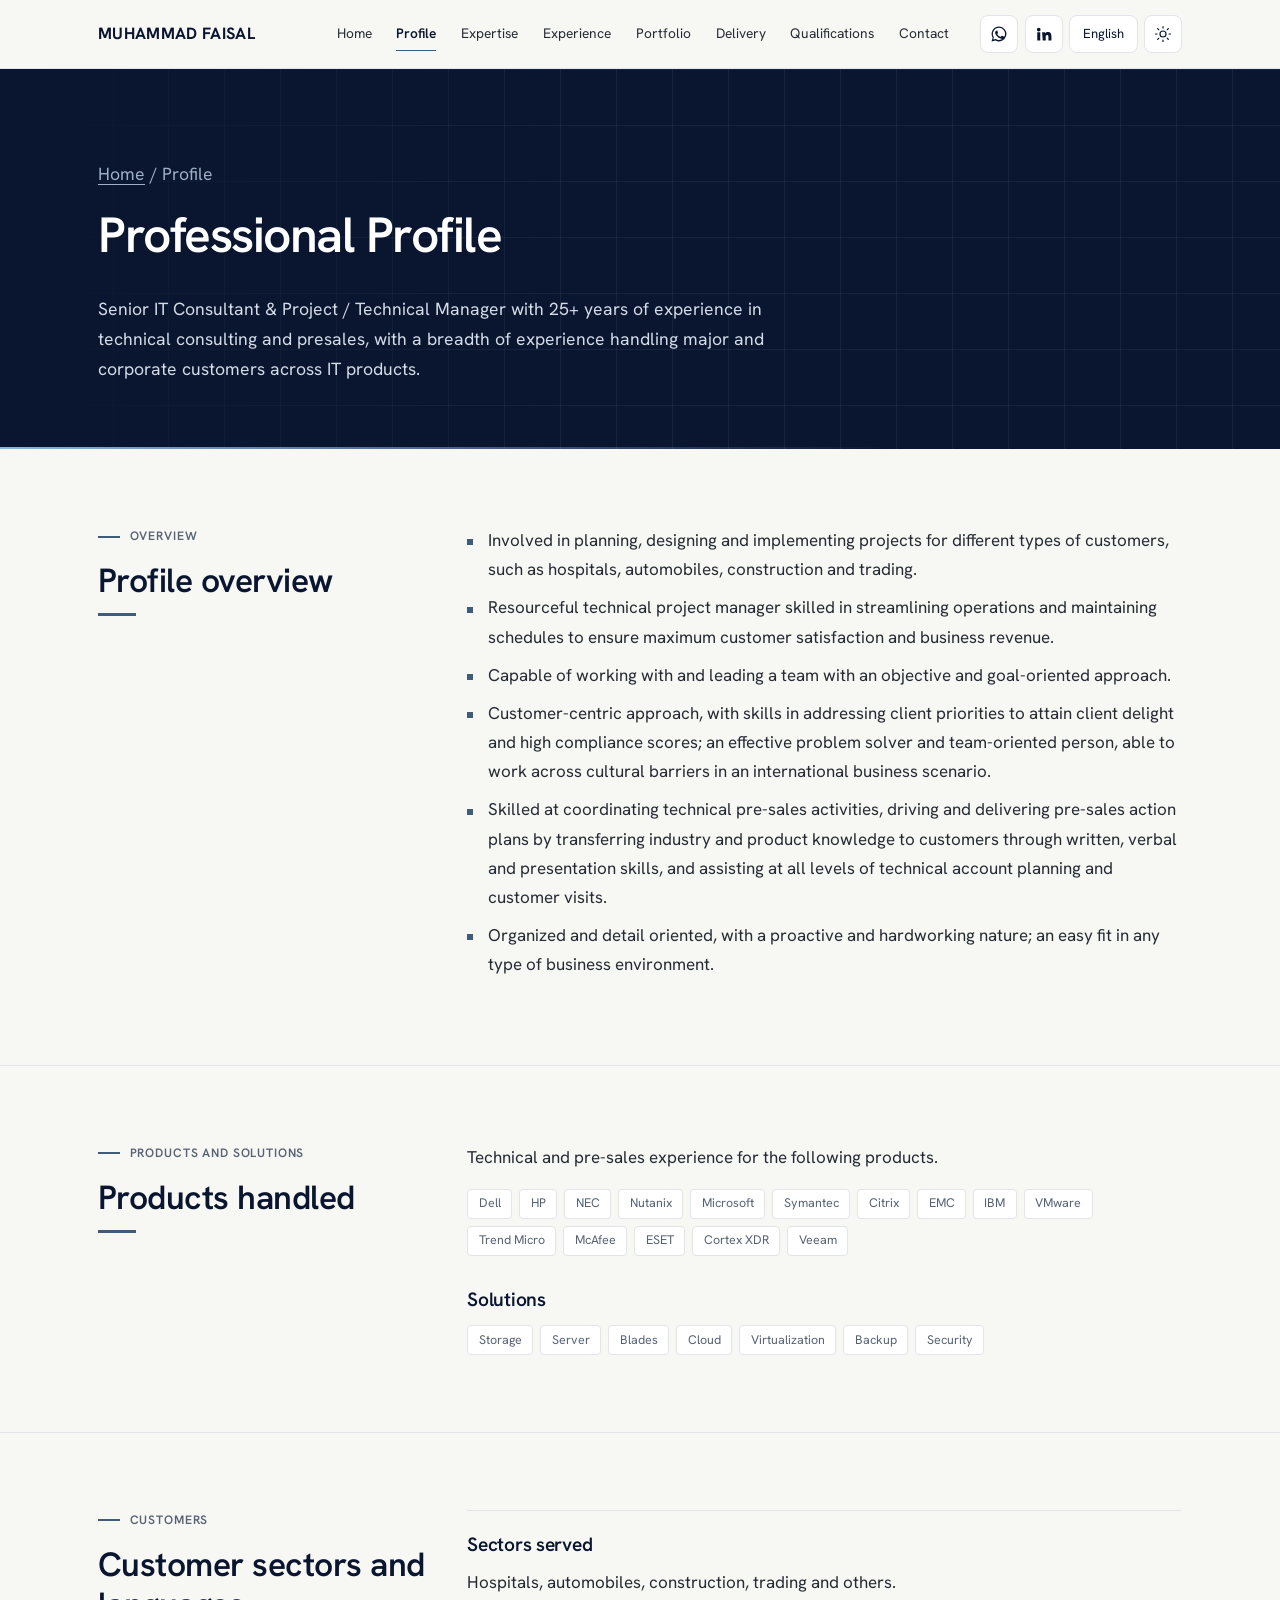
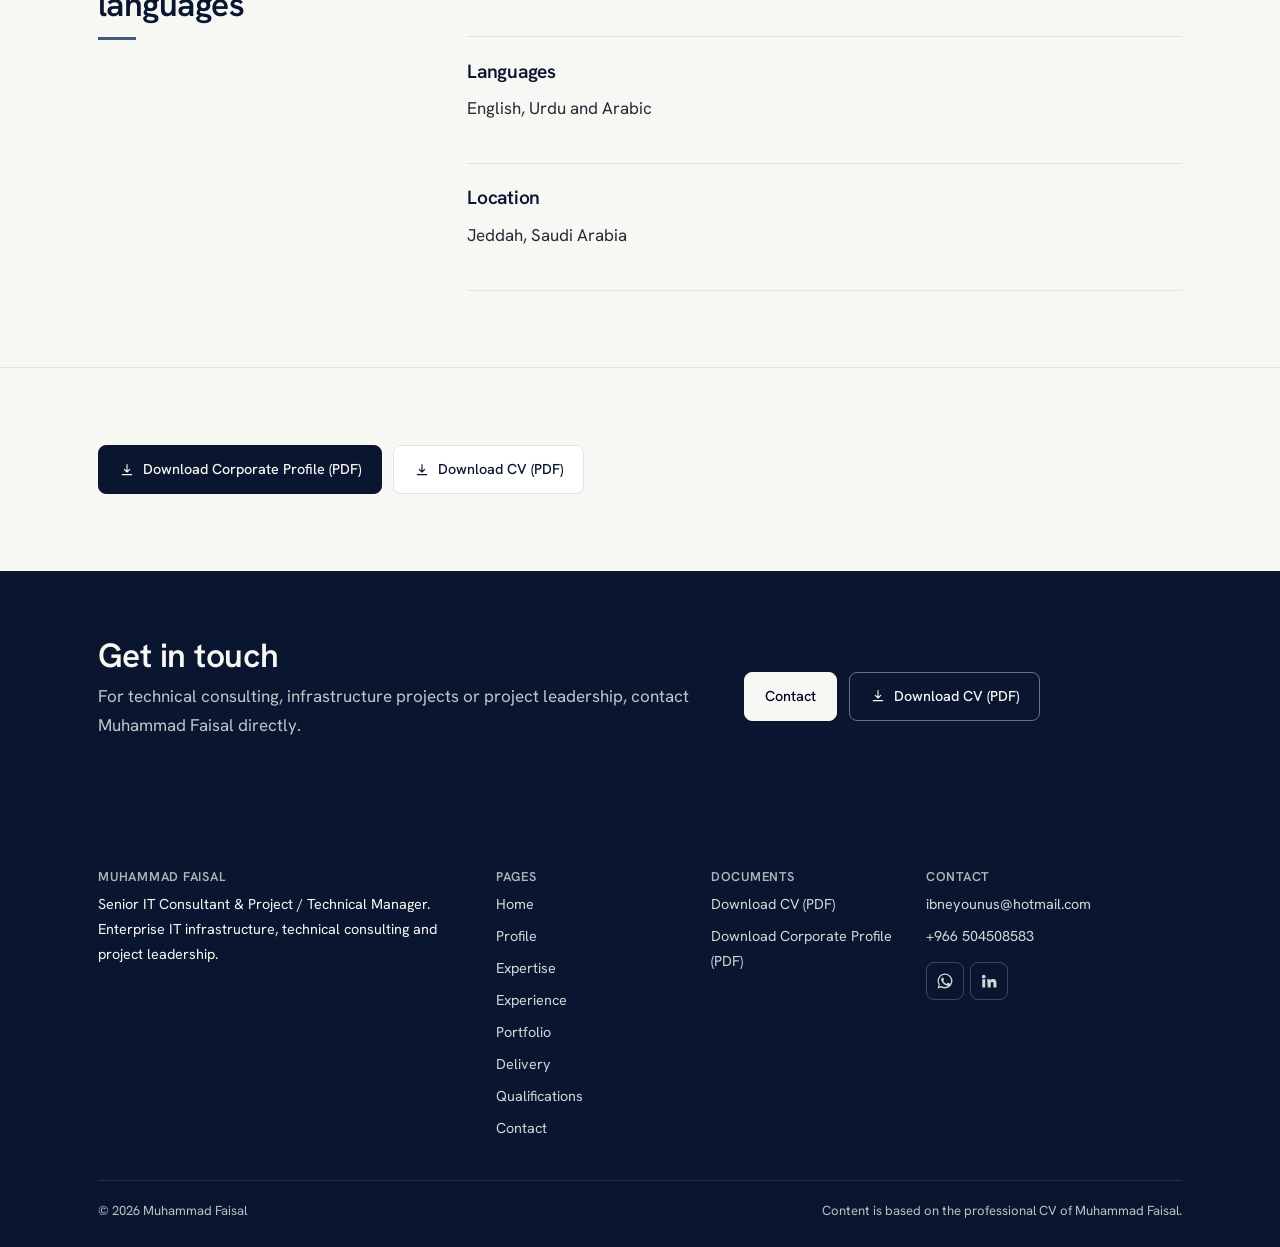
<file: profile.html>
<!DOCTYPE html>
<html lang="en" dir="ltr" data-theme="light">
<head>
<meta charset="utf-8">
<meta name="viewport" content="width=device-width, initial-scale=1">
<title data-i18n="meta.pr.t">Professional Profile | Muhammad Faisal</title>
<meta name="description" content="Professional profile of Muhammad Faisal: planning, design and implementation of IT projects, technical pre-sales, project management and customer focus." data-i18n-attr="content:meta.pr.d">
<meta name="author" content="Muhammad Faisal">
<meta name="theme-color" content="#101B2D">
<link rel="canonical" href="https://www.example.com/profile.html">
<meta property="og:type" content="website">
<meta property="og:title" content="Professional Profile | Muhammad Faisal">
<meta property="og:description" content="Professional profile of Muhammad Faisal: planning, design and implementation of IT projects, technical pre-sales, project management and customer focus.">
<meta property="og:url" content="https://www.example.com/profile.html">
<meta property="og:image" content="https://www.example.com/assets/img/og-image.png">
<meta name="twitter:card" content="summary_large_image">
<link rel="icon" href="assets/img/favicon.svg" type="image/svg+xml">
<link rel="preconnect" href="https://fonts.googleapis.com"><link rel="preconnect" href="https://fonts.gstatic.com" crossorigin>
<link rel="stylesheet" href="https://fonts.googleapis.com/css2?family=Hanken+Grotesk:wght@400;500;600;700&display=swap">
<link rel="stylesheet" href="css/style.css">
<script>(function(){try{var t=localStorage.getItem("theme");if(!t){t=matchMedia("(prefers-color-scheme: dark)").matches?"dark":"light"}document.documentElement.setAttribute("data-theme",t)}catch(e){}})();</script>
</head>
<body>
<a class="skip" href="#main" data-i18n="a11y.skip">Skip to main content</a>
<header class="site-header"><div class="wrap bar">
<a class="brand" href="index.html" aria-label="Muhammad Faisal, home"><b>MUHAMMAD FAISAL</b><span data-i18n="brand.sub">Senior IT Consultant &amp; Project / Technical Manager</span></a>
<nav class="nav" id="nav" data-i18n-attr="aria-label:a11y.nav" aria-label="Primary navigation"><a href="index.html" data-i18n="nav.home">Home</a><a href="profile.html" aria-current="page" data-i18n="nav.profile">Profile</a><a href="expertise.html" data-i18n="nav.expertise">Expertise</a><a href="experience.html" data-i18n="nav.experience">Experience</a><a href="portfolio.html" data-i18n="nav.portfolio">Portfolio</a><a href="leadership.html" data-i18n="nav.leadership">Delivery</a><a href="qualifications.html" data-i18n="nav.qualifications">Qualifications</a><a href="contact.html" data-i18n="nav.contact">Contact</a></nav>
<div class="tools">
<div class="socials head"><a class="ibtn" href="https://wa.me/966504508583?text=Hello%20Muhammad%2C%20I%20found%20your%20website." data-link="whatsapp" target="_blank" rel="noopener" data-i18n-attr="aria-label:a11y.wa" aria-label="Chat on WhatsApp"><svg class="fill" viewBox="0 0 24 24" aria-hidden="true"><path d="M12.04 2a9.9 9.9 0 0 0-8.5 14.9L2 22l5.25-1.4A9.9 9.9 0 1 0 12.04 2zm0 1.8a8.1 8.1 0 1 1-4.3 15l-.3-.2-3.1.8.85-3-.2-.32A8.1 8.1 0 0 1 12.04 3.8zM8.6 7.6c-.2 0-.5.1-.75.4-.25.3-1 1-1 2.4s1.05 2.8 1.2 3c.15.2 2.05 3.2 5 4.35 2.45.95 2.95.75 3.5.7.55-.05 1.75-.7 2-1.4.25-.7.25-1.3.17-1.4-.07-.12-.27-.2-.57-.35s-1.75-.87-2.02-.97c-.27-.1-.47-.15-.67.15-.2.3-.77.97-.94 1.17-.17.2-.35.22-.65.07-.3-.15-1.25-.46-2.4-1.47-.9-.8-1.5-1.77-1.67-2.07-.17-.3-.02-.46.13-.6.13-.13.3-.35.45-.52.15-.17.2-.3.3-.5.1-.2.05-.37-.02-.52-.07-.15-.67-1.65-.92-2.25-.24-.58-.5-.5-.67-.5z"/></svg></a><a class="ibtn" href="#" data-link="linkedin" target="_blank" rel="noopener" hidden data-i18n-attr="aria-label:a11y.in" aria-label="LinkedIn profile"><svg class="fill" viewBox="0 0 24 24" aria-hidden="true"><path d="M4.98 3.5a2.5 2.5 0 1 1 0 5 2.5 2.5 0 0 1 0-5zM3 9.75h4v11H3zM9.5 9.75h3.8v1.5h.05c.53-1 1.83-1.85 3.77-1.85 4 0 4.78 2.55 4.78 5.9v5.45h-4v-4.85c0-1.16-.02-2.65-1.7-2.65s-1.9 1.27-1.9 2.57v4.93h-4z"/></svg></a></div>
<div class="lang"><label class="sr-only" for="lang" data-i18n="a11y.lang">Language</label><select id="lang" name="lang"><option value="en">English</option><option value="ar">العربية</option><option value="ur">اردو</option><option value="fa">فارسی</option><option value="zh">中文</option><option value="ja">日本語</option><option value="ko">한국어</option></select></div>
<button class="ibtn theme" type="button" id="theme" data-i18n-attr="aria-label:a11y.theme" aria-label="Switch between light and dark mode"><svg class="sun" viewBox="0 0 24 24" aria-hidden="true"><circle cx="12" cy="12" r="4"/><path d="M12 2v2M12 20v2M4.9 4.9l1.4 1.4M17.7 17.7l1.4 1.4M2 12h2M20 12h2M4.9 19.1l1.4-1.4M17.7 6.3l1.4-1.4"/></svg><svg class="moon" viewBox="0 0 24 24" aria-hidden="true"><path d="M21 12.8A9 9 0 1 1 11.2 3a7 7 0 0 0 9.8 9.8z"/></svg></button>
<button class="ibtn menu-btn" type="button" id="menu" aria-controls="nav" aria-expanded="false" data-i18n-attr="aria-label:a11y.menu" aria-label="Open or close menu"><svg viewBox="0 0 24 24" aria-hidden="true"><path d="M4 7h16M4 12h16M4 17h16"/></svg></button>
</div></div></header>
<main id="main">
<div class="page-head"><div class="wrap">
<p class="crumb"><a href="index.html" data-i18n="nav.home">Home</a> / <span data-i18n="nav.profile">Profile</span></p>
<h1 data-i18n="pr.h">Professional Profile</h1>
<p class="lead" data-i18n="pr.p">Senior IT Consultant &amp; Project / Technical Manager with 25+ years of experience in technical consulting and presales, with a breadth of experience handling major and corporate customers across IT products.</p>
</div></div>
<section><div class="wrap grid">
<div class="side"><p class="label" data-i18n="pr.o.l">Overview</p><h2 data-i18n="pr.o.h">Profile overview</h2></div>
<div class="main"><ul class="dots"><li data-i18n="pr.o1">Involved in planning, designing and implementing projects for different types of customers, such as hospitals, automobiles, construction and trading.</li><li data-i18n="pr.o2">Resourceful technical project manager skilled in streamlining operations and maintaining schedules to ensure maximum customer satisfaction and business revenue.</li><li data-i18n="pr.o3">Capable of working with and leading a team with an objective and goal-oriented approach.</li><li data-i18n="pr.o4">Customer-centric approach, with skills in addressing client priorities to attain client delight and high compliance scores; an effective problem solver and team-oriented person, able to work across cultural barriers in an international business scenario.</li><li data-i18n="pr.o5">Skilled at coordinating technical pre-sales activities, driving and delivering pre-sales action plans by transferring industry and product knowledge to customers through written, verbal and presentation skills, and assisting at all levels of technical account planning and customer visits.</li><li data-i18n="pr.o6">Organized and detail oriented, with a proactive and hardworking nature; an easy fit in any type of business environment.</li></ul></div></div></section>

<section class="rule"><div class="wrap grid">
<div class="side"><p class="label" data-i18n="pr.p.l">Products and solutions</p><h2 data-i18n="pr.p.h">Products handled</h2></div>
<div class="main">
<p data-i18n="pr.p.p">Technical and pre-sales experience for the following products.</p>
<ul class="tags"><li>Dell</li><li>HP</li><li>NEC</li><li>Nutanix</li><li>Microsoft</li><li>Symantec</li><li>Citrix</li><li>EMC</li><li>IBM</li><li>VMware</li><li>Trend Micro</li><li>McAfee</li><li>ESET</li><li>Cortex XDR</li><li>Veeam</li></ul>
<h3 style="margin-top:2rem" data-i18n="pr.s.h">Solutions</h3>
<ul class="tags"><li data-i18n="sol.1">Storage</li><li data-i18n="sol.2">Server</li><li data-i18n="sol.3">Blades</li><li data-i18n="sol.4">Cloud</li><li data-i18n="sol.5">Virtualization</li><li data-i18n="sol.6">Backup</li><li data-i18n="sol.7">Security</li></ul>
</div></div></section>

<section class="rule"><div class="wrap grid">
<div class="side"><p class="label" data-i18n="pr.c.l">Customers</p><h2 data-i18n="pr.c.h">Customer sectors and languages</h2></div>
<div class="main"><ul class="rows" style="display:block">
<li style="display:block"><h3 data-i18n="pr.c.a">Sectors served</h3><p data-i18n="pr.c.av">Hospitals, automobiles, construction, trading and others.</p></li>
<li style="display:block"><h3 data-i18n="pr.c.b">Languages</h3><p data-i18n="pr.c.bv">English, Urdu and Arabic</p></li>
<li style="display:block"><h3 data-i18n="pr.c.c">Location</h3><p data-i18n="pr.c.cv">Jeddah, Saudi Arabia</p></li>
</ul></div></div></section>
<section class="rule"><div class="wrap"><div class="btns" style="margin:0">
<a class="btn" href="assets/downloads/Muhammad_Faisal_Corporate_Profile.pdf" download data-link="profile"><svg viewBox="0 0 24 24" aria-hidden="true"><path d="M12 4v11m0 0-4-4m4 4 4-4M5 19h14"/></svg><span data-i18n="dl.profile">Download Corporate Profile (PDF)</span></a>
<a class="btn alt" href="assets/downloads/Muhammad_Faisal_CV.pdf" download data-link="cv"><svg viewBox="0 0 24 24" aria-hidden="true"><path d="M12 4v11m0 0-4-4m4 4 4-4M5 19h14"/></svg><span data-i18n="dl.cv">Download CV (PDF)</span></a></div></div></section>
<section class="cta"><div class="wrap grid cta-grid">
<div class="cta-l"><h2 data-i18n="cta.h">Get in touch</h2><p data-i18n="cta.p">For technical consulting, infrastructure projects or project leadership, contact Muhammad Faisal directly.</p></div>
<div class="btns cta-r"><a class="btn" href="contact.html" data-i18n="cta.btn">Contact</a>
<a class="btn alt" href="assets/downloads/Muhammad_Faisal_CV.pdf" download data-link="cv"><svg viewBox="0 0 24 24" aria-hidden="true"><path d="M12 4v11m0 0-4-4m4 4 4-4M5 19h14"/></svg><span data-i18n="dl.cv">Download CV (PDF)</span></a></div>
</div></section>
</main>
<footer class="site-footer"><div class="wrap">
<div class="foot-grid">
<div><h4>Muhammad Faisal</h4><p data-i18n="foot.blurb">Senior IT Consultant &amp; Project / Technical Manager. Enterprise IT infrastructure, technical consulting and project leadership.</p></div>
<div><h4 data-i18n="foot.pages">Pages</h4><ul><li><a href="index.html" data-i18n="nav.home">Home</a></li><li><a href="profile.html" data-i18n="nav.profile">Profile</a></li><li><a href="expertise.html" data-i18n="nav.expertise">Expertise</a></li><li><a href="experience.html" data-i18n="nav.experience">Experience</a></li><li><a href="portfolio.html" data-i18n="nav.portfolio">Portfolio</a></li><li><a href="leadership.html" data-i18n="nav.leadership">Delivery</a></li><li><a href="qualifications.html" data-i18n="nav.qualifications">Qualifications</a></li><li><a href="contact.html" data-i18n="nav.contact">Contact</a></li></ul></div>
<div><h4 data-i18n="foot.docs">Documents</h4><ul>
<li><a href="assets/downloads/Muhammad_Faisal_CV.pdf" download data-link="cv" data-i18n="dl.cv">Download CV (PDF)</a></li>
<li><a href="assets/downloads/Muhammad_Faisal_Corporate_Profile.pdf" download data-link="profile" data-i18n="dl.profile">Download Corporate Profile (PDF)</a></li></ul></div>
<div><h4 data-i18n="foot.contact">Contact</h4><ul>
<li><a href="mailto:ibneyounus@hotmail.com" data-link="email">ibneyounus@hotmail.com</a></li>
<li><a href="tel:+966504508583" data-link="phone" dir="ltr">+966 504508583</a></li></ul>
<div style="margin-top:.8rem"><div class="socials "><a class="ibtn" href="https://wa.me/966504508583?text=Hello%20Muhammad%2C%20I%20found%20your%20website." data-link="whatsapp" target="_blank" rel="noopener" data-i18n-attr="aria-label:a11y.wa" aria-label="Chat on WhatsApp"><svg class="fill" viewBox="0 0 24 24" aria-hidden="true"><path d="M12.04 2a9.9 9.9 0 0 0-8.5 14.9L2 22l5.25-1.4A9.9 9.9 0 1 0 12.04 2zm0 1.8a8.1 8.1 0 1 1-4.3 15l-.3-.2-3.1.8.85-3-.2-.32A8.1 8.1 0 0 1 12.04 3.8zM8.6 7.6c-.2 0-.5.1-.75.4-.25.3-1 1-1 2.4s1.05 2.8 1.2 3c.15.2 2.05 3.2 5 4.35 2.45.95 2.95.75 3.5.7.55-.05 1.75-.7 2-1.4.25-.7.25-1.3.17-1.4-.07-.12-.27-.2-.57-.35s-1.75-.87-2.02-.97c-.27-.1-.47-.15-.67.15-.2.3-.77.97-.94 1.17-.17.2-.35.22-.65.07-.3-.15-1.25-.46-2.4-1.47-.9-.8-1.5-1.77-1.67-2.07-.17-.3-.02-.46.13-.6.13-.13.3-.35.45-.52.15-.17.2-.3.3-.5.1-.2.05-.37-.02-.52-.07-.15-.67-1.65-.92-2.25-.24-.58-.5-.5-.67-.5z"/></svg></a><a class="ibtn" href="#" data-link="linkedin" target="_blank" rel="noopener" hidden data-i18n-attr="aria-label:a11y.in" aria-label="LinkedIn profile"><svg class="fill" viewBox="0 0 24 24" aria-hidden="true"><path d="M4.98 3.5a2.5 2.5 0 1 1 0 5 2.5 2.5 0 0 1 0-5zM3 9.75h4v11H3zM9.5 9.75h3.8v1.5h.05c.53-1 1.83-1.85 3.77-1.85 4 0 4.78 2.55 4.78 5.9v5.45h-4v-4.85c0-1.16-.02-2.65-1.7-2.65s-1.9 1.27-1.9 2.57v4.93h-4z"/></svg></a></div></div></div>
</div>
<div class="legal"><span>&copy; 2026 Muhammad Faisal</span><span data-i18n="foot.legal">Content is based on the professional CV of Muhammad Faisal.</span></div>
</div></footer>
<script src="js/config.js"></script>
<script src="js/site.js"></script>
</body>
</html>
</file>
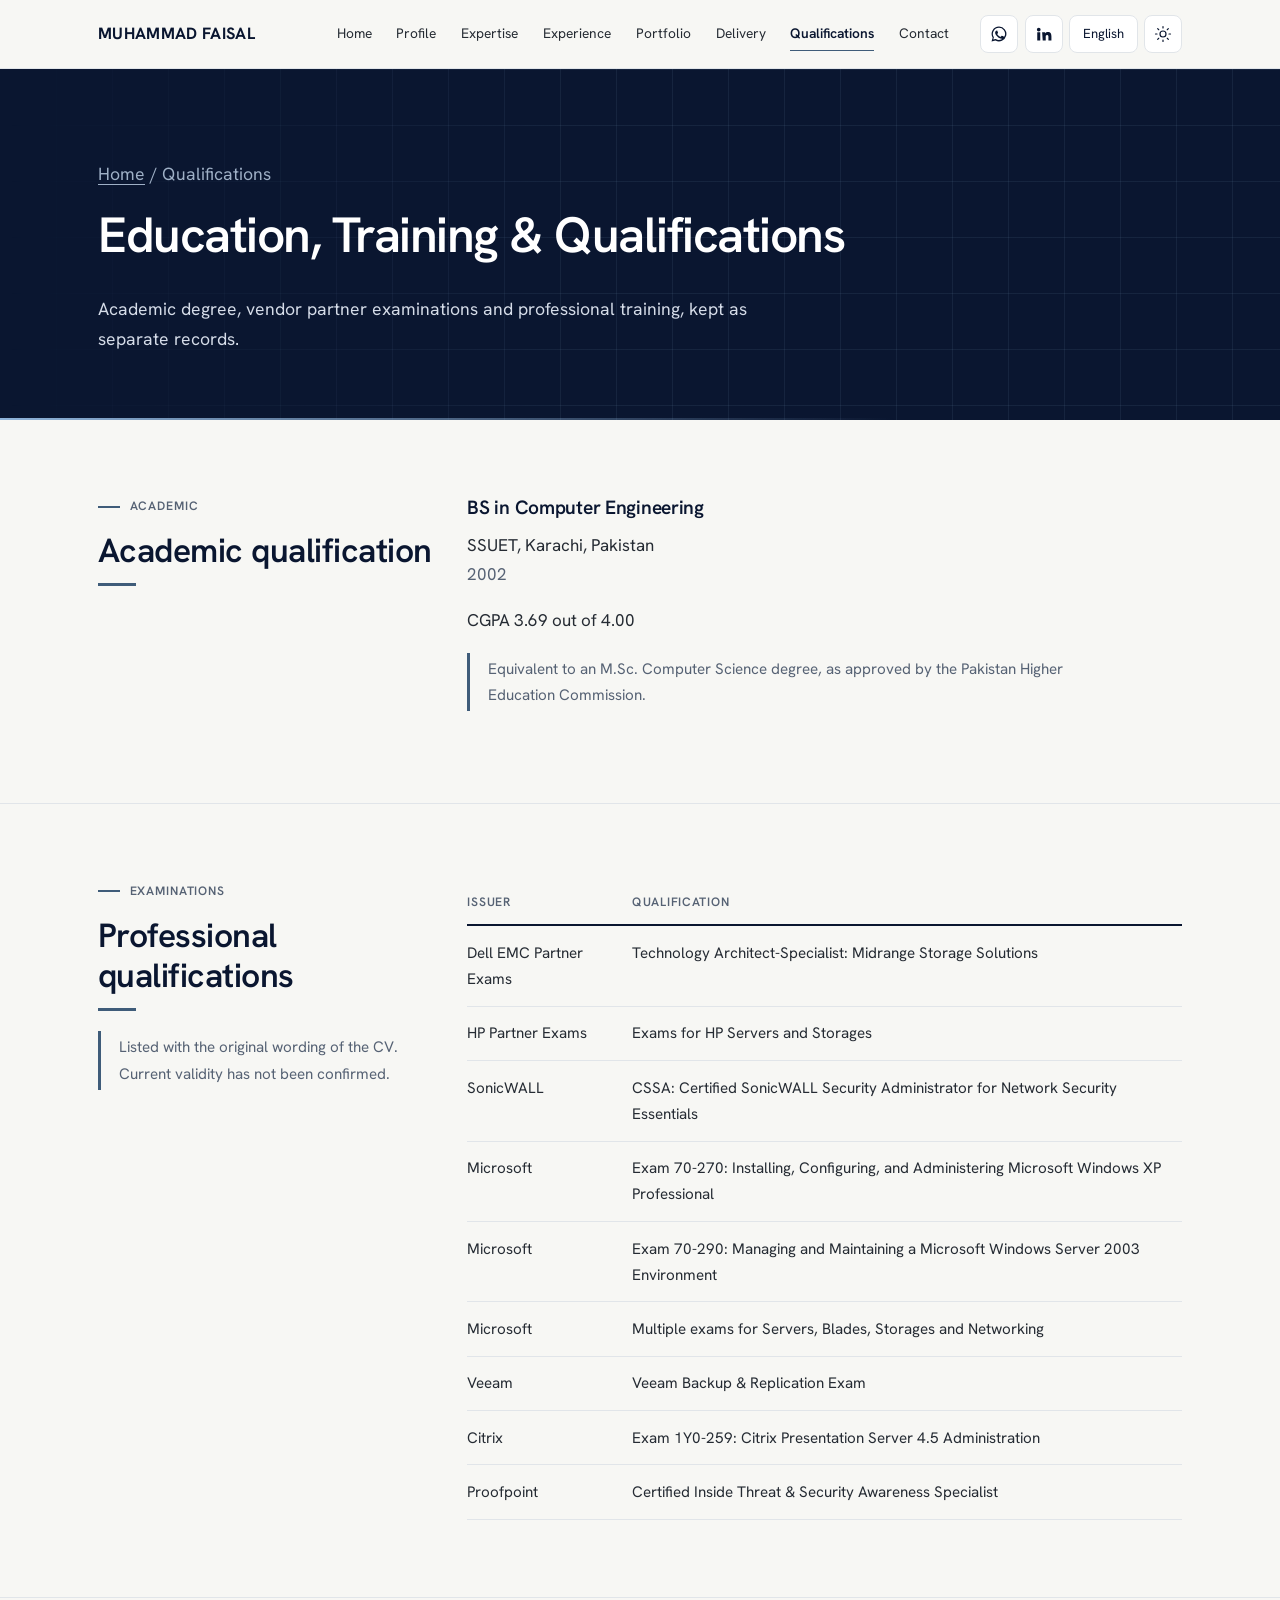
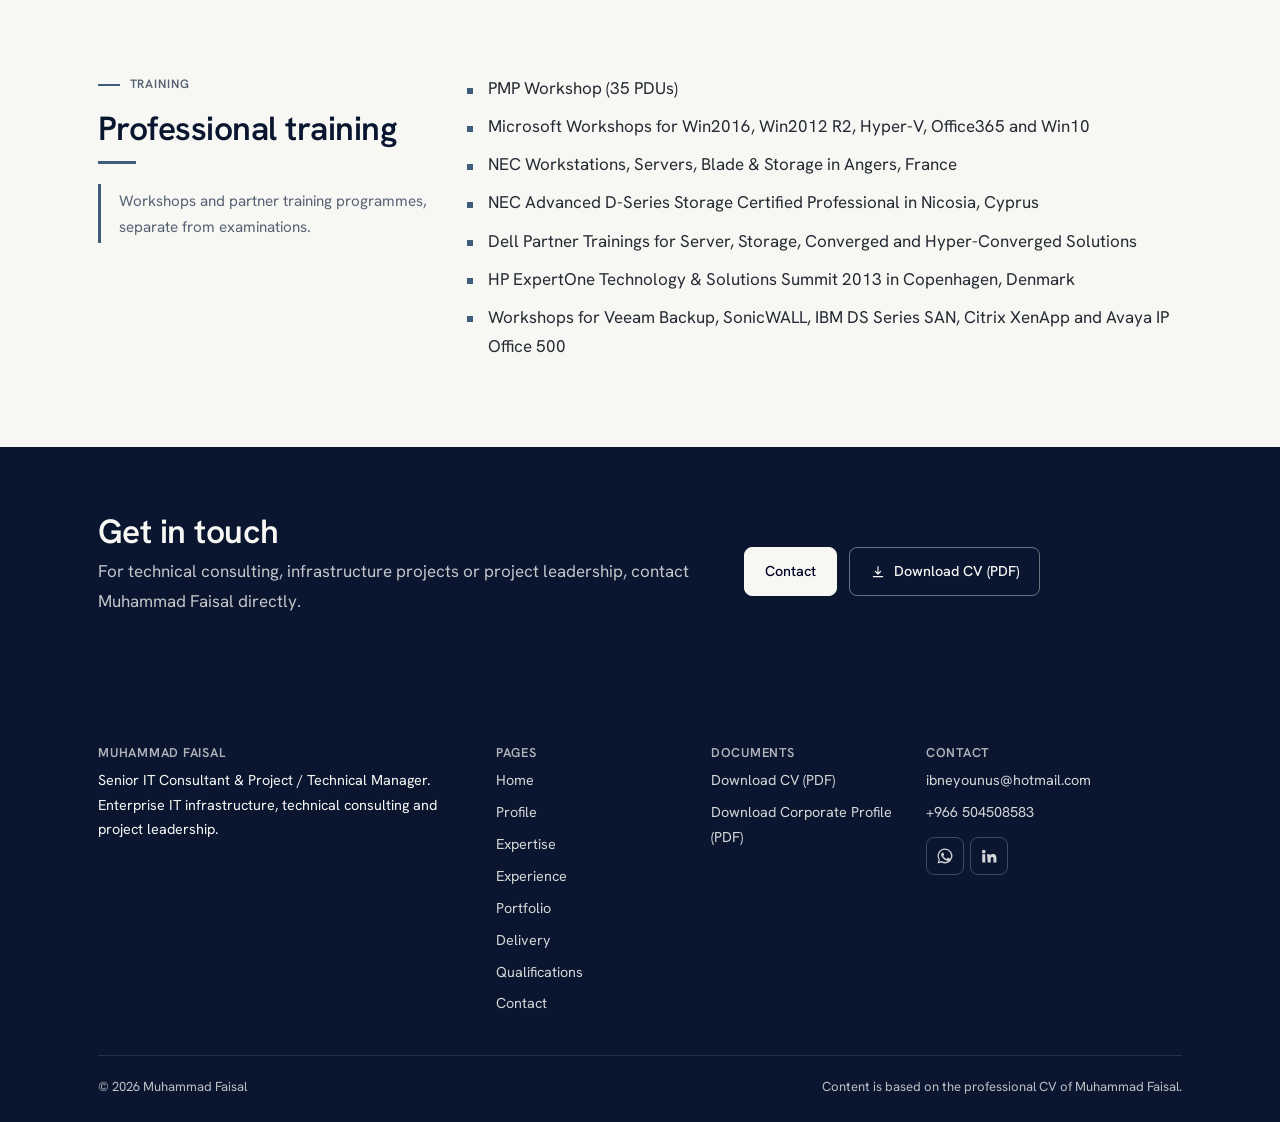
<file: qualifications.html>
<!DOCTYPE html>
<html lang="en" dir="ltr" data-theme="light">
<head>
<meta charset="utf-8">
<meta name="viewport" content="width=device-width, initial-scale=1">
<title data-i18n="meta.q.t">Education, Training &amp; Qualifications | Muhammad Faisal</title>
<meta name="description" content="Education, vendor partner examinations and professional training of Muhammad Faisal: BS Computer Engineering, Dell EMC, HP, Microsoft, SonicWALL, Veeam, Citrix, Proofpoint, PMP workshop." data-i18n-attr="content:meta.q.d">
<meta name="author" content="Muhammad Faisal">
<meta name="theme-color" content="#101B2D">
<link rel="canonical" href="https://www.example.com/qualifications.html">
<meta property="og:type" content="website">
<meta property="og:title" content="Education, Training &amp; Qualifications | Muhammad Faisal">
<meta property="og:description" content="Education, vendor partner examinations and professional training of Muhammad Faisal: BS Computer Engineering, Dell EMC, HP, Microsoft, SonicWALL, Veeam, Citrix, Proofpoint, PMP workshop.">
<meta property="og:url" content="https://www.example.com/qualifications.html">
<meta property="og:image" content="https://www.example.com/assets/img/og-image.png">
<meta name="twitter:card" content="summary_large_image">
<link rel="icon" href="assets/img/favicon.svg" type="image/svg+xml">
<link rel="preconnect" href="https://fonts.googleapis.com"><link rel="preconnect" href="https://fonts.gstatic.com" crossorigin>
<link rel="stylesheet" href="https://fonts.googleapis.com/css2?family=Hanken+Grotesk:wght@400;500;600;700&display=swap">
<link rel="stylesheet" href="css/style.css">
<script>(function(){try{var t=localStorage.getItem("theme");if(!t){t=matchMedia("(prefers-color-scheme: dark)").matches?"dark":"light"}document.documentElement.setAttribute("data-theme",t)}catch(e){}})();</script>
</head>
<body>
<a class="skip" href="#main" data-i18n="a11y.skip">Skip to main content</a>
<header class="site-header"><div class="wrap bar">
<a class="brand" href="index.html" aria-label="Muhammad Faisal, home"><b>MUHAMMAD FAISAL</b><span data-i18n="brand.sub">Senior IT Consultant &amp; Project / Technical Manager</span></a>
<nav class="nav" id="nav" data-i18n-attr="aria-label:a11y.nav" aria-label="Primary navigation"><a href="index.html" data-i18n="nav.home">Home</a><a href="profile.html" data-i18n="nav.profile">Profile</a><a href="expertise.html" data-i18n="nav.expertise">Expertise</a><a href="experience.html" data-i18n="nav.experience">Experience</a><a href="portfolio.html" data-i18n="nav.portfolio">Portfolio</a><a href="leadership.html" data-i18n="nav.leadership">Delivery</a><a href="qualifications.html" aria-current="page" data-i18n="nav.qualifications">Qualifications</a><a href="contact.html" data-i18n="nav.contact">Contact</a></nav>
<div class="tools">
<div class="socials head"><a class="ibtn" href="https://wa.me/966504508583?text=Hello%20Muhammad%2C%20I%20found%20your%20website." data-link="whatsapp" target="_blank" rel="noopener" data-i18n-attr="aria-label:a11y.wa" aria-label="Chat on WhatsApp"><svg class="fill" viewBox="0 0 24 24" aria-hidden="true"><path d="M12.04 2a9.9 9.9 0 0 0-8.5 14.9L2 22l5.25-1.4A9.9 9.9 0 1 0 12.04 2zm0 1.8a8.1 8.1 0 1 1-4.3 15l-.3-.2-3.1.8.85-3-.2-.32A8.1 8.1 0 0 1 12.04 3.8zM8.6 7.6c-.2 0-.5.1-.75.4-.25.3-1 1-1 2.4s1.05 2.8 1.2 3c.15.2 2.05 3.2 5 4.35 2.45.95 2.95.75 3.5.7.55-.05 1.75-.7 2-1.4.25-.7.25-1.3.17-1.4-.07-.12-.27-.2-.57-.35s-1.75-.87-2.02-.97c-.27-.1-.47-.15-.67.15-.2.3-.77.97-.94 1.17-.17.2-.35.22-.65.07-.3-.15-1.25-.46-2.4-1.47-.9-.8-1.5-1.77-1.67-2.07-.17-.3-.02-.46.13-.6.13-.13.3-.35.45-.52.15-.17.2-.3.3-.5.1-.2.05-.37-.02-.52-.07-.15-.67-1.65-.92-2.25-.24-.58-.5-.5-.67-.5z"/></svg></a><a class="ibtn" href="#" data-link="linkedin" target="_blank" rel="noopener" hidden data-i18n-attr="aria-label:a11y.in" aria-label="LinkedIn profile"><svg class="fill" viewBox="0 0 24 24" aria-hidden="true"><path d="M4.98 3.5a2.5 2.5 0 1 1 0 5 2.5 2.5 0 0 1 0-5zM3 9.75h4v11H3zM9.5 9.75h3.8v1.5h.05c.53-1 1.83-1.85 3.77-1.85 4 0 4.78 2.55 4.78 5.9v5.45h-4v-4.85c0-1.16-.02-2.65-1.7-2.65s-1.9 1.27-1.9 2.57v4.93h-4z"/></svg></a></div>
<div class="lang"><label class="sr-only" for="lang" data-i18n="a11y.lang">Language</label><select id="lang" name="lang"><option value="en">English</option><option value="ar">العربية</option><option value="ur">اردو</option><option value="fa">فارسی</option><option value="zh">中文</option><option value="ja">日本語</option><option value="ko">한국어</option></select></div>
<button class="ibtn theme" type="button" id="theme" data-i18n-attr="aria-label:a11y.theme" aria-label="Switch between light and dark mode"><svg class="sun" viewBox="0 0 24 24" aria-hidden="true"><circle cx="12" cy="12" r="4"/><path d="M12 2v2M12 20v2M4.9 4.9l1.4 1.4M17.7 17.7l1.4 1.4M2 12h2M20 12h2M4.9 19.1l1.4-1.4M17.7 6.3l1.4-1.4"/></svg><svg class="moon" viewBox="0 0 24 24" aria-hidden="true"><path d="M21 12.8A9 9 0 1 1 11.2 3a7 7 0 0 0 9.8 9.8z"/></svg></button>
<button class="ibtn menu-btn" type="button" id="menu" aria-controls="nav" aria-expanded="false" data-i18n-attr="aria-label:a11y.menu" aria-label="Open or close menu"><svg viewBox="0 0 24 24" aria-hidden="true"><path d="M4 7h16M4 12h16M4 17h16"/></svg></button>
</div></div></header>
<main id="main">
<div class="page-head"><div class="wrap">
<p class="crumb"><a href="index.html" data-i18n="nav.home">Home</a> / <span data-i18n="nav.qualifications">Qualifications</span></p>
<h1 data-i18n="q.h">Education, Training &amp; Qualifications</h1>
<p class="lead" data-i18n="q.p">Academic degree, vendor partner examinations and professional training, kept as separate records.</p>
</div></div>
<section><div class="wrap grid">
<div class="side"><p class="label" data-i18n="q.a.l">Academic</p><h2 data-i18n="q.a.h">Academic qualification</h2></div>
<div class="main"><h3 data-i18n="q.a.d">BS in Computer Engineering</h3><p style="margin:0">SSUET, Karachi, Pakistan</p><p style="color:var(--muted)">2002</p>
<p data-i18n="q.a.c">CGPA 3.69 out of 4.00</p>
<p class="note" data-i18n="q.a.e">Equivalent to an M.Sc. Computer Science degree, as approved by the Pakistan Higher Education Commission.</p></div></div></section>
<section class="rule"><div class="wrap grid">
<div class="side"><p class="label" data-i18n="q.q.l">Examinations</p><h2 data-i18n="q.q.h">Professional qualifications</h2>
<p class="note" data-i18n="q.q.n">Listed with the original wording of the CV. Current validity has not been confirmed.</p></div>
<div class="main"><div class="tscroll"><table><thead><tr><th scope="col" data-i18n="q.th1">Issuer</th><th scope="col" data-i18n="q.th2">Qualification</th></tr></thead><tbody><tr><td>Dell EMC Partner Exams</td><td data-i18n="q.r0">Technology Architect-Specialist: Midrange Storage Solutions</td></tr><tr><td>HP Partner Exams</td><td data-i18n="q.r1">Exams for HP Servers and Storages</td></tr><tr><td>SonicWALL</td><td data-i18n="q.r2">CSSA: Certified SonicWALL Security Administrator for Network Security Essentials</td></tr><tr><td>Microsoft</td><td data-i18n="q.r3">Exam 70-270: Installing, Configuring, and Administering Microsoft Windows XP Professional</td></tr><tr><td>Microsoft</td><td data-i18n="q.r4">Exam 70-290: Managing and Maintaining a Microsoft Windows Server 2003 Environment</td></tr><tr><td>Microsoft</td><td data-i18n="q.r5">Multiple exams for Servers, Blades, Storages and Networking</td></tr><tr><td>Veeam</td><td data-i18n="q.r6">Veeam Backup &amp; Replication Exam</td></tr><tr><td>Citrix</td><td data-i18n="q.r7">Exam 1Y0-259: Citrix Presentation Server 4.5 Administration</td></tr><tr><td>Proofpoint</td><td data-i18n="q.r8">Certified Inside Threat &amp; Security Awareness Specialist</td></tr></tbody></table></div></div></div></section>
<section class="rule"><div class="wrap grid">
<div class="side"><p class="label" data-i18n="q.t.l">Training</p><h2 data-i18n="q.t.h">Professional training</h2>
<p class="note" data-i18n="q.t.n">Workshops and partner training programmes, separate from examinations.</p></div>
<div class="main"><ul class="dots"><li data-i18n="q.t0">PMP Workshop (35 PDUs)</li><li data-i18n="q.t1">Microsoft Workshops for Win2016, Win2012 R2, Hyper-V, Office365 and Win10</li><li data-i18n="q.t2">NEC Workstations, Servers, Blade &amp; Storage in Angers, France</li><li data-i18n="q.t3">NEC Advanced D-Series Storage Certified Professional in Nicosia, Cyprus</li><li data-i18n="q.t4">Dell Partner Trainings for Server, Storage, Converged and Hyper-Converged Solutions</li><li data-i18n="q.t5">HP ExpertOne Technology &amp; Solutions Summit 2013 in Copenhagen, Denmark</li><li data-i18n="q.t6">Workshops for Veeam Backup, SonicWALL, IBM DS Series SAN, Citrix XenApp and Avaya IP Office 500</li></ul></div></div></section><section class="cta"><div class="wrap grid cta-grid">
<div class="cta-l"><h2 data-i18n="cta.h">Get in touch</h2><p data-i18n="cta.p">For technical consulting, infrastructure projects or project leadership, contact Muhammad Faisal directly.</p></div>
<div class="btns cta-r"><a class="btn" href="contact.html" data-i18n="cta.btn">Contact</a>
<a class="btn alt" href="assets/downloads/Muhammad_Faisal_CV.pdf" download data-link="cv"><svg viewBox="0 0 24 24" aria-hidden="true"><path d="M12 4v11m0 0-4-4m4 4 4-4M5 19h14"/></svg><span data-i18n="dl.cv">Download CV (PDF)</span></a></div>
</div></section>
</main>
<footer class="site-footer"><div class="wrap">
<div class="foot-grid">
<div><h4>Muhammad Faisal</h4><p data-i18n="foot.blurb">Senior IT Consultant &amp; Project / Technical Manager. Enterprise IT infrastructure, technical consulting and project leadership.</p></div>
<div><h4 data-i18n="foot.pages">Pages</h4><ul><li><a href="index.html" data-i18n="nav.home">Home</a></li><li><a href="profile.html" data-i18n="nav.profile">Profile</a></li><li><a href="expertise.html" data-i18n="nav.expertise">Expertise</a></li><li><a href="experience.html" data-i18n="nav.experience">Experience</a></li><li><a href="portfolio.html" data-i18n="nav.portfolio">Portfolio</a></li><li><a href="leadership.html" data-i18n="nav.leadership">Delivery</a></li><li><a href="qualifications.html" data-i18n="nav.qualifications">Qualifications</a></li><li><a href="contact.html" data-i18n="nav.contact">Contact</a></li></ul></div>
<div><h4 data-i18n="foot.docs">Documents</h4><ul>
<li><a href="assets/downloads/Muhammad_Faisal_CV.pdf" download data-link="cv" data-i18n="dl.cv">Download CV (PDF)</a></li>
<li><a href="assets/downloads/Muhammad_Faisal_Corporate_Profile.pdf" download data-link="profile" data-i18n="dl.profile">Download Corporate Profile (PDF)</a></li></ul></div>
<div><h4 data-i18n="foot.contact">Contact</h4><ul>
<li><a href="mailto:ibneyounus@hotmail.com" data-link="email">ibneyounus@hotmail.com</a></li>
<li><a href="tel:+966504508583" data-link="phone" dir="ltr">+966 504508583</a></li></ul>
<div style="margin-top:.8rem"><div class="socials "><a class="ibtn" href="https://wa.me/966504508583?text=Hello%20Muhammad%2C%20I%20found%20your%20website." data-link="whatsapp" target="_blank" rel="noopener" data-i18n-attr="aria-label:a11y.wa" aria-label="Chat on WhatsApp"><svg class="fill" viewBox="0 0 24 24" aria-hidden="true"><path d="M12.04 2a9.9 9.9 0 0 0-8.5 14.9L2 22l5.25-1.4A9.9 9.9 0 1 0 12.04 2zm0 1.8a8.1 8.1 0 1 1-4.3 15l-.3-.2-3.1.8.85-3-.2-.32A8.1 8.1 0 0 1 12.04 3.8zM8.6 7.6c-.2 0-.5.1-.75.4-.25.3-1 1-1 2.4s1.05 2.8 1.2 3c.15.2 2.05 3.2 5 4.35 2.45.95 2.95.75 3.5.7.55-.05 1.75-.7 2-1.4.25-.7.25-1.3.17-1.4-.07-.12-.27-.2-.57-.35s-1.75-.87-2.02-.97c-.27-.1-.47-.15-.67.15-.2.3-.77.97-.94 1.17-.17.2-.35.22-.65.07-.3-.15-1.25-.46-2.4-1.47-.9-.8-1.5-1.77-1.67-2.07-.17-.3-.02-.46.13-.6.13-.13.3-.35.45-.52.15-.17.2-.3.3-.5.1-.2.05-.37-.02-.52-.07-.15-.67-1.65-.92-2.25-.24-.58-.5-.5-.67-.5z"/></svg></a><a class="ibtn" href="#" data-link="linkedin" target="_blank" rel="noopener" hidden data-i18n-attr="aria-label:a11y.in" aria-label="LinkedIn profile"><svg class="fill" viewBox="0 0 24 24" aria-hidden="true"><path d="M4.98 3.5a2.5 2.5 0 1 1 0 5 2.5 2.5 0 0 1 0-5zM3 9.75h4v11H3zM9.5 9.75h3.8v1.5h.05c.53-1 1.83-1.85 3.77-1.85 4 0 4.78 2.55 4.78 5.9v5.45h-4v-4.85c0-1.16-.02-2.65-1.7-2.65s-1.9 1.27-1.9 2.57v4.93h-4z"/></svg></a></div></div></div>
</div>
<div class="legal"><span>&copy; 2026 Muhammad Faisal</span><span data-i18n="foot.legal">Content is based on the professional CV of Muhammad Faisal.</span></div>
</div></footer>
<script src="js/config.js"></script>
<script src="js/site.js"></script>
</body>
</html>
</file>
<file: css/style.css>
/* ==========================================================================
   Muhammad Faisal Portfolio: shared stylesheet
   Edit colours in the :root blocks below. Everything else follows from them.
   ========================================================================== */
:root{
  --bg:#F7F7F4; --surface:#FFFFFF; --ink:#101B2D; --text:#252B33; --muted:#566274;
  --accent:#3F5C79; --accent-soft:#E7EDF3; --line:#E1E5E9; --inverse-bg:#101B2D; --inverse-text:#F7F7F4;
  --focus:#2F5D8C; --accent-text:#3F5C79; --cta-bg:#101B2D;
  --font:"Hanken Grotesk","Segoe UI",system-ui,-apple-system,"Helvetica Neue",Arial,sans-serif;
  --maxw:1180px; --gut:clamp(1.25rem,4vw,3rem);
  --t:.35s ease;
}
:root[data-theme="dark"]{
  --bg:#000025; --surface:#07073A; --ink:#F7F1E3; --text:#E6E0D0; --muted:#AEB3C8;
  --accent:#006d57; --accent-text:#4FCBAA; --accent-soft:#0A1F3A; --line:#1B2350;
  --inverse-bg:#00001A; --inverse-text:#F7F1E3; --cta-bg:#006d57; --focus:#4FCBAA;
}
/* Language specific type stacks */
:root[lang="ar"],:root[lang="fa"]{--font:"Noto Naskh Arabic","Segoe UI",Tahoma,"Geeza Pro",Arial,sans-serif}
:root[lang="ur"]{--font:"Noto Nastaliq Urdu","Jameel Noori Nastaleeq","Segoe UI",Tahoma,Arial,sans-serif}
:root[lang="zh"]{--font:"PingFang SC","Microsoft YaHei","Noto Sans SC",sans-serif}
:root[lang="ja"]{--font:"Hiragino Sans","Yu Gothic","Meiryo","Noto Sans JP",sans-serif}
:root[lang="ko"]{--font:"Apple SD Gothic Neo","Malgun Gothic","Noto Sans KR",sans-serif}
:root[lang="ur"] body{line-height:2.1}
:root[lang="ur"] h1,:root[lang="ur"] h2,:root[lang="ur"] h3{line-height:1.9}

*,*::before,*::after{box-sizing:border-box}
html{scroll-behavior:smooth;-webkit-text-size-adjust:100%;scroll-padding-top:90px}
body{margin:0;background:var(--bg);color:var(--text);font-family:var(--font);font-size:clamp(15px,.35vw + 14px,17px);line-height:1.72;
  transition:background-color var(--t),color var(--t);-webkit-font-smoothing:antialiased}
img,svg{max-width:100%;display:block}
a{color:var(--accent-text);text-underline-offset:4px;text-decoration-thickness:1px;transition:color .2s}
a:hover{color:var(--ink)}
h1,h2,h3,h4{color:var(--ink);font-weight:600;line-height:1.2;margin:0 0 .6em;letter-spacing:-.015em;transition:color var(--t)}
h1{font-size:clamp(2rem,1.2rem + 3vw,3.1rem);letter-spacing:-.03em}
h2{font-size:clamp(1.5rem,1.1rem + 1.4vw,2.1rem)}
h3{font-size:1.2rem;font-weight:600}
h4{font-size:1rem;font-weight:600}
p{margin:0 0 1em;max-width:68ch}
ul{margin:0;padding:0;list-style:none}
:focus-visible{outline:2px solid var(--focus);outline-offset:3px;border-radius:2px}
.skip{position:absolute;inset-inline-start:1rem;top:-4rem;background:var(--ink);color:var(--bg);padding:.6rem 1rem;z-index:200;border-radius:4px}
.skip:focus{top:1rem}
.wrap{max-width:var(--maxw);margin-inline:auto;padding-inline:var(--gut)}
.sr-only{position:absolute;width:1px;height:1px;overflow:hidden;clip:rect(0 0 0 0);white-space:nowrap}

/* ---------- Header ---------- */
.site-header{position:sticky;top:0;z-index:100;background:color-mix(in srgb,var(--bg) 94%,transparent);backdrop-filter:saturate(1.2) blur(8px);
  border-bottom:1px solid var(--line);transition:background-color var(--t),border-color var(--t)}
.bar{display:flex;align-items:center;gap:1.25rem;min-height:68px}
.brand{display:flex;flex-direction:column;text-decoration:none;color:var(--ink);line-height:1.15;margin-inline-end:auto}
.brand b{font-weight:700;font-size:1.02rem;letter-spacing:.02em}
.brand span{font-size:.72rem;color:var(--muted);letter-spacing:.02em}
.nav{display:flex;gap:.15rem;align-items:center}
.nav a{padding:.5rem .7rem;font-size:.86rem;text-decoration:none;color:var(--text);position:relative;white-space:nowrap}
.nav a::after{content:"";position:absolute;inset-inline:.7rem;bottom:.2rem;height:1px;background:var(--accent);transform:scaleX(0);transform-origin:left;transition:transform .25s}
.nav a:hover::after,.nav a[aria-current="page"]::after{transform:scaleX(1)}
.nav a[aria-current="page"]{color:var(--ink);font-weight:600}
.tools{display:flex;gap:.4rem;align-items:center}
.ibtn{display:inline-flex;align-items:center;justify-content:center;width:38px;height:38px;border:1px solid var(--line);background:var(--surface);color:var(--ink);
  border-radius:4px;cursor:pointer;transition:background-color .25s,color .25s,border-color .25s,transform .25s;text-decoration:none}
.ibtn:hover{background:var(--ink);color:var(--bg);border-color:var(--ink);transform:translateY(-2px)}
.ibtn svg{width:18px;height:18px;fill:none;stroke:currentColor;stroke-width:1.6;stroke-linecap:round;stroke-linejoin:round}
.ibtn svg.fill{fill:currentColor;stroke:none}
.theme .moon{display:none}
:root[data-theme="dark"] .theme .sun{display:none}
:root[data-theme="dark"] .theme .moon{display:block}
.lang select{appearance:none;height:38px;padding:0 .8rem;border:1px solid var(--line);background:var(--surface);color:var(--ink);border-radius:4px;font:inherit;font-size:.82rem;cursor:pointer}
.lang select:hover{border-color:var(--accent)}
.menu-btn{display:none}
.socials{display:flex;gap:.4rem}
[hidden]{display:none!important}

@media (max-width:1180px){
  .menu-btn{display:inline-flex}
  .socials.head{display:none}
  .nav{position:absolute;inset-inline:0;top:100%;background:var(--bg);flex-direction:column;align-items:stretch;padding:.5rem var(--gut) 1.25rem;border-bottom:1px solid var(--line);display:none;max-height:calc(100vh - 70px);overflow:auto}
  .nav.open{display:flex}
  .nav a{padding:.85rem 0;border-bottom:1px solid var(--line);font-size:1rem}
  .nav a::after{display:none}
}

/* ---------- Layout blocks ---------- */
section{padding-block:clamp(3rem,6vw,5.5rem)}
.rule{border-top:1px solid var(--line)}
.grid{display:grid;grid-template-columns:repeat(12,1fr);gap:1.5rem}
.side{grid-column:1/span 4}
.main{grid-column:5/span 8}
@media (max-width:860px){.side,.main{grid-column:1/-1}.grid{gap:1rem}}
.label{font-size:.76rem;letter-spacing:.07em;text-transform:uppercase;color:var(--muted);font-weight:600;margin-bottom:.8rem}
:root[lang="ar"] .label,:root[lang="fa"] .label,:root[lang="ur"] .label,:root[lang="zh"] .label,:root[lang="ja"] .label,:root[lang="ko"] .label{letter-spacing:0;text-transform:none}
.lead{font-size:clamp(1.05rem,.9rem + .5vw,1.25rem);line-height:1.7;color:var(--text)}

.page-head{padding-block:clamp(3rem,7vw,6rem) clamp(2rem,4vw,3rem);border-bottom:1px solid var(--line)}
.page-head p{font-size:1.1rem}
.crumb{font-size:.82rem;color:var(--muted);margin-bottom:1rem}
.crumb a{color:var(--muted)}

/* Hero (home) */
.hero{padding-block:clamp(3rem,8vw,7rem) clamp(3rem,6vw,5rem)}
.hero .grid{align-items:end}
.hero-copy{grid-column:1/span 7}
.hero-aside{grid-column:9/span 4}
@media (max-width:980px){.hero-copy,.hero-aside{grid-column:1/-1}}
.role{font-size:clamp(1.1rem,.9rem + .8vw,1.5rem);color:var(--accent-text);font-weight:500;margin-bottom:1.2rem}
.btns{display:flex;flex-wrap:wrap;gap:.7rem;margin-top:1.8rem}
.btn{display:inline-flex;align-items:center;gap:.5rem;padding:.7rem 1.25rem;border-radius:4px;font-size:.9rem;font-weight:500;text-decoration:none;border:1px solid var(--ink);
  background:var(--ink);color:var(--bg);transition:background-color .25s,color .25s,border-color .25s,transform .25s;cursor:pointer;font-family:inherit}
.btn:hover{background:var(--accent);border-color:var(--accent);color:#fff;transform:translateY(-2px)}
.btn.alt{background:var(--surface);color:var(--ink);border-color:var(--line)}
.btn.alt:hover{border-color:var(--accent-text);color:var(--accent-text);background:var(--surface)}
.btn svg{width:16px;height:16px;fill:none;stroke:currentColor;stroke-width:1.7;stroke-linecap:round;stroke-linejoin:round}
:root[data-theme="dark"] .btn{background:var(--accent);border-color:var(--accent);color:#F7F1E3}
:root[data-theme="dark"] .btn:hover{background:#00876b;border-color:#00876b;color:#fff}
:root[data-theme="dark"] .btn.alt{background:var(--surface);color:var(--ink);border-color:var(--line)}

.ledger{border-top:2px solid var(--ink);margin:0}
.ledger div{padding:.9rem 0;border-bottom:1px solid var(--line)}
.ledger dt{font-size:.78rem;color:var(--muted);margin:0}
.ledger dd{margin:0;font-weight:600;color:var(--ink)}
.big{font-size:clamp(2.6rem,2rem + 3vw,4.2rem);line-height:1;font-weight:600;color:var(--ink);letter-spacing:-.04em}

/* Decorative rack elevation, drawn in CSS */
.rack{margin-top:2.5rem;display:grid;gap:3px;max-width:230px;opacity:.9}
.rack i{display:block;height:9px;border:1px solid var(--line);background:var(--surface);position:relative}
.rack i::after{content:"";position:absolute;inset-inline-end:6px;top:2px;width:4px;height:3px;background:var(--accent);opacity:.8}
.rack i:nth-child(3n){height:15px}
.rack i:nth-child(5n)::after{background:var(--ink)}

/* Lists */
.rows>li,.rows>div{padding:1.4rem 0;border-top:1px solid var(--line);display:grid;grid-template-columns:repeat(12,1fr);gap:1.5rem}
.rows>li:last-child,.rows>div:last-child{border-bottom:1px solid var(--line)}
.rows .k{grid-column:1/span 4}
.rows .v{grid-column:5/span 8}
.rows .k h3{margin:0}
.rows .v p:last-child{margin-bottom:0}
@media (max-width:860px){.rows .k,.rows .v{grid-column:1/-1}.rows>li,.rows>div{gap:.4rem}}
.dots li{position:relative;padding-inline-start:1.3rem;margin-bottom:.55rem;max-width:72ch}
.dots li::before{content:"";position:absolute;inset-inline-start:0;top:.78em;width:6px;height:6px;background:var(--accent);border-radius:50%}
.tags{display:flex;flex-wrap:wrap;gap:.45rem;margin-top:.9rem}
.tags li{font-size:.78rem;padding:.2rem .65rem;border:1px solid var(--line);border-radius:3px;color:var(--muted);background:var(--surface);transition:border-color .2s,color .2s}
.tags li:hover{border-color:var(--accent-text);color:var(--accent-text)}
.note{border-inline-start:3px solid var(--accent);padding:.2rem 0 .2rem 1.1rem;color:var(--muted);font-size:.95rem;max-width:70ch}

/* Timeline */
.timeline{position:relative;margin:0;padding:0}
.timeline::before{content:"";position:absolute;inset-inline-start:7px;top:6px;bottom:6px;width:1px;background:var(--line)}
.tl-item{position:relative;padding-inline-start:2.6rem;padding-bottom:3rem}
.tl-item::before{content:"";position:absolute;inset-inline-start:0;top:.55rem;width:15px;height:15px;border-radius:50%;background:var(--bg);border:2px solid var(--accent)}
.tl-item.current::before{background:var(--accent)}
.tl-item time{display:block;font-size:.85rem;color:var(--muted);margin-bottom:.2rem}
.tl-item h3{margin-bottom:.1rem}
.tl-item .org{color:var(--accent-text);font-weight:500;margin-bottom:1rem}
.status{display:inline-block;font-size:.72rem;border:1px solid var(--accent-text);color:var(--accent-text);padding:.05rem .55rem;border-radius:3px;margin-inline-start:.6rem;vertical-align:middle}

/* Expandable details */
details{border-top:1px solid var(--line);padding:1rem 0}
details:last-of-type{border-bottom:1px solid var(--line)}
summary{cursor:pointer;font-weight:600;color:var(--ink);list-style:none;display:flex;justify-content:space-between;gap:1rem;align-items:center}
summary::-webkit-details-marker{display:none}
summary::after{content:"+";font-size:1.4rem;color:var(--accent-text);line-height:1}
details[open] summary::after{content:"\2212"}
details>div{padding-top:.9rem}

/* Teasers and CTA */
.teasers{display:grid;grid-template-columns:repeat(auto-fit,minmax(240px,1fr));border-top:1px solid var(--line);border-inline-start:1px solid var(--line)}
.teasers a{display:block;padding:1.6rem;border-inline-end:1px solid var(--line);border-bottom:1px solid var(--line);text-decoration:none;color:var(--text);transition:background-color .3s}
.teasers a:hover{background:var(--surface)}
.teasers h3{transition:color .25s}
.teasers a:hover h3{color:var(--accent)}
.teasers p{font-size:.92rem;color:var(--muted);margin:0}
.cta{background:var(--cta-bg);color:var(--inverse-text);padding-block:clamp(2.5rem,5vw,4rem)}
.cta h2{color:var(--inverse-text);margin-bottom:.4rem}
.cta p{color:color-mix(in srgb,var(--inverse-text) 78%,transparent)}
.cta .btn,:root[data-theme="dark"] .cta .btn{background:var(--inverse-text);color:#000025;border-color:var(--inverse-text)}
.cta .btn:hover,:root[data-theme="dark"] .cta .btn:hover{background:#fff;color:#101B2D;border-color:#fff}
.cta .btn.alt,:root[data-theme="dark"] .cta .btn.alt{background:transparent;color:var(--inverse-text);border-color:color-mix(in srgb,var(--inverse-text) 40%,transparent)}
.cta .btn.alt:hover,:root[data-theme="dark"] .cta .btn.alt:hover{border-color:#fff;color:#fff;background:transparent}

/* Tables */
table{width:100%;border-collapse:collapse;font-size:.95rem}
th{text-align:start;font-size:.76rem;letter-spacing:.06em;text-transform:uppercase;color:var(--muted);padding:.7rem .8rem .7rem 0;border-bottom:2px solid var(--ink);font-weight:600}
td{padding:.85rem .8rem .85rem 0;border-bottom:1px solid var(--line);vertical-align:top}
tbody tr:hover{background:var(--surface)}
.tscroll{overflow-x:auto}

/* Forms */
.form{display:grid;gap:1.1rem;max-width:620px}
.field label{display:block;font-size:.88rem;font-weight:600;color:var(--ink);margin-bottom:.35rem}
.field input,.field textarea{width:100%;padding:.75rem .9rem;border:1px solid var(--line);background:var(--surface);color:var(--ink);border-radius:4px;font:inherit;transition:border-color .2s}
.field input:hover,.field textarea:hover{border-color:var(--accent)}
.field textarea{min-height:150px;resize:vertical}
.hp{position:absolute;inset-inline-start:-9999px;height:0;overflow:hidden}
.status-msg{padding:.8rem 1rem;border:1px solid var(--line);border-inline-start:3px solid var(--accent);background:var(--surface);display:none}
.status-msg.show{display:block}

/* Footer */
.site-footer{background:var(--inverse-bg);color:var(--inverse-text);padding-block:3rem 1.5rem;font-size:.9rem}
.site-footer a{color:var(--inverse-text);opacity:.85;text-decoration:none}
.site-footer a:hover{opacity:1;text-decoration:underline;color:#fff}
.foot-grid{display:grid;grid-template-columns:2fr 1fr 1fr 1.4fr;gap:2rem}
@media (max-width:860px){.foot-grid{grid-template-columns:1fr 1fr}}
@media (max-width:520px){.foot-grid{grid-template-columns:1fr}}
.site-footer h4{color:var(--inverse-text);font-size:.8rem;letter-spacing:.06em;text-transform:uppercase;opacity:.7}
:root[lang="ar"] .site-footer h4,:root[lang="fa"] .site-footer h4,:root[lang="ur"] .site-footer h4,:root[lang="zh"] .site-footer h4,:root[lang="ja"] .site-footer h4,:root[lang="ko"] .site-footer h4{text-transform:none;letter-spacing:0}
.site-footer li{margin-bottom:.45rem}
.site-footer .ibtn{background:transparent;color:var(--inverse-text);border-color:rgba(255,255,255,.25)}
.site-footer .ibtn:hover{background:var(--inverse-text);color:#101B2D}
.legal{border-top:1px solid rgba(255,255,255,.14);margin-top:2rem;padding-top:1.2rem;display:flex;justify-content:space-between;flex-wrap:wrap;gap:.5rem;opacity:.75;font-size:.82rem}

/* One orchestrated page-load moment: the hero settles in once */
@keyframes rise{from{opacity:0;transform:translateY(14px)}to{opacity:1;transform:none}}
.hero-copy{animation:rise .8s ease both}
.hero-aside{animation:rise .8s .15s ease both}
@media (prefers-reduced-motion:reduce){*,*::before,*::after{animation:none!important;transition:none!important;scroll-behavior:auto!important}}
@media print{.site-header,.site-footer,.cta,.btns,.skip{display:none}body{background:#fff;color:#000}}

/* Smooth light/dark transformation: all colours glide for half a second after the toggle is pressed */
.theme-anim,.theme-anim *,.theme-anim *::before,.theme-anim *::after{transition:background-color .45s ease,color .45s ease,border-color .45s ease,fill .45s ease,stroke .45s ease!important}
/* Icon hover: colour shift and small lift */
.ibtn:hover svg{transform:scale(1.08)}
.ibtn svg{transition:transform .25s}
/* Right to left languages: mirror directional details */
:root[dir="rtl"] .nav a::after{transform-origin:right}
:root[dir="rtl"] .note{padding:.2rem 1.1rem .2rem 0}
:root[dir="rtl"] th,:root[dir="rtl"] td{padding:.85rem 0 .85rem .8rem}

/* Call to action layout */
.cta-grid{align-items:center}
.cta-l{grid-column:1/span 7}
.cta-r{grid-column:8/-1;margin:0;justify-content:flex-start}
@media (max-width:860px){.cta-l,.cta-r{grid-column:1/-1}.cta-r{margin-top:1rem}}
@media (max-width:520px){.brand span{display:none}}
/* Rack motif: clearer proportions */
.rack{max-width:100%;width:100%;gap:4px}
.rack i{height:14px}
.rack i:nth-child(3n){height:24px}
.rack i::after{width:6px;height:4px;top:4px;inset-inline-end:10px}
.rack i::before{content:"";position:absolute;inset-inline-start:10px;top:5px;width:34px;height:2px;background:var(--line)}

/* Dark mode: corporate navy and green details */
:root[data-theme="dark"] .ledger{border-top-color:var(--accent)}
:root[data-theme="dark"] .page-head{border-bottom-color:var(--accent)}
:root[data-theme="dark"] .site-footer{border-top:3px solid var(--accent)}
:root[data-theme="dark"] .tl-item::before{background:var(--bg);border-color:var(--accent-text)}
:root[data-theme="dark"] .tl-item.current::before{background:var(--accent-text)}
:root[data-theme="dark"] .dots li::before{background:var(--accent-text)}
:root[data-theme="dark"] .teasers a:hover{background:var(--surface);box-shadow:inset 3px 0 0 var(--accent)}
:root[data-theme="dark"] .cta p{color:#EDE7D6}
:root[data-theme="dark"] th{border-bottom-color:var(--accent)}
/* Header and rack refinements */
.brand b{white-space:nowrap}
@media (max-width:1500px){.brand span{display:none}}
.rack{gap:3px;margin-top:2rem}
.rack i{height:10px}.rack i:nth-child(3n){height:16px}
.rack i::after{top:2px}.rack i::before{top:3px}

/* =====================================================================
   PREMIUM CORPORATE LAYER: sharp geometry, navy hero band, purposeful motion
   ===================================================================== */
:root{--hero-bg:#0A1630;--hero-accent:#8FB4DA;--hero-grid:rgba(143,180,218,.09);--btn-fill:#3F5C79;--btn-base:var(--ink);
  --ink:#0A1630;--inverse-bg:#0A1630;--cta-bg:#0A1630}
:root[data-theme="dark"]{--hero-bg:#00001A;--hero-accent:#4FCBAA;--hero-grid:rgba(79,203,170,.075);--btn-fill:#00876b;--btn-base:var(--accent);--ink:#F7F1E3;--cta-bg:#006d57}

/* sharp geometry */
.btn,.ibtn,.lang select,.field input,.field textarea,.skip{border-radius:8px}
.status{border-radius:4px}
.tags li{border-radius:4px}
.tl-item::before{border-radius:0;transform:rotate(45deg);width:12px;height:12px;top:.62rem;inset-inline-start:1px}
.dots li::before{border-radius:0;width:6px;height:6px}

/* navy hero band with blueprint grid (both modes) */
.hero,.page-head{--ink:#F7F7F4;--text:#D5DCE8;--muted:#9FB0C6;--accent-text:var(--hero-accent);--line:rgba(255,255,255,.17);--surface:rgba(255,255,255,.05);--bg:#0A1630;--btn-base:#F7F7F4;--btn-fill:var(--hero-accent);
  position:relative;background-color:var(--hero-bg);color:var(--text);isolation:isolate;overflow:hidden;border-bottom:0}
:root[data-theme="dark"] .hero,:root[data-theme="dark"] .page-head{--ink:#F7F1E3;--bg:#00001A}
.hero::before,.page-head::before{content:"";position:absolute;inset:0;z-index:-1;
  background-image:linear-gradient(var(--hero-grid) 1px,transparent 1px),linear-gradient(90deg,var(--hero-grid) 1px,transparent 1px);
  background-size:56px 56px;-webkit-mask-image:linear-gradient(90deg,transparent,#000 45%,#000);mask-image:linear-gradient(90deg,transparent,#000 45%,#000)}
:root[dir="rtl"] .hero::before,:root[dir="rtl"] .page-head::before{-webkit-mask-image:linear-gradient(270deg,transparent,#000 45%,#000);mask-image:linear-gradient(270deg,transparent,#000 45%,#000)}
.hero::after,.page-head::after{content:"";position:absolute;inset-inline:0;bottom:0;height:2px;background:linear-gradient(90deg,var(--hero-accent),transparent 70%);transform-origin:left;animation:draw 1.4s .3s cubic-bezier(.2,.7,.2,1) both}
:root[dir="rtl"] .hero::after,:root[dir="rtl"] .page-head::after{transform-origin:right;background:linear-gradient(270deg,var(--hero-accent),transparent 70%)}
@keyframes draw{from{transform:scaleX(0)}to{transform:scaleX(1)}}
.hero h1,.page-head h1{color:#fff;text-shadow:none}
:root[data-theme="dark"] .hero h1,:root[data-theme="dark"] .page-head h1{color:#F7F1E3}
.hero .btn.alt,.page-head .btn.alt{background:rgba(255,255,255,.05);color:#fff;border-color:rgba(255,255,255,.3)}
.crumb a:hover{color:#fff}

/* section headings: precise accent bar */
.side h2::after{content:"";display:block;width:38px;height:3px;background:var(--accent-text);margin-top:.8rem;transform-origin:left;transition:width .6s ease}
.grid:hover .side h2::after{width:72px}
.label{display:flex;align-items:center;gap:.6rem}
.label::before{content:"";width:22px;height:2px;background:var(--accent-text);flex:none}

/* buttons: sliding fill */
.btn{position:relative;overflow:hidden;isolation:isolate}
.btn::before{content:"";position:absolute;inset:0;background:var(--btn-fill);transform:scaleX(0);transform-origin:left;transition:transform .42s cubic-bezier(.2,.7,.2,1);z-index:-1}
:root[dir="rtl"] .btn::before{transform-origin:right}
.btn:hover::before,.btn:focus-visible::before{transform:scaleX(1)}
:root[data-theme] .btn:hover{background:var(--btn-base);border-color:var(--btn-fill);color:#fff;transform:translateY(-2px);box-shadow:0 10px 22px -12px rgba(10,22,48,.55)}
:root[data-theme] .btn.alt:hover{background:var(--surface);border-color:var(--btn-fill);color:#fff}
.hero .btn:hover,.page-head .btn:hover,:root[data-theme] .hero .btn:hover,:root[data-theme] .hero .btn.alt:hover{color:#0A1630}
:root[data-theme="dark"] .hero .btn:hover{color:#000025}
.cta .btn::before{display:none}
:root[data-theme] .cta .btn:hover{background:#fff;color:#0A1630;border-color:#fff}
:root[data-theme] .cta .btn.alt:hover{background:transparent;color:#fff;border-color:#fff}

/* rows: left bar + tint on hover */
.rows>li,.rows>div{position:relative;transition:background-color .3s}
.rows>li::before,.rows>div::before{content:"";position:absolute;inset-block:0;inset-inline-start:-1rem;width:3px;background:var(--accent-text);transform:scaleY(0);transform-origin:top;transition:transform .35s ease}
.rows>li:hover,.rows>div:hover{background:linear-gradient(90deg,color-mix(in srgb,var(--accent-text) 7%,transparent),transparent 75%)}
.rows>li:hover::before,.rows>div:hover::before{transform:scaleY(1)}
.rows .k h3{transition:transform .35s ease,color .3s}
.rows>li:hover .k h3{transform:translateX(6px);color:var(--accent-text)}
:root[dir="rtl"] .rows>li:hover .k h3{transform:translateX(-6px)}
@media (max-width:860px){.rows>li::before,.rows>div::before{inset-inline-start:-.6rem}}
/* home expertise index links */
.main>ul>li>a h3{transition:color .25s,transform .3s}
.main>ul>li>a:hover h3{color:var(--accent-text);transform:translateX(6px)}
:root[dir="rtl"] .main>ul>li>a:hover h3{transform:translateX(-6px)}

/* teasers */
.teasers a{position:relative;overflow:hidden}
.teasers a::after{content:"";position:absolute;inset-inline:0;top:0;height:3px;background:var(--accent-text);transform:scaleX(0);transform-origin:left;transition:transform .4s ease}
.teasers a:hover::after{transform:scaleX(1)}
.teasers a:hover{transform:translateY(-3px);box-shadow:0 18px 30px -22px rgba(10,22,48,.5)}
.teasers a{transition:background-color .3s,transform .35s,box-shadow .35s}
.tags li{transition:border-color .2s,color .2s,transform .2s,background-color .2s}
.tags li:hover{transform:translateY(-2px);background:color-mix(in srgb,var(--accent-text) 10%,var(--surface))}
.brand b{transition:letter-spacing .35s}.brand:hover b{letter-spacing:.06em}
table tbody tr{transition:background-color .25s}
details summary{transition:color .25s}details summary:hover{color:var(--accent-text)}

/* data centre rack: status LEDs breathe */
.rack i::after{animation:led 3.2s ease-in-out infinite}
.rack i:nth-child(2n)::after{animation-delay:.7s}.rack i:nth-child(3n)::after{animation-delay:1.4s}.rack i:nth-child(5n)::after{animation-delay:2.1s;animation-duration:2.2s}
@keyframes led{0%,100%{opacity:.25}45%{opacity:1;box-shadow:0 0 6px var(--hero-accent)}}
.rack i{transition:border-color .3s}.rack:hover i{border-color:var(--hero-accent)}

/* current role: pulsing marker */
.tl-item.current::before{animation:ping 2.6s ease-out infinite}
@keyframes ping{0%{box-shadow:0 0 0 0 color-mix(in srgb,var(--accent-text) 55%,transparent)}80%,100%{box-shadow:0 0 0 12px transparent}}

/* staggered hero entrance */
.hero-copy{animation:none}
.hero-copy>*,.page-head .wrap>*{animation:rise .8s cubic-bezier(.2,.7,.2,1) both}
.hero-copy>:nth-child(2),.page-head .wrap>:nth-child(2){animation-delay:.12s}
.hero-copy>:nth-child(3),.page-head .wrap>:nth-child(3){animation-delay:.24s}
.hero-copy>:nth-child(4){animation-delay:.36s}.hero-copy>:nth-child(5){animation-delay:.48s}.hero-copy>:nth-child(6){animation-delay:.6s}
.hero-aside{animation-delay:.3s}

/* header: compacts and gains a shadow on scroll; reading progress bar */
.bar{transition:min-height .3s}
.site-header.scrolled .bar{min-height:58px}
.site-header{transition:box-shadow .3s,background-color var(--t),border-color var(--t)}
.site-header.scrolled{box-shadow:0 10px 30px -18px rgba(10,22,48,.45)}
.progress{position:fixed;top:0;inset-inline:0;height:3px;background:linear-gradient(90deg,var(--accent-text),var(--hero-accent));transform:scaleX(0);transform-origin:0 50%;z-index:300;pointer-events:none}
:root[dir="rtl"] .progress{transform-origin:100% 50%}

/* scroll reveal (only when JavaScript is running) */
.js .reveal{opacity:0;transform:translateY(24px);transition:opacity .85s cubic-bezier(.2,.7,.2,1),transform .85s cubic-bezier(.2,.7,.2,1);transition-delay:var(--d,0ms)}
.js .reveal.in{opacity:1;transform:none}
@media (prefers-reduced-motion:reduce){.js .reveal{opacity:1;transform:none}.progress{display:none}}
@media print{.js .reveal{opacity:1!important;transform:none!important}.hero,.page-head{background:#fff;--ink:#000;--text:#000;--muted:#333}.hero h1,.page-head h1{color:#000}}
.route.active{animation:fade .5s ease both}
@keyframes fade{from{opacity:0}to{opacity:1}}
/* Narrow phones: keep the header inside the screen */
@media (max-width:520px){.bar{gap:.5rem}.brand b{font-size:.88rem;letter-spacing:.01em}.tools{gap:.3rem}.lang select{padding:0 .45rem;font-size:.78rem}.ibtn{width:36px;height:36px}}
@media (max-width:360px){.brand b{font-size:.78rem}.lang select{width:62px;padding:0 .25rem;font-size:.72rem}.ibtn{width:34px;height:34px}.bar{gap:.35rem}}
</file>
